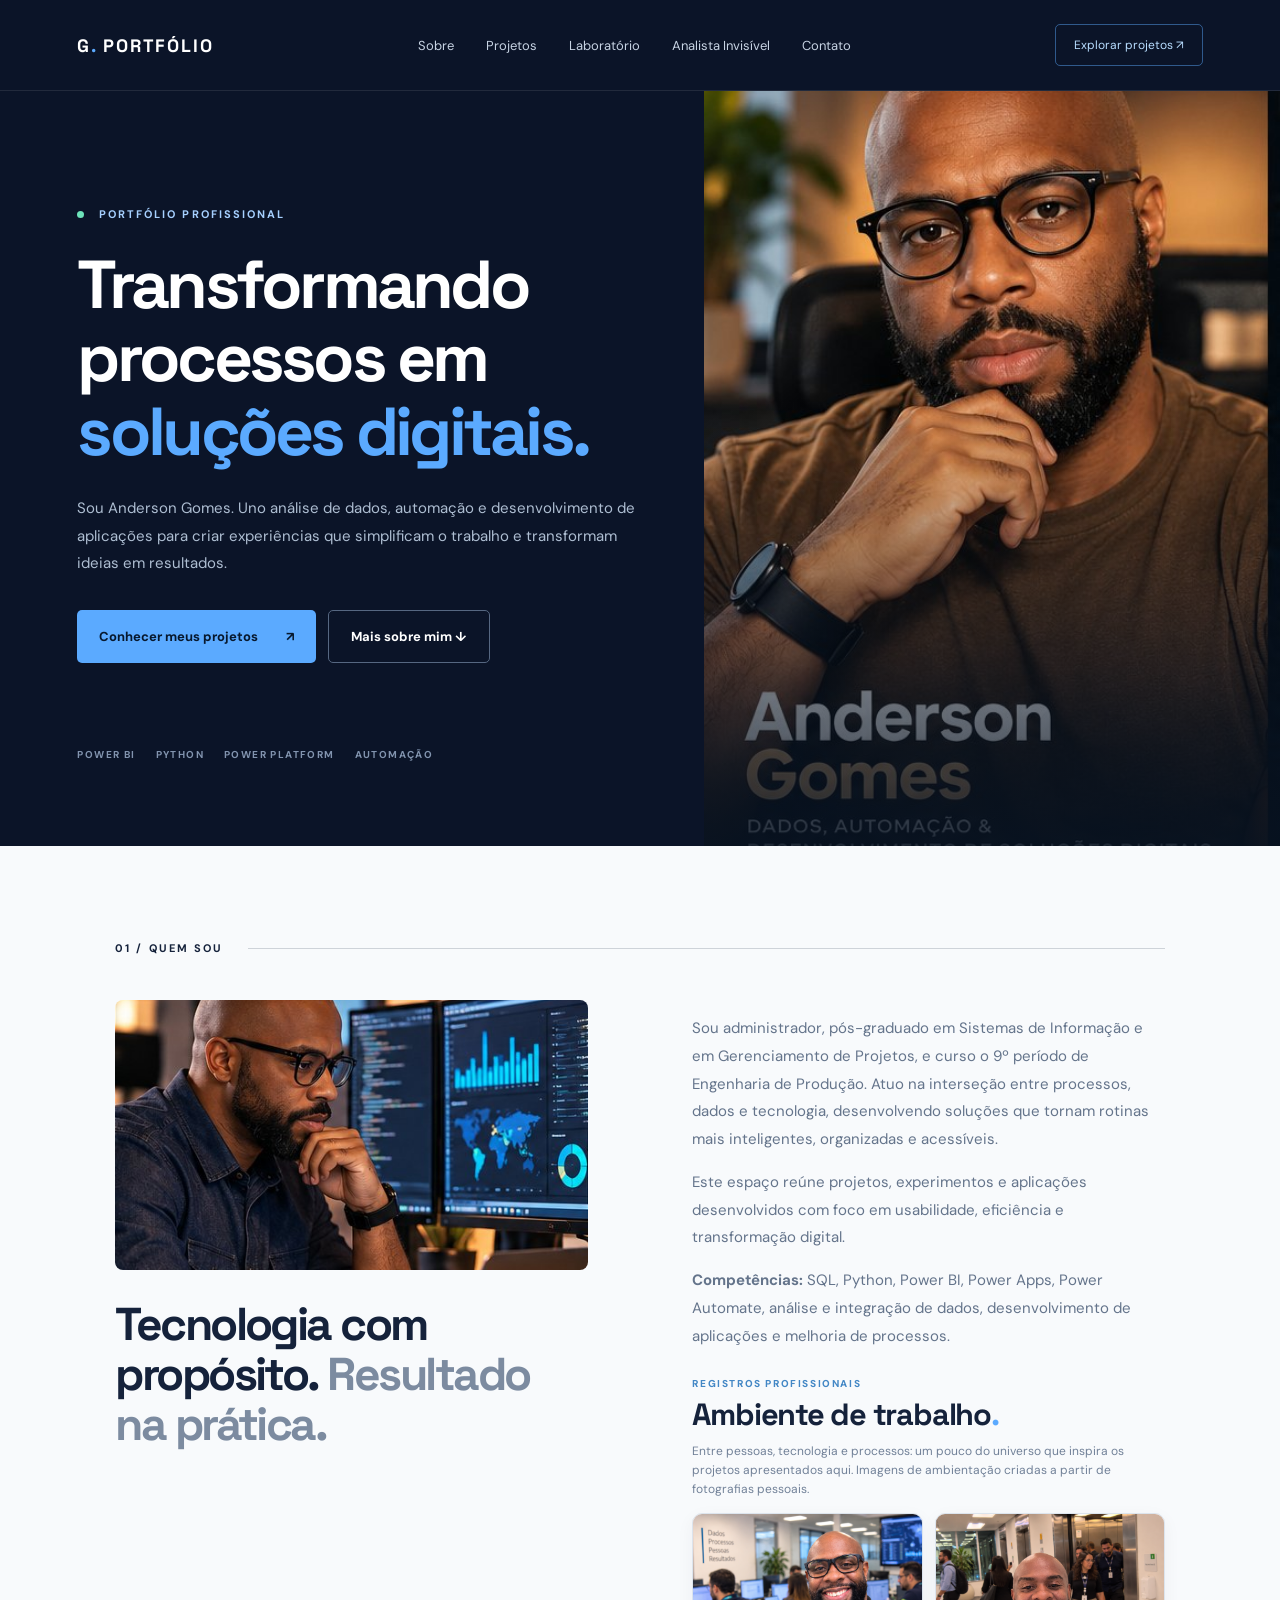
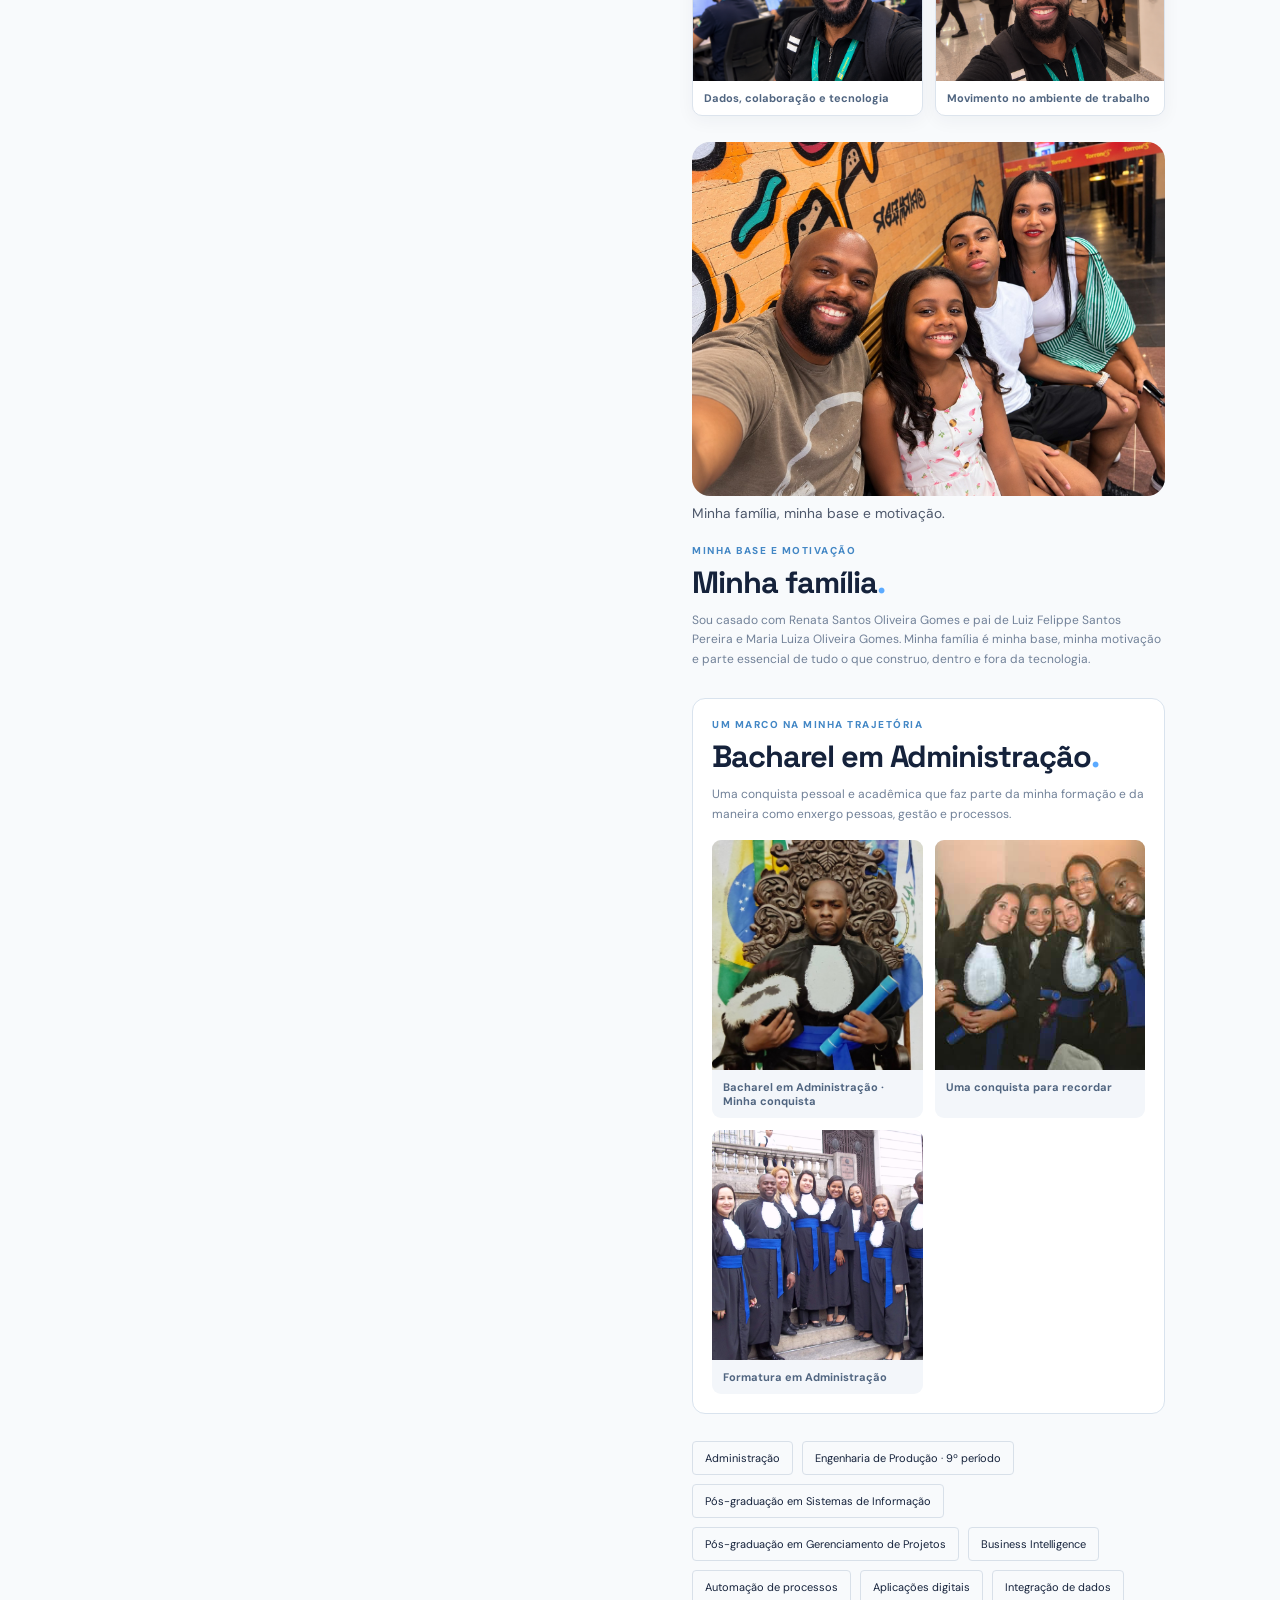
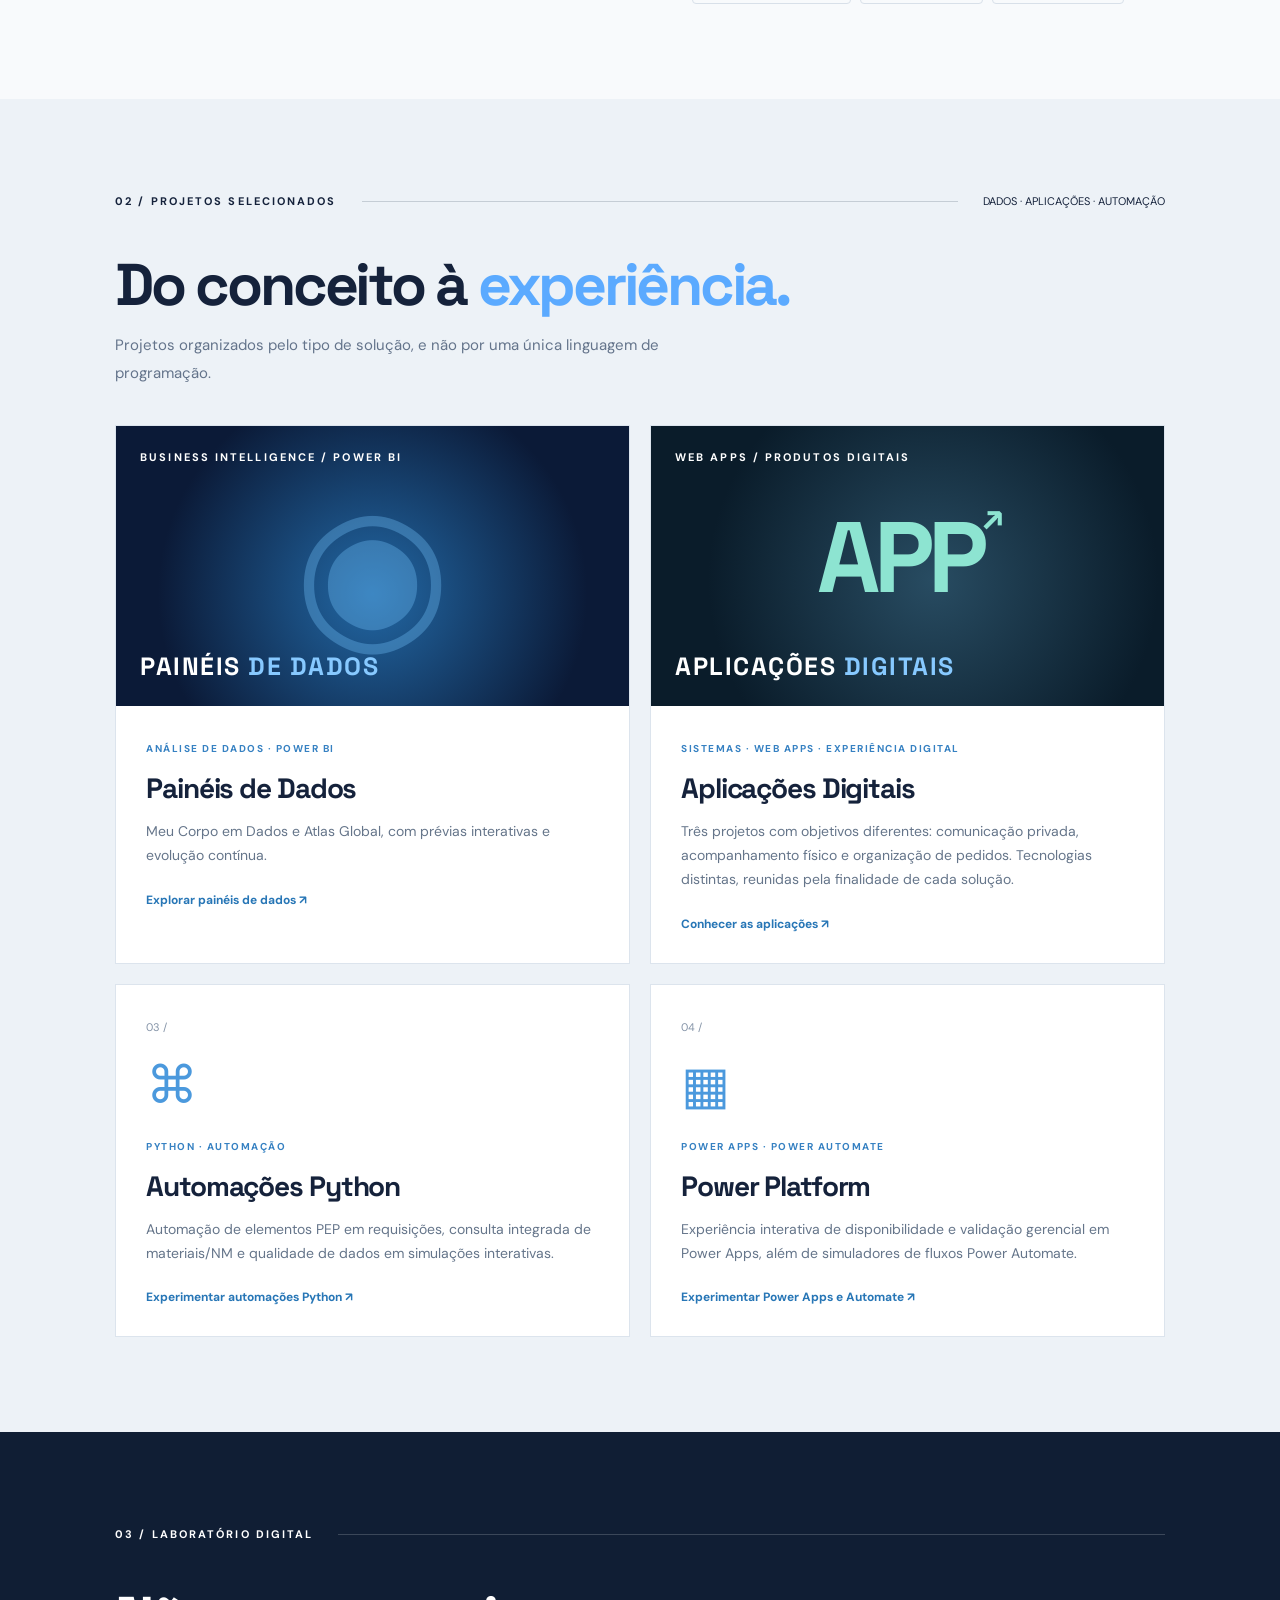
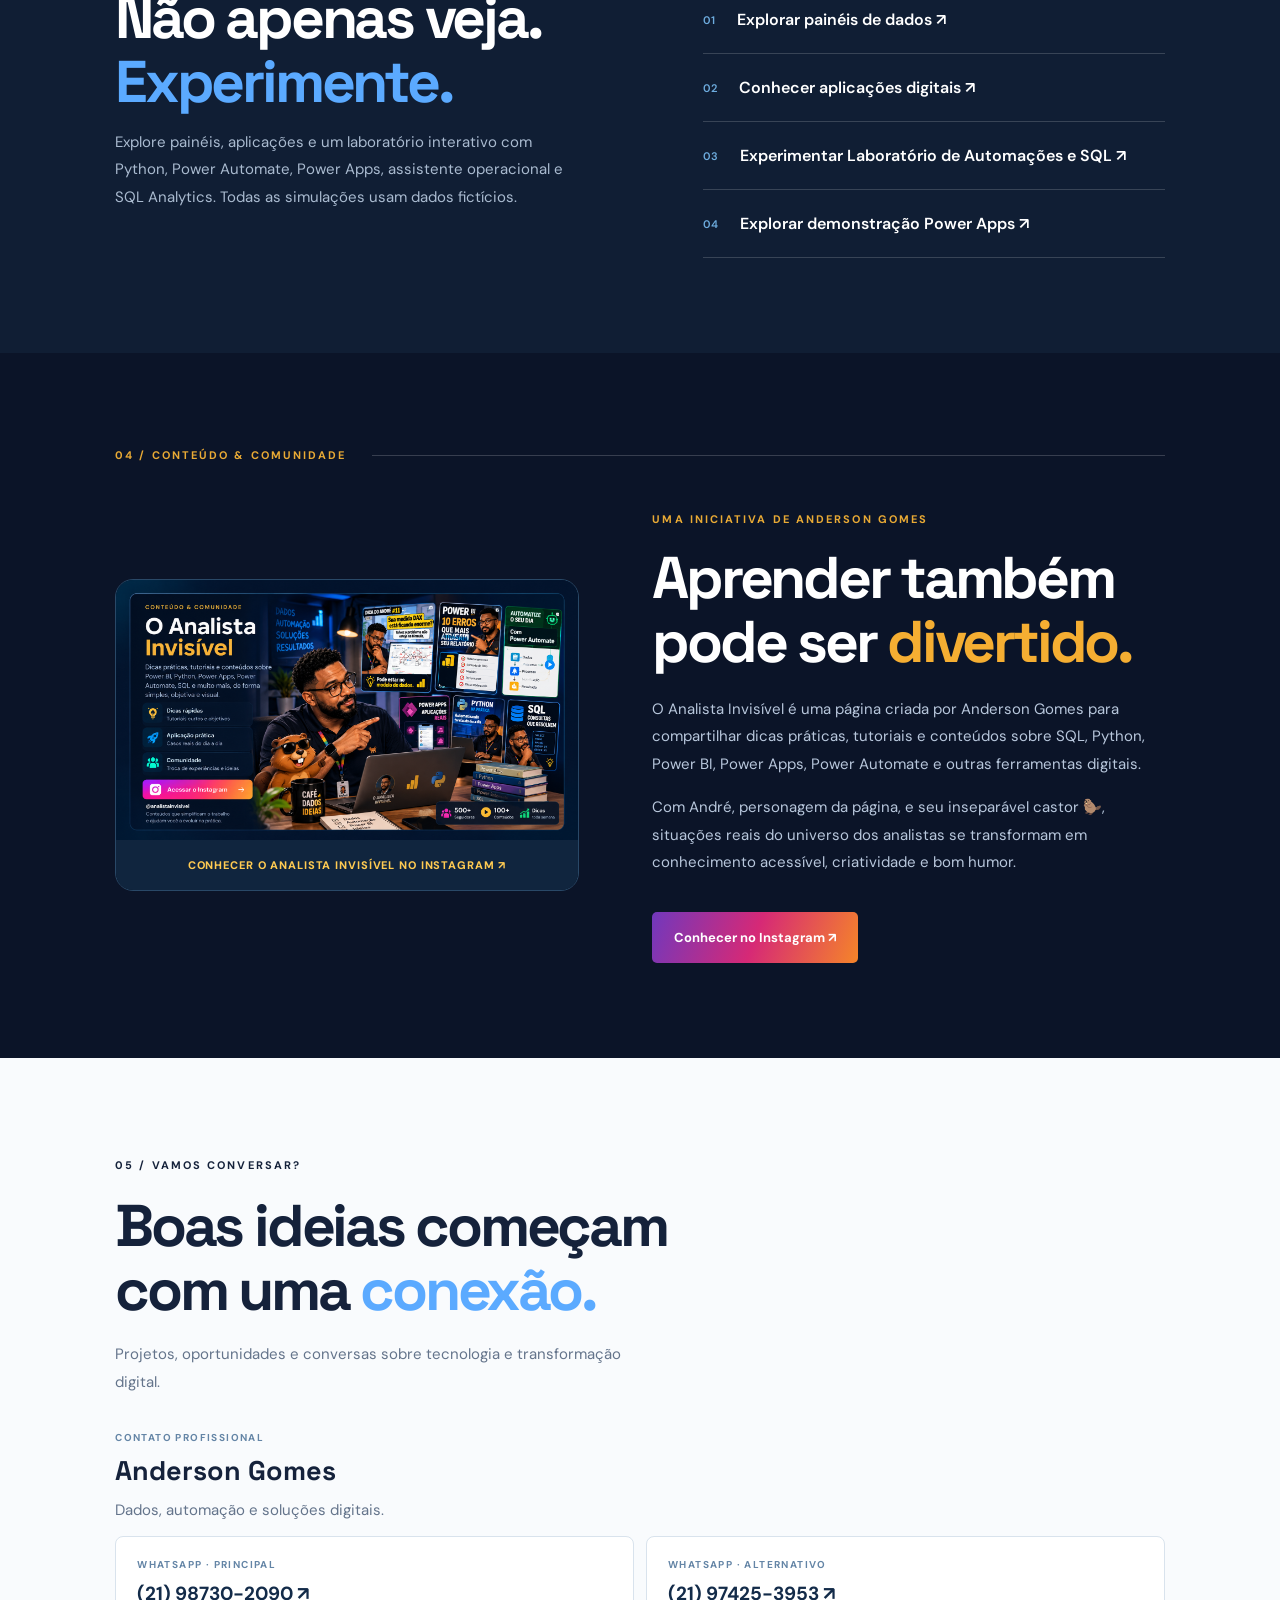
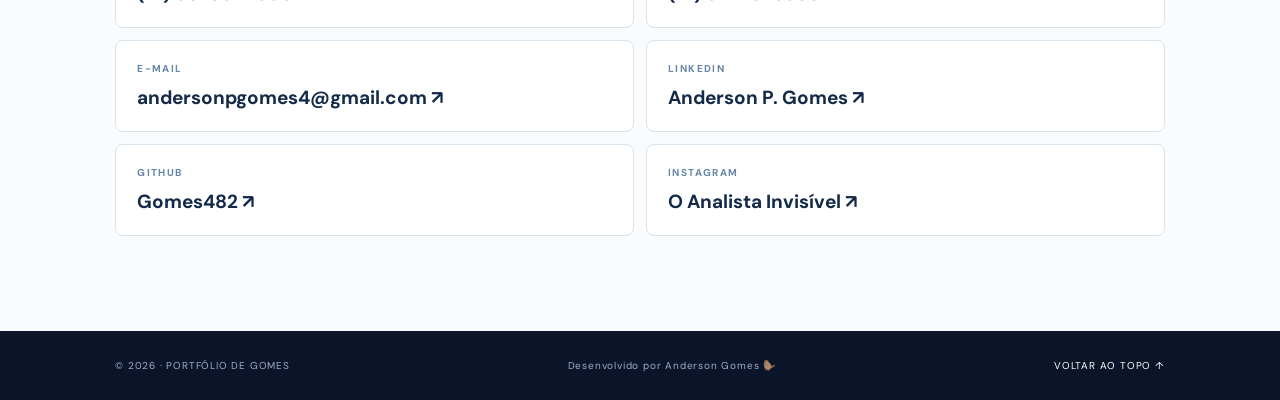
<file: index.html>
<!doctype html>
<html lang="pt-BR"><head><meta charset="utf-8"><meta name="viewport" content="width=device-width,initial-scale=1"><meta name="theme-color" content="#0b1428"><meta name="description" content="Portfólio de Anderson Gomes: dados, automação e soluções digitais."><title>Portfólio de Gomes | Soluções Digitais</title><link rel="stylesheet" href="style.css?v=analista-art-5"></head>
<body><header class="nav"><a class="brand" href="#inicio">G<span>.</span> PORTFÓLIO</a><nav aria-label="Menu principal"><a href="#sobre">Sobre</a><a href="#projetos">Projetos</a><a href="#laboratorio">Laboratório</a><a href="#analista">Analista Invisível</a><a href="#contato">Contato</a></nav><a class="navcta" href="#projetos">Explorar projetos ↗</a></header>
<main><section class="hero" id="inicio"><div class="hero-inner"><p class="eyebrow"><span class="dot"></span> PORTFÓLIO PROFISSIONAL</p><h1>Transformando processos em <em>soluções digitais.</em></h1><p class="lead">Sou Anderson Gomes. Uno análise de dados, automação e desenvolvimento de aplicações para criar experiências que simplificam o trabalho e transformam ideias em resultados.</p><div class="actions"><a class="button primary" href="#projetos">Conhecer meus projetos <span>↗</span></a><a class="button secondary" href="#sobre">Mais sobre mim ↓</a></div><div class="stack"><span>POWER BI</span><span>PYTHON</span><span>POWER PLATFORM</span><span>AUTOMAÇÃO</span></div></div><div class="hero-art"><img class="hero-photo" src="anderson-retrato.jpg" alt="Retrato profissional de Anderson Gomes, com óculos pretos e camiseta marrom"></div></section>
<section class="section light" id="sobre"><div class="section-top"><span class="kicker">01 / QUEM SOU</span><span class="section-line"></span></div><div class="about"><div class="about-visual"><img src="anderson-trabalho.jpg" alt="Anderson Gomes trabalhando com análise de dados em um escritório" loading="lazy"><h2>Tecnologia com propósito. <span>Resultado na prática.</span></h2></div><div><p>Sou administrador, pós-graduado em Sistemas de Informação e em Gerenciamento de Projetos, e curso o 9º período de Engenharia de Produção. Atuo na interseção entre processos, dados e tecnologia, desenvolvendo soluções que tornam rotinas mais inteligentes, organizadas e acessíveis.</p><p>Este espaço reúne projetos, experimentos e aplicações desenvolvidos com foco em usabilidade, eficiência e transformação digital.</p><p><strong>Competências:</strong> SQL, Python, Power BI, Power Apps, Power Automate, análise e integração de dados, desenvolvimento de aplicações e melhoria de processos.</p><div class="work-gallery" aria-label="Ambiente de trabalho"><div class="work-gallery-heading"><span class="work-gallery-kicker">REGISTROS PROFISSIONAIS</span><strong>Ambiente de trabalho<span>.</span></strong><p>Entre pessoas, tecnologia e processos: um pouco do universo que inspira os projetos apresentados aqui. Imagens de ambientação criadas a partir de fotografias pessoais.</p></div><div class="work-gallery-grid"><figure><img src="file_000000002b3c820eb1822e6bd95e36fd.png" alt="Anderson em composição visual de ambiente de trabalho com equipe e painéis de dados" loading="lazy"><figcaption>Dados, colaboração e tecnologia</figcaption></figure><figure><img src="file_00000000c5c0820eb9dc6a3c31440089.png" alt="Anderson em composição visual no corredor profissional com pessoas saindo do elevador" loading="lazy"><figcaption>Movimento no ambiente de trabalho</figcaption></figure></div></div><div class="family-gallery" aria-label="Minha família"><figure class="family-photo" style="margin:0 0 22px"><img src="familia-anderson.jpg" alt="Anderson Gomes com sua esposa Renata e seus filhos Luiz Felippe e Maria Luiza" loading="lazy" style="display:block;width:100%;height:auto;max-height:520px;object-fit:cover;object-position:center 42%;border-radius:18px" onerror="this.closest('figure').style.display='none'"><figcaption style="margin-top:8px;font-size:.86rem;opacity:.75">Minha família, minha base e motivação.</figcaption></figure><div class="graduation-heading"><span class="graduation-kicker">MINHA BASE E MOTIVAÇÃO</span><strong>Minha família<span>.</span></strong><p>Sou casado com Renata Santos Oliveira Gomes e pai de Luiz Felippe Santos Pereira e Maria Luiza Oliveira Gomes. Minha família é minha base, minha motivação e parte essencial de tudo o que construo, dentro e fora da tecnologia.</p></div></div><div class="graduation-gallery" aria-label="Formatura em Administração"><div class="graduation-heading"><span class="graduation-kicker">UM MARCO NA MINHA TRAJETÓRIA</span><strong>Bacharel em Administração<span>.</span></strong><p>Uma conquista pessoal e acadêmica que faz parte da minha formação e da maneira como enxergo pessoas, gestão e processos.</p></div><div class="graduation-grid"><figure><img src="Formatura%20ADM.jpg" alt="Anderson Gomes em sua formatura de Bacharelado em Administração" loading="lazy"><figcaption>Bacharel em Administração · Minha conquista</figcaption></figure><figure><img src="FB_IMG_1458077417396.jpg" alt="Registro pessoal da formatura em Bacharelado em Administração" loading="lazy"><figcaption>Uma conquista para recordar</figcaption></figure><figure><img src="Imagem%20027.jpg" alt="Fotografia da celebração da graduação em Administração" loading="lazy"><figcaption>Formatura em Administração</figcaption></figure></div></div><div class="chips"><span>Administração</span><span>Engenharia de Produção · 9º período</span><span>Pós-graduação em Sistemas de Informação</span><span>Pós-graduação em Gerenciamento de Projetos</span><span>Business Intelligence</span><span>Automação de processos</span><span>Aplicações digitais</span><span>Integração de dados</span></div></div></div></section>
<section class="section projects" id="projetos"><div class="section-top"><span class="kicker">02 / PROJETOS SELECIONADOS</span><span class="section-line"></span><span class="counter">DADOS · APLICAÇÕES · AUTOMAÇÃO</span></div><h2>Do conceito à <em>experiência.</em></h2><p class="intro">Projetos organizados pelo tipo de solução, e não por uma única linguagem de programação.</p><div class="project-grid"><article class="project feature"><div class="project-visual atlas"><span class="visual-overline">BUSINESS INTELLIGENCE / POWER BI</span><div class="globe" aria-hidden="true">◉</div><div class="visual-bottom">PAINÉIS <span>DE DADOS</span></div></div><div class="project-info"><span class="tag">ANÁLISE DE DADOS · POWER BI</span><h3>Painéis de Dados</h3><p>Meu Corpo em Dados e Atlas Global, com prévias interativas e evolução contínua.</p><a class="project-link" href="paineis.html">Explorar painéis de dados ↗</a></div></article><article class="project feature"><div class="project-visual trinca"><span class="visual-overline">WEB APPS / PRODUTOS DIGITAIS</span><div class="trinca-symbol" style="font-size:100px;letter-spacing:-.06em">APP<span style="font-size:36px">↗</span></div><div class="visual-bottom">APLICAÇÕES <span>DIGITAIS</span></div></div><div class="project-info"><span class="tag">SISTEMAS · WEB APPS · EXPERIÊNCIA DIGITAL</span><h3>Aplicações Digitais</h3><p>Três projetos com objetivos diferentes: comunicação privada, acompanhamento físico e organização de pedidos. Tecnologias distintas, reunidas pela finalidade de cada solução.</p><a class="project-link" href="aplicacoes.html">Conhecer as aplicações ↗</a></div></article><article class="project compact"><span class="project-number">03 /</span><div class="compact-icon">⌘</div><span class="tag">PYTHON · AUTOMAÇÃO</span><h3>Automações Python</h3><p>Automação de elementos PEP em requisições, consulta integrada de materiais/NM e qualidade de dados em simulações interativas.</p><a class="project-link" href="laboratorio.html">Experimentar automações Python ↗</a></article><article class="project compact"><span class="project-number">04 /</span><div class="compact-icon">▦</div><span class="tag">POWER APPS · POWER AUTOMATE</span><h3>Power Platform</h3><p>Experiência interativa de disponibilidade e validação gerencial em Power Apps, além de simuladores de fluxos Power Automate.</p><a class="project-link" href="power-apps-demo.html">Experimentar Power Apps e Automate ↗</a></article></div></section>
<section class="section lab" id="laboratorio"><div class="section-top"><span class="kicker">03 / LABORATÓRIO DIGITAL</span><span class="section-line"></span></div><div class="lab-inner"><div><h2>Não apenas veja.<br><em>Experimente.</em></h2><p>Explore painéis, aplicações e um laboratório interativo com Python, Power Automate, Power Apps, assistente operacional e SQL Analytics. Todas as simulações usam dados fictícios.</p></div><div class="lab-list"><div><span>01</span> <a href="paineis.html">Explorar painéis de dados ↗</a></div><div><span>02</span> <a href="aplicacoes.html">Conhecer aplicações digitais ↗</a></div><div><span>03</span> <a href="laboratorio.html">Experimentar Laboratório de Automações e SQL ↗</a></div><div><span>04</span> <a href="power-apps-demo.html">Explorar demonstração Power Apps ↗</a></div></div></div></section>
<section class="section analyst" id="analista"><div class="section-top"><span class="kicker">04 / CONTEÚDO & COMUNIDADE</span><span class="section-line"></span></div><div class="analyst-inner"><div class="analyst-artwork"><img src="analista-invisivel-vitrine.png" alt="Arte de apresentação de O Analista Invisível com André, o castor e conteúdos de ferramentas de dados" loading="lazy"><a class="artwork-link" href="https://www.instagram.com/analistainvisivel/" target="_blank" rel="noopener noreferrer">CONHECER O ANALISTA INVISÍVEL NO INSTAGRAM ↗</a></div><div><span class="kicker">UMA INICIATIVA DE ANDERSON GOMES</span><h2>Aprender também pode ser <em>divertido.</em></h2><p>O Analista Invisível é uma página criada por Anderson Gomes para compartilhar dicas práticas, tutoriais e conteúdos sobre SQL, Python, Power BI, Power Apps, Power Automate e outras ferramentas digitais.</p><p>Com André, personagem da página, e seu inseparável castor 🦫, situações reais do universo dos analistas se transformam em conhecimento acessível, criatividade e bom humor.</p><a class="button instagram-button" href="https://www.instagram.com/analistainvisivel/" target="_blank" rel="noopener noreferrer" aria-label="Visitar o Instagram O Analista Invisível">Conhecer no Instagram ↗</a></div></div></section><section class="section contact" id="contato"><span class="kicker">05 / VAMOS CONVERSAR?</span><h2>Boas ideias começam<br>com uma <em>conexão.</em></h2><p>Projetos, oportunidades e conversas sobre tecnologia e transformação digital.</p><div class="contact-grid"><div class="contact-person"><span class="contact-label">CONTATO PROFISSIONAL</span><h3>Anderson Gomes</h3><p>Dados, automação e soluções digitais.</p></div><a class="contact-item" href="https://wa.me/5521987302090" target="_blank" rel="noopener noreferrer"><span>WHATSAPP · PRINCIPAL</span><strong>(21) 98730-2090 ↗</strong></a><a class="contact-item" href="https://wa.me/5521974253953" target="_blank" rel="noopener noreferrer"><span>WHATSAPP · ALTERNATIVO</span><strong>(21) 97425-3953 ↗</strong></a><a class="contact-item" href="mailto:andersonpgomes4@gmail.com"><span>E-MAIL</span><strong>andersonpgomes4@gmail.com ↗</strong></a><a class="contact-item" href="https://www.linkedin.com/in/anderson-p-gomes/" target="_blank" rel="noopener noreferrer"><span>LINKEDIN</span><strong>Anderson P. Gomes ↗</strong></a><a class="contact-item" href="https://github.com/Gomes482" target="_blank" rel="noopener noreferrer"><span>GITHUB</span><strong>Gomes482 ↗</strong></a><a class="contact-item" href="https://www.instagram.com/analistainvisivel/" target="_blank" rel="noopener noreferrer"><span>INSTAGRAM</span><strong>O Analista Invisível ↗</strong></a></div></section></main><footer><span>© 2026 · PORTFÓLIO DE GOMES</span><span>Desenvolvido por Anderson Gomes 🦫</span><a href="#inicio">VOLTAR AO TOPO ↑</a></footer></body></html>
</file>
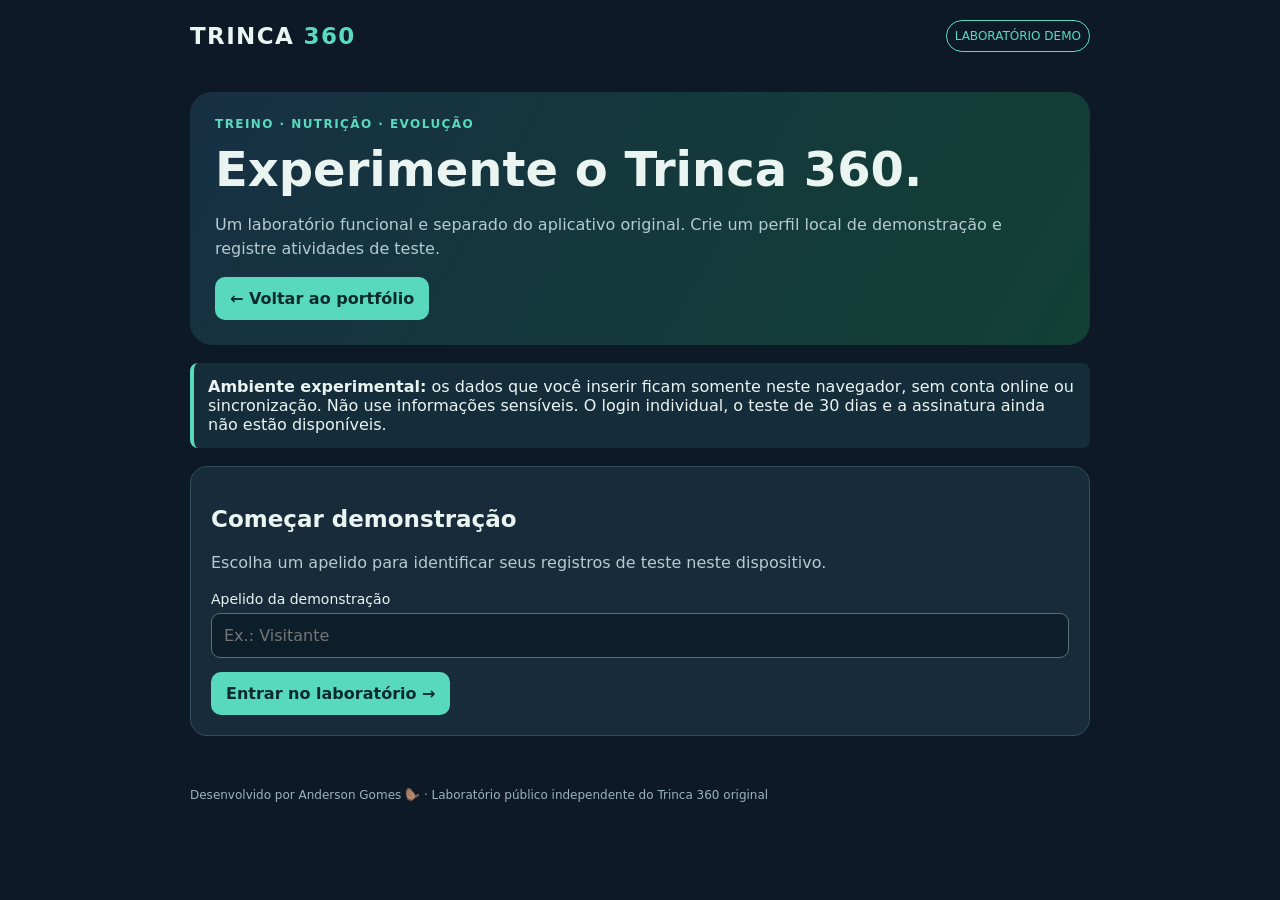
<file: demo-trinca/index.html>
<!doctype html><html lang="pt-BR"><head><meta charset="utf-8"><meta name="viewport" content="width=device-width,initial-scale=1"><meta name="theme-color" content="#101d2d"><title>Trinca 360 | Laboratório interativo</title><style>*{box-sizing:border-box}body{margin:0;background:#0d1927;color:#eaf5f2;font:16px system-ui,-apple-system,Segoe UI,sans-serif}main,header,footer{max-width:940px;margin:auto;padding:20px}header{display:flex;justify-content:space-between;align-items:center;gap:10px}.brand{font-weight:900;letter-spacing:.06em;font-size:23px}.brand b,.eyebrow{color:#59d9bd}.pill{border:1px solid #59d9bd;border-radius:30px;padding:8px;font-size:12px;color:#59d9bd}h1{font-size:clamp(30px,6vw,48px);margin:10px 0}h2{font-size:23px}p,.muted{color:#b6cbd2;line-height:1.5}.muted{font-size:13px}.hero{padding:25px;border-radius:22px;background:linear-gradient(120deg,#173044,#124034)}.eyebrow{font-size:12px;letter-spacing:.12em;font-weight:800}.notice{background:#152d3a;border-left:4px solid #59d9bd;padding:14px;margin:18px 0;border-radius:8px}.card{background:#172b3b;border:1px solid #304e5b;border-radius:17px;padding:20px;margin:12px 0}.grid{display:grid;grid-template-columns:repeat(3,1fr);gap:12px}.grid .card{margin:0}.metric{font-size:29px;font-weight:800;display:block;margin-top:8px}button,.button{cursor:pointer;background:#58d9bd;color:#092b2b;border:0;border-radius:10px;padding:12px 15px;font:inherit;font-weight:750;text-decoration:none;display:inline-block}button.secondary{background:#254658;color:#f1fbfa}button.danger{background:#56333b;color:#fff}button:focus-visible,input:focus-visible,select:focus-visible{outline:3px solid #fff}input,select{width:100%;background:#0d1e2b;color:#fff;border:1px solid #53707d;border-radius:9px;padding:12px;font:inherit;margin:6px 0 14px}label{display:block;font-size:14px}nav{display:flex;gap:8px;flex-wrap:wrap;margin:18px 0}nav button[aria-selected=true]{background:#58d9bd;color:#092b2b}nav button{background:#244254;color:#fff}section[hidden]{display:none}ul{line-height:1.9;padding-left:20px}.actions{display:flex;gap:8px;flex-wrap:wrap}.record{border-bottom:1px solid #38505a;padding:12px 0}.record:last-child{border:0}footer{font-size:12px;color:#9bb3bd}@media(max-width:650px){.grid{grid-template-columns:1fr}header{padding:16px}.hero{padding:20px}}</style></head><body><header><div class="brand">TRINCA <b>360</b></div><span class="pill">LABORATÓRIO DEMO</span></header><main><div class="hero"><div class="eyebrow">TREINO · NUTRIÇÃO · EVOLUÇÃO</div><h1>Experimente o Trinca 360.</h1><p>Um laboratório funcional e separado do aplicativo original. Crie um perfil local de demonstração e registre atividades de teste.</p><a class="button" href="../">← Voltar ao portfólio</a></div><div class="notice"><b>Ambiente experimental:</b> os dados que você inserir ficam somente neste navegador, sem conta online ou sincronização. Não use informações sensíveis. O login individual, o teste de 30 dias e a assinatura ainda não estão disponíveis.</div><section id="welcome" class="card"><h2>Começar demonstração</h2><p>Escolha um apelido para identificar seus registros de teste neste dispositivo.</p><form id="profile-form"><label for="nickname">Apelido da demonstração</label><input id="nickname" maxlength="35" required autocomplete="off" placeholder="Ex.: Visitante"><button type="submit">Entrar no laboratório →</button></form></section><div id="workspace" hidden><div class="card"><div class="actions" style="justify-content:space-between;align-items:center"><div><span class="muted">Perfil de teste</span><h2 id="greeting" style="margin:5px 0"></h2></div><button id="reset" class="danger" type="button">Apagar demonstração</button></div></div><div class="grid"><div class="card"><span class="muted">Treinos registrados</span><span id="count-workouts" class="metric">0</span></div><div class="card"><span class="muted">Minutos de atividade</span><span id="count-minutes" class="metric">0</span></div><div class="card"><span class="muted">Água registrada</span><span id="count-water" class="metric">0 ml</span></div></div><nav aria-label="Áreas do laboratório"><button class="secondary" data-tab="treinos" aria-selected="true">Treinos</button><button class="secondary" data-tab="nutricao" aria-selected="false">Nutrição</button><button class="secondary" data-tab="evolucao" aria-selected="false">Evolução</button><button class="secondary" data-tab="manual" aria-selected="false">Manual</button></nav><section data-panel="treinos" class="card"><h2>Registrar treino</h2><form id="workout-form"><label for="activity">Atividade</label><select id="activity"><option>Peito e bíceps</option><option>Pernas e core</option><option>Costas e ombros</option><option>Caminhada</option><option>Outro treino</option></select><label for="minutes">Duração (minutos)</label><input id="minutes" type="number" min="1" max="600" value="30" required><button type="submit">Salvar treino</button></form><h3>Histórico</h3><div id="workout-list" aria-live="polite"></div></section><section data-panel="nutricao" class="card" hidden><h2>Registrar hidratação</h2><form id="water-form"><label for="water">Quantidade de água (ml)</label><input id="water" type="number" min="1" max="3000" value="250" required><button type="submit">Adicionar água</button></form><h3>Alimentação</h3><form id="meal-form"><label for="meal">Descrição simples da refeição</label><input id="meal" maxlength="100" placeholder="Ex.: almoço" required><button type="submit">Registrar refeição</button></form><div id="meal-list" aria-live="polite"></div></section><section data-panel="evolucao" class="card" hidden><h2>Minha evolução no laboratório</h2><p>Os indicadores acima são calculados com os registros feitos neste navegador.</p><div id="progress-list"></div></section><section data-panel="manual" class="card" hidden><h2>Manual rápido</h2><ul><li>Cadastre um apelido fictício para iniciar.</li><li>Registre treinos e minutos na aba Treinos.</li><li>Adicione água e refeições na aba Nutrição.</li><li>Consulte o resumo na aba Evolução.</li><li>Use “Apagar demonstração” para excluir os dados locais de teste.</li></ul><p>Esta é uma versão experimental independente. Não é um serviço de autenticação, assinatura ou acompanhamento profissional de saúde.</p></section></div></main><footer>Desenvolvido por Anderson Gomes 🦫 · Laboratório público independente do Trinca 360 original</footer><script>(()=>{'use strict';const KEY='trinca360_demo_lab_v1';const $=id=>document.getElementById(id);let state;try{state=JSON.parse(localStorage.getItem(KEY))}catch(e){}if(!state||typeof state!=='object'||!Array.isArray(state.workouts)||!Array.isArray(state.meals)||!Array.isArray(state.water))state={nickname:'',workouts:[],meals:[],water:[]};const save=()=>{try{localStorage.setItem(KEY,JSON.stringify(state))}catch(e){alert('Não foi possível salvar neste navegador. Verifique o armazenamento local.')}};const escape=s=>String(s).replace(/[&<>"']/g,c=>({'&':'&amp;','<':'&lt;','>':'&gt;','"':'&quot;',"'":'&#39;'}[c]));const stamp=()=>new Date().toLocaleString('pt-BR');function render(){const active=!!state.nickname;$('welcome').hidden=active;$('workspace').hidden=!active;if(!active)return;$('greeting').textContent=state.nickname;$('count-workouts').textContent=state.workouts.length;$('count-minutes').textContent=state.workouts.reduce((n,x)=>n+x.minutes,0);$('count-water').textContent=state.water.reduce((n,x)=>n+x.ml,0)+' ml';$('workout-list').innerHTML=state.workouts.length?state.workouts.slice().reverse().map(x=>'<div class="record"><b>'+escape(x.name)+'</b> · '+x.minutes+' min<br><span class="muted">'+escape(x.date)+'</span></div>').join(''):'<p>Nenhum treino registrado ainda.</p>';$('meal-list').innerHTML=state.meals.length?state.meals.slice().reverse().map(x=>'<div class="record">'+escape(x.name)+'<br><span class="muted">'+escape(x.date)+'</span></div>').join(''):'<p>Nenhuma refeição registrada.</p>';$('progress-list').innerHTML='<p><b>'+state.workouts.length+'</b> treino(s), <b>'+state.meals.length+'</b> refeição(ões) e <b>'+state.water.length+'</b> registro(s) de hidratação.</p>';} $('profile-form').addEventListener('submit',e=>{e.preventDefault();const name=$('nickname').value.trim();if(!name)return;state.nickname=name;save();render()});$('workout-form').addEventListener('submit',e=>{e.preventDefault();const minutes=Number($('minutes').value);if(!Number.isInteger(minutes)||minutes<1||minutes>600)return;state.workouts.push({name:$('activity').value,minutes,date:stamp()});save();render()});$('water-form').addEventListener('submit',e=>{e.preventDefault();const ml=Number($('water').value);if(!Number.isInteger(ml)||ml<1||ml>3000)return;state.water.push({ml,date:stamp()});save();render()});$('meal-form').addEventListener('submit',e=>{e.preventDefault();const name=$('meal').value.trim();if(!name)return;state.meals.push({name,date:stamp()});$('meal').value='';save();render()});document.querySelectorAll('[data-tab]').forEach(b=>b.addEventListener('click',()=>{document.querySelectorAll('[data-tab]').forEach(x=>x.setAttribute('aria-selected',String(x===b)));document.querySelectorAll('[data-panel]').forEach(p=>p.hidden=p.dataset.panel!==b.dataset.tab)}));$('reset').addEventListener('click',()=>{if(!confirm('Apagar todos os registros de demonstração deste navegador? Isso não altera seu Trinca 360 original.'))return;localStorage.removeItem(KEY);state={nickname:'',workouts:[],meals:[],water:[]};$('nickname').value='';render()});render()})();</script></body></html>
</file>
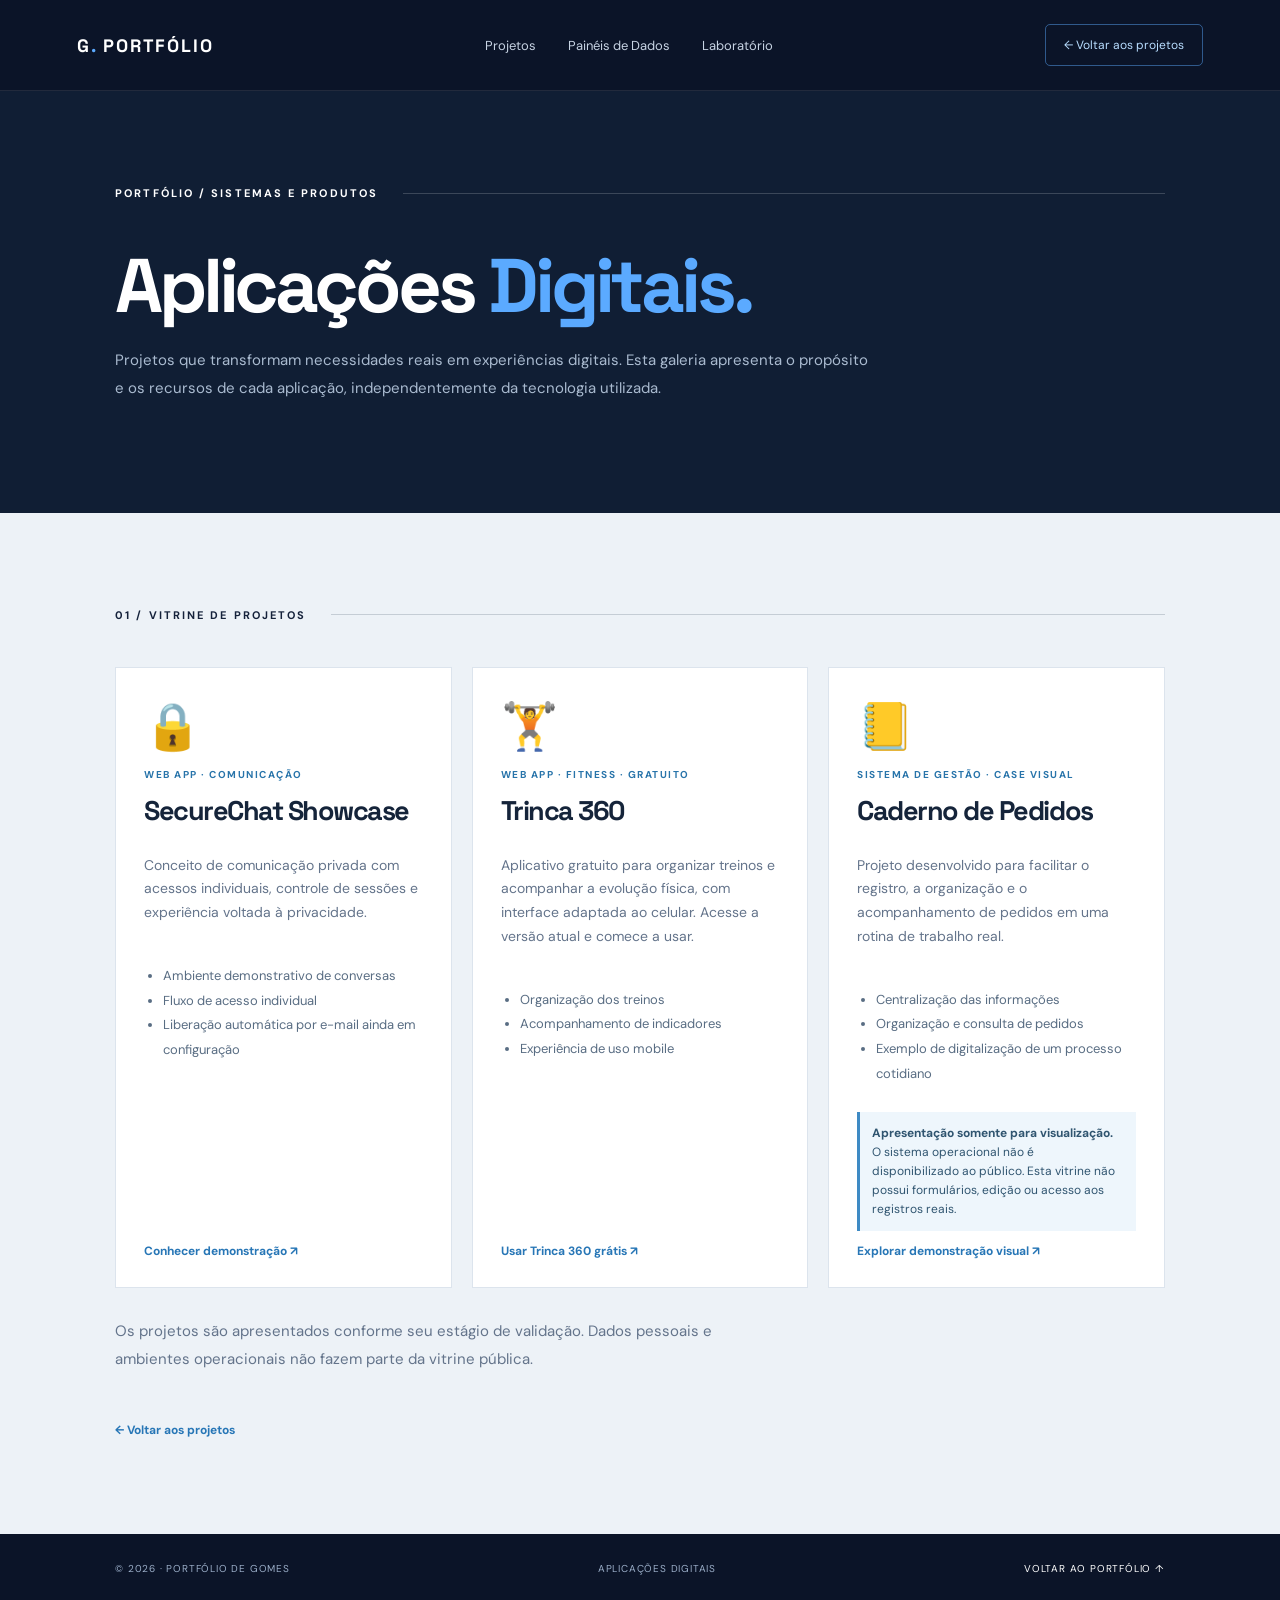
<file: aplicacoes.html>
<!doctype html><html lang="pt-BR"><head><meta charset="utf-8"><meta name="viewport" content="width=device-width,initial-scale=1"><meta name="theme-color" content="#0b1428"><title>Aplicações Digitais | Portfólio de Gomes</title><link rel="stylesheet" href="style.css?v=apps-1"><style>.app-intro{max-width:760px;color:#aebfd4;line-height:1.8}.apps{display:grid;grid-template-columns:repeat(3,minmax(0,1fr));gap:20px}.app{background:#fff;color:#15243a;border:1px solid #dce4ed;padding:28px;display:flex;flex-direction:column;gap:12px}.app .symbol{font-size:46px}.app h2{font:700 27px 'Space Grotesk',sans-serif;margin:0}.app p{color:#64748b;font-size:14px;line-height:1.7}.app .tag{color:#2874aa}.app .project-link{margin-top:auto}.demo-note{background:#eef6fc;color:#305570;border-left:3px solid #3e8ac4;padding:12px;font-size:12px;line-height:1.6}.app ul{padding-left:19px;color:#596d83;font-size:13px;line-height:1.9}@media(max-width:950px){.apps{grid-template-columns:1fr}} </style></head><body><header class="nav"><a class="brand" href="index.html#inicio">G<span>.</span> PORTFÓLIO</a><nav aria-label="Menu principal"><a href="index.html#projetos">Projetos</a><a href="paineis.html">Painéis de Dados</a><a href="index.html#laboratorio">Laboratório</a></nav><a class="navcta" href="index.html#projetos">← Voltar aos projetos</a></header><main><section class="section lab"><div class="section-top"><span class="kicker">PORTFÓLIO / SISTEMAS E PRODUTOS</span><span class="section-line"></span></div><h1 style="font:700 clamp(40px,6vw,76px)/1.08 'Space Grotesk',sans-serif;letter-spacing:-.055em;margin:0 0 20px">Aplicações <span style="color:#5baaff">Digitais.</span></h1><p class="app-intro">Projetos que transformam necessidades reais em experiências digitais. Esta galeria apresenta o propósito e os recursos de cada aplicação, independentemente da tecnologia utilizada.</p></section><section class="section projects"><div class="section-top"><span class="kicker">01 / VITRINE DE PROJETOS</span><span class="section-line"></span></div><div class="apps"><article class="app"><div class="symbol" aria-hidden="true">🔒</div><span class="tag">WEB APP · COMUNICAÇÃO</span><h2>SecureChat Showcase</h2><p>Conceito de comunicação privada com acessos individuais, controle de sessões e experiência voltada à privacidade.</p><ul><li>Ambiente demonstrativo de conversas</li><li>Fluxo de acesso individual</li><li>Liberação automática por e-mail ainda em configuração</li></ul><a class="project-link" href="https://securechat-showcase-gomes.floot.app" target="_blank" rel="noopener noreferrer">Conhecer demonstração ↗</a></article><article class="app"><div class="symbol" aria-hidden="true">🏋️</div><span class="tag">WEB APP · FITNESS · GRATUITO</span><h2>Trinca 360</h2><p>Aplicativo gratuito para organizar treinos e acompanhar a evolução física, com interface adaptada ao celular. Acesse a versão atual e comece a usar.</p><ul><li>Organização dos treinos</li><li>Acompanhamento de indicadores</li><li>Experiência de uso mobile</li></ul><a class="project-link" href="https://gomes482.github.io/TRINCA360/" target="_blank" rel="noopener noreferrer">Usar Trinca 360 grátis ↗</a></article><article class="app"><div class="symbol" aria-hidden="true">📒</div><span class="tag">SISTEMA DE GESTÃO · CASE VISUAL</span><h2>Caderno de Pedidos</h2><p>Projeto desenvolvido para facilitar o registro, a organização e o acompanhamento de pedidos em uma rotina de trabalho real.</p><ul><li>Centralização das informações</li><li>Organização e consulta de pedidos</li><li>Exemplo de digitalização de um processo cotidiano</li></ul><div class="demo-note"><strong>Apresentação somente para visualização.</strong> O sistema operacional não é disponibilizado ao público. Esta vitrine não possui formulários, edição ou acesso aos registros reais.</div><a class="project-link" href="caderno-demo.html">Explorar demonstração visual ↗</a></article></div><p class="intro" style="margin-top:30px">Os projetos são apresentados conforme seu estágio de validação. Dados pessoais e ambientes operacionais não fazem parte da vitrine pública.</p><a class="project-link" href="index.html#projetos">← Voltar aos projetos</a></section></main><footer><span>© 2026 · PORTFÓLIO DE GOMES</span><span>APLICAÇÕES DIGITAIS</span><a href="index.html#inicio">VOLTAR AO PORTFÓLIO ↑</a></footer></body></html>
</file>
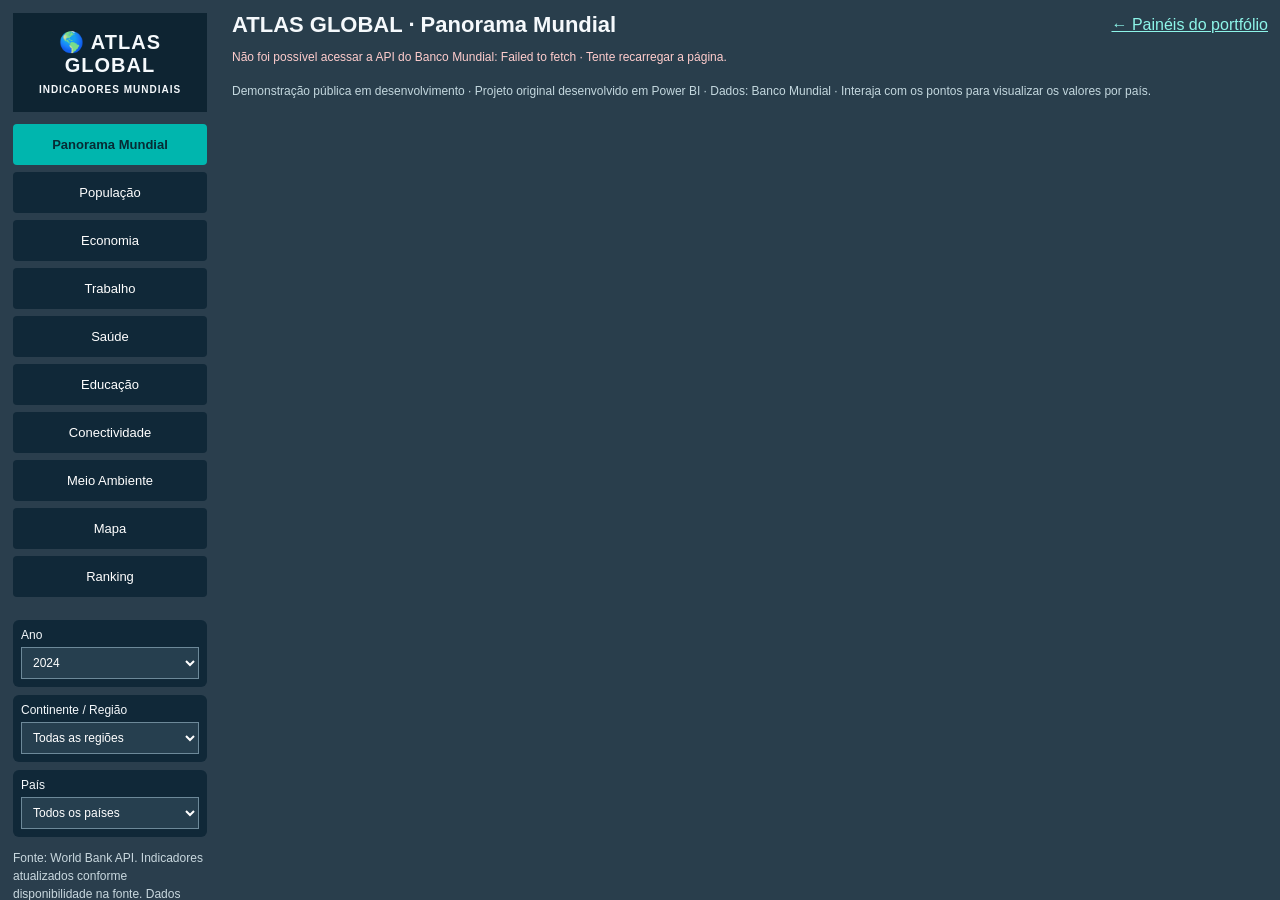
<file: atlas-global.html>
<!doctype html><html lang="pt-BR"><head><meta charset="utf-8"><meta name="viewport" content="width=device-width,initial-scale=1"><title>Atlas Global | Portfólio de Gomes</title><style>
:root{font-family:Arial,sans-serif;background:#293e4c;color:#f5f9fc}*{box-sizing:border-box}body{margin:0}button,select{font:inherit}button{cursor:pointer}.shell{display:grid;grid-template-columns:220px minmax(0,1fr);min-height:100vh}.side{background:#2a3e4d;padding:13px;position:sticky;top:0;height:100vh;overflow:auto}.logo{background:#0e2432;padding:17px 9px;text-align:center;font-weight:800;font-size:20px;letter-spacing:.05em}.logo small{display:block;font-size:10px;margin-top:7px}.side nav{display:grid;gap:7px;margin:12px 0 23px}.side button{background:#102838;border:0;border-radius:4px;color:#fff;padding:13px;text-align:center;font-size:13px}.side button.active{background:#00b6ae;color:#062b34;font-weight:bold}.side label{display:block;background:#102838;border-radius:6px;padding:8px;font-size:12px;margin:8px 0}.side select{display:block;width:100%;padding:7px;margin-top:5px;background:#263f4f;color:#fff;border:1px solid #6d8999}.source{font-size:12px;line-height:1.5;color:#c9d8df}.main{min-width:0;padding:12px}.heading{display:flex;align-items:center;justify-content:space-between;gap:12px;margin-bottom:12px}.heading h1{font-size:22px;margin:0}.heading a{color:#8df5e9}.status{font-size:12px;color:#b7d4dc}.kpis{display:grid;grid-template-columns:repeat(5,minmax(0,1fr));gap:8px;margin-bottom:10px}.kpi{background:#112735;padding:17px 8px;text-align:center;min-width:0;border-radius:4px}.kpi b{font-size:23px;display:block;margin:8px 0}.kpi small{font-size:11px}.grid{display:grid;grid-template-columns:repeat(3,minmax(0,1fr));gap:8px}.panel{background:#102838;border-radius:6px;padding:12px;min-width:0}.panel h2{font-size:13px;margin:0 0 10px}.panel p{font-size:11px;color:#b8d4db}.chart{height:245px;position:relative}.chart svg{width:100%;height:100%;overflow:visible}.chart .gridline{stroke:#79929c;stroke-width:.65}.chart .axis{fill:#bed4dc;font-size:10px}.chart circle{cursor:crosshair;opacity:.82;stroke:#fff3;stroke-width:.5}.chart circle:hover,.chart circle:focus{opacity:1;stroke:white;stroke-width:2;outline:none}.tooltip{position:fixed;z-index:200;background:#fff;color:#23313a;box-shadow:0 8px 25px #0006;padding:12px 14px;min-width:185px;border-radius:5px;pointer-events:none;font-size:12px;line-height:1.8}.tooltip b{display:block;font-size:14px}.barrow{display:grid;grid-template-columns:110px 1fr 58px;gap:8px;align-items:center;margin:8px 0;font-size:11px}.track{height:12px;background:#304c5c}.fill{height:100%;background:#00b7ac}.notice{background:#173746;border-left:3px solid #00b7ac;padding:13px;line-height:1.6;font-size:13px;margin:10px 0}.error{color:#ffcdcd}.loading{color:#9de7e1}.footer{margin:20px 0;font-size:12px;color:#c4d8df}.wide{grid-column:span 3}.placeholder{padding:50px 25px;text-align:center;border:1px dashed #79929c;border-radius:7px;color:#c5d8e1}.tag{font-size:11px;color:#8de7df}.sr{position:absolute;clip:rect(0,0,0,0);width:1px;height:1px;overflow:hidden}@media(max-width:1000px){.grid{grid-template-columns:repeat(2,minmax(0,1fr))}.wide{grid-column:span 2}.kpis{grid-template-columns:repeat(3,minmax(0,1fr))}}@media(max-width:650px){.shell{display:block}.side{position:static;height:auto}.side nav{grid-template-columns:repeat(3,minmax(0,1fr))}.side button{padding:10px 3px}.filters{display:grid;grid-template-columns:1fr 1fr;gap:5px}.main{padding:8px}.grid{grid-template-columns:1fr}.wide{grid-column:auto}.kpis{grid-template-columns:repeat(2,minmax(0,1fr))}.heading{align-items:flex-start;flex-direction:column}}
</style></head><body><div class="shell"><aside class="side"><div class="logo">🌎 ATLAS GLOBAL<small>INDICADORES MUNDIAIS</small></div><nav id="tabs" aria-label="Abas do Atlas"></nav><div class="filters"><label>Ano<select id="year"><option value="2024">2024</option><option value="2023">2023</option><option value="2022">2022</option><option value="2021">2021</option><option value="2020">2020</option></select></label><label>Continente / Região<select id="region"><option value="">Todas as regiões</option></select></label><label>País<select id="country"><option value="">Todos os países</option></select></label></div><p class="source">Fonte: World Bank API. Indicadores atualizados conforme disponibilidade na fonte. Dados ausentes não são estimados.</p></aside><main class="main"><header class="heading"><h1 id="title">ATLAS GLOBAL · Panorama Mundial</h1><a href="paineis.html">← Painéis do portfólio</a></header><div class="status" id="status" role="status">Carregando dados oficiais…</div><div id="body"></div><footer class="footer">Demonstração pública em desenvolvimento · Projeto original desenvolvido em Power BI · Dados: Banco Mundial · Interaja com os pontos para visualizar os valores por país.</footer></main></div><div class="tooltip" id="tip" hidden></div><script>
const tabs=['Panorama Mundial','População','Economia','Trabalho','Saúde','Educação','Conectividade','Meio Ambiente','Mapa','Ranking'];const indicators={pop:'SP.POP.TOTL',gdp:'NY.GDP.MKTP.CD',gdpPc:'NY.GDP.PCAP.CD',infl:'FP.CPI.TOTL.ZG',unemp:'SL.UEM.TOTL.ZS',urban:'SP.URB.TOTL.IN.ZS',life:'SP.DYN.LE00.IN',school:'SE.SCH.LIFE',internet:'IT.NET.USER.ZS'};let active='Panorama Mundial',countries=[],dataset={},loading=false;const $=id=>document.getElementById(id),fmt=(n,d=1)=>n==null?'—':n.toLocaleString('pt-BR',{maximumFractionDigits:d}),short=n=>n==null?'—':Math.abs(n)>=1e12?fmt(n/1e12,2)+' Tri':Math.abs(n)>=1e9?fmt(n/1e9,2)+' Bi':Math.abs(n)>=1e6?fmt(n/1e6,2)+' Mi':fmt(n,1);const esc=s=>String(s).replace(/[&<>"']/g,c=>({'&':'&amp;','<':'&lt;','>':'&gt;','"':'&quot;',"'":'&#39;'}[c]));const url=(ind,year)=>'https://api.worldbank.org/v2/country/all/indicator/'+ind+'?format=json&per_page=20000&date='+year;async function getJson(url){let res=await fetch(url);if(!res.ok)throw Error('HTTP '+res.status);let j=await res.json();if(!Array.isArray(j)||!Array.isArray(j[1]))throw Error('Resposta indisponível');return j[1]}async function init(){try{let j=await getJson('https://api.worldbank.org/v2/country?format=json&per_page=400');countries=j.filter(x=>x.region?.id!=='NA');let regs=[...new Set(countries.map(x=>x.region.value))].sort();$('region').innerHTML='<option value="">Todas as regiões</option>'+regs.map(v=>'<option>'+esc(v)+'</option>').join('');$('country').innerHTML='<option value="">Todos os países</option>'+countries.sort((a,b)=>a.name.localeCompare(b.name)).map(x=>'<option value="'+esc(x.id)+'">'+esc(x.name)+'</option>').join('');await load()}catch(e){$('status').className='status error';$('status').textContent='Não foi possível acessar a API do Banco Mundial: '+e.message+' · Tente recarregar a página.'}}async function load(){loading=true;$('status').className='status loading';$('status').textContent='Consultando dados oficiais do Banco Mundial…';let year=$('year').value;let results=await Promise.allSettled(Object.entries(indicators).map(async([k,v])=>[k,await getJson(url(v,year))]));dataset={};let failed=[];results.forEach((r,i)=>{let key=Object.keys(indicators)[i];if(r.status==='fulfilled'){dataset[key]=Object.fromEntries(r.value[1].filter(x=>x.value!=null).map(x=>[x.countryiso3code,x.value]))}else{dataset[key]={};failed.push(key)}});loading=false;$('status').className='status'+(failed.length?' error':'');$('status').textContent=failed.length?'Alguns indicadores não foram carregados ('+failed.join(', ')+'). Os gráficos disponíveis continuam acessíveis.':'Dados consultados para '+year+' · Passe o mouse ou toque nos pontos para ver detalhes.';render()}function filtered(){return countries.filter(c=>(!$('region').value||c.region.value===$('region').value)&&(!$('country').value||c.id===$('country').value))}function rows(){return filtered().map(c=>({name:c.name,code:c.id,region:c.region.value,...Object.fromEntries(Object.keys(indicators).map(k=>[k,dataset[k]?.[c.id]??null]))}))}function mean(a,k){let v=a.map(x=>x[k]).filter(Number.isFinite);return v.length?v.reduce((p,c)=>p+c,0)/v.length:null}function sum(a,k){let v=a.map(x=>x[k]).filter(Number.isFinite);return v.length?v.reduce((p,c)=>p+c,0):null}function kpis(items){return '<div class="kpis">'+items.map(([name,value])=>'<div class="kpi"><small>'+esc(name)+'</small><b>'+esc(value)+'</b></div>').join('')+'</div>'}function panel(name,content,wide=false){return '<section class="panel'+(wide?' wide':'')+'"><h2>'+esc(name)+'</h2>'+content+'</section>'}function bar(data,key,title,format=short){let v=data.filter(x=>Number.isFinite(x[key])).sort((a,b)=>b[key]-a[key]).slice(0,10);let max=Math.max(1,...v.map(x=>x[key]));return panel(title,v.length?v.map(x=>'<div class="barrow"><span title="'+esc(x.name)+'">'+esc(x.name.length>17?x.name.slice(0,16)+'…':x.name)+'</span><div class="track"><div class="fill" style="width:'+Math.max(1,100*x[key]/max)+'%"></div></div><b>'+esc(format(x[key]))+'</b></div>').join(''):'<p>Sem dados para os filtros selecionados.</p>')}function scatter(data,x,y,title,xlab,ylab,xf=short,yf=n=>fmt(n,2)){let v=data.filter(d=>Number.isFinite(d[x])&&Number.isFinite(d[y]));if(!v.length)return panel(title,'<p>Sem observações completas para este ano e filtro.</p>');let xs=v.map(d=>d[x]),ys=v.map(d=>d[y]);let minx=Math.min(0,...xs),maxx=Math.max(...xs),miny=Math.min(0,...ys),maxy=Math.max(...ys);if(maxx===minx)maxx=minx+1;if(maxy===miny)maxy=miny+1;const X=n=>42+(n-minx)/(maxx-minx)*400,Y=n=>208-(n-miny)/(maxy-miny)*175;let grid=[0,.25,.5,.75,1].map(t=>'<line class="gridline" x1="42" x2="442" y1="'+(208-175*t)+'" y2="'+(208-175*t)+'"/><text class="axis" x="38" y="'+(212-175*t)+'" text-anchor="end">'+esc(yf(miny+(maxy-miny)*t))+'</text><line class="gridline" x1="'+(42+400*t)+'" x2="'+(42+400*t)+'" y1="33" y2="208"/><text class="axis" x="'+(42+400*t)+'" y="224" text-anchor="middle">'+esc(xf(minx+(maxx-minx)*t))+'</text>').join('');let points=v.map(d=>'<circle tabindex="0" role="img" aria-label="'+esc(d.name+': '+xlab+' '+xf(d[x])+', '+ylab+' '+yf(d[y]))+'" cx="'+X(d[x]).toFixed(2)+'" cy="'+Y(d[y]).toFixed(2)+'" r="4.3" fill="'+['#00b6ad','#ffbd50','#c96dd8','#69a8f8','#ec718e','#92c974'][Math.abs([...d.code].reduce((a,c)=>a+c.charCodeAt(0),0))%6]+'" data-name="'+esc(d.name)+'" data-x="'+esc(xf(d[x]))+'" data-y="'+esc(yf(d[y]))+'" data-xlab="'+esc(xlab)+'" data-ylab="'+esc(ylab)+'"/>').join('');return panel(title,'<div class="chart"><svg viewBox="0 0 480 245" role="group" aria-label="'+esc(title)+'">'+grid+points+'</svg></div><p>'+esc(xlab)+' (horizontal) × '+esc(ylab)+' (vertical) · '+v.length+' países com ambos os dados</p>')}function render(){let a=rows();$('title').textContent='ATLAS GLOBAL · '+active;document.querySelectorAll('#tabs button').forEach(b=>b.classList.toggle('active',b.dataset.tab===active));let out='';if(active==='Panorama Mundial'){out=kpis([['População dos países filtrados',short(sum(a,'pop'))],['Países com dados',fmt(a.filter(x=>x.pop!=null).length,0)],['PIB total',short(sum(a,'gdp'))],['Expectativa de vida média',fmt(mean(a,'life'),1)],['Desemprego médio',fmt(mean(a,'unemp'),2)+'%']])+'<div class="grid">'+bar(a,'pop','Países por população')+bar(a,'gdp','Ranking mundial do PIB')+scatter(a,'gdpPc','life','PIB per capita × expectativa de vida','PIB per capita','Expectativa de vida')+scatter(a,'infl','unemp','Inflação × desemprego por país (%)','Inflação (%)','Desemprego (%)',n=>fmt(n,1))+scatter(a,'urban','unemp','Urbanização × desemprego por país (%)','Urbanização (%)','Desemprego (%)',n=>fmt(n,1))+scatter(a,'gdpPc','unemp','PIB per capita × desemprego por país','PIB per capita','Desemprego (%)')+'</div>'}else if(active==='População'){out=kpis([['População total',short(sum(a,'pop'))],['País mais populoso',a.filter(x=>x.pop!=null).sort((x,y)=>y.pop-x.pop)[0]?.name||'—'],['Países com dados',fmt(a.filter(x=>x.pop!=null).length,0)],['Urbanização média',fmt(mean(a,'urban'),1)+'%'],['Expectativa de vida média',fmt(mean(a,'life'),1)]])+'<div class="grid">'+bar(a,'pop','Países mais populosos')+bar(a,'urban','Maiores taxas de urbanização',n=>fmt(n,1)+'%')+scatter(a,'pop','urban','População × urbanização por país','População','Urbanização (%)')+scatter(a,'gdpPc','urban','PIB per capita × urbanização','PIB per capita','Urbanização (%)')+scatter(a,'pop','life','População × expectativa de vida','População','Expectativa de vida')+'</div>'}else if(active==='Economia'){out=kpis([['PIB total',short(sum(a,'gdp'))],['PIB per capita médio',short(mean(a,'gdpPc'))],['Inflação média',fmt(mean(a,'infl'),2)+'%'],['Países com PIB',fmt(a.filter(x=>x.gdp!=null).length,0)],['Ano selecionado',$('year').value]])+'<div class="grid">'+bar(a,'gdp','Maiores economias')+bar(a,'gdpPc','Maior PIB per capita')+scatter(a,'gdpPc','infl','PIB per capita × inflação','PIB per capita','Inflação (%)')+scatter(a,'infl','unemp','Inflação × desemprego','Inflação (%)','Desemprego (%)',n=>fmt(n,1))+'</div>'}else if(active==='Trabalho'){out=kpis([['Desemprego médio',fmt(mean(a,'unemp'),2)+'%'],['Países com dados',fmt(a.filter(x=>x.unemp!=null).length,0)],['Menor desemprego',a.filter(x=>x.unemp!=null).sort((x,y)=>x.unemp-y.unemp)[0]?.name||'—'],['Maior desemprego',a.filter(x=>x.unemp!=null).sort((x,y)=>y.unemp-x.unemp)[0]?.name||'—'],['Ano',$('year').value]])+'<div class="grid">'+bar(a,'unemp','Maiores taxas de desemprego',n=>fmt(n,2)+'%')+scatter(a,'gdpPc','unemp','PIB per capita × desemprego por país','PIB per capita','Desemprego (%)')+scatter(a,'infl','unemp','Inflação × desemprego por país (%)','Inflação (%)','Desemprego (%)',n=>fmt(n,1))+scatter(a,'urban','unemp','Urbanização × desemprego por país (%)','Urbanização (%)','Desemprego (%)',n=>fmt(n,1))+'</div>'}else if(active==='Saúde'){out=kpis([['Expectativa de vida média',fmt(mean(a,'life'),2)],['Países com dados',fmt(a.filter(x=>x.life!=null).length,0)],['Maior expectativa',a.filter(x=>x.life!=null).sort((x,y)=>y.life-x.life)[0]?.name||'—'],['Menor expectativa',a.filter(x=>x.life!=null).sort((x,y)=>x.life-y.life)[0]?.name||'—'],['Ano',$('year').value]])+'<div class="grid">'+bar(a,'life','Maiores expectativas de vida',n=>fmt(n,1))+scatter(a,'gdpPc','life','PIB per capita × expectativa de vida','PIB per capita','Expectativa de vida')+scatter(a,'urban','life','Urbanização × expectativa de vida','Urbanização (%)','Expectativa de vida',n=>fmt(n,1))+'</div>'}else if(active==='Educação'){out=kpis([['Expectativa escolar média',fmt(mean(a,'school'),2)+' anos'],['Países com dados',fmt(a.filter(x=>x.school!=null).length,0)],['Maior expectativa',a.filter(x=>x.school!=null).sort((x,y)=>y.school-x.school)[0]?.name||'—'],['Ano',$('year').value],['Fonte','World Bank']])+'<div class="grid">'+bar(a,'school','Maior expectativa escolar',n=>fmt(n,1))+scatter(a,'school','life','Expectativa escolar × expectativa de vida','Escolaridade (anos)','Expectativa de vida',n=>fmt(n,1))+scatter(a,'gdpPc','school','PIB per capita × expectativa escolar','PIB per capita','Escolaridade (anos)')+'</div>'}else if(active==='Conectividade'){out=kpis([['Acesso médio à internet',fmt(mean(a,'internet'),2)+'%'],['Países com dados',fmt(a.filter(x=>x.internet!=null).length,0)],['Maior acesso',a.filter(x=>x.internet!=null).sort((x,y)=>y.internet-x.internet)[0]?.name||'—'],['Ano',$('year').value],['Indicador','IT.NET.USER.ZS']])+'<div class="grid">'+bar(a,'internet','Maior acesso à internet',n=>fmt(n,1)+'%')+scatter(a,'gdpPc','internet','PIB per capita × acesso à internet','PIB per capita','Internet (%)')+scatter(a,'urban','internet','Urbanização × acesso à internet','Urbanização (%)','Internet (%)',n=>fmt(n,1))+'</div>'}else{out='<div class="notice">Esta aba faz parte do planejamento do Atlas Global e será incorporada conforme o desenvolvimento e validação do relatório original no Power BI. Não há gráficos ou números fictícios aqui.</div><div class="placeholder">🚧 '+esc(active)+' · Em desenvolvimento</div>'}$('body').innerHTML=out}function tooltip(e){let p=e.target.closest('circle[data-name]');if(!p){$('tip').hidden=true;return}let t=$('tip');t.innerHTML='<b>'+esc(p.dataset.name)+'</b>'+esc(p.dataset.xlab)+': '+esc(p.dataset.x)+'<br>'+esc(p.dataset.ylab)+': '+esc(p.dataset.y);t.hidden=false;let x=e.clientX??window.innerWidth/2,y=e.clientY??100;t.style.left=Math.max(8,Math.min(x+15,window.innerWidth-210))+'px';t.style.top=Math.max(8,Math.min(y+12,window.innerHeight-105))+'px'}$('tabs').innerHTML=tabs.map(t=>'<button data-tab="'+esc(t)+'"'+(t===active?' class="active"':'')+'>'+esc(t)+'</button>').join('');$('tabs').onclick=e=>{let b=e.target.closest('button[data-tab]');if(b){active=b.dataset.tab;render();window.scrollTo(0,0)}};$('year').onchange=load;$('region').onchange=render;$('country').onchange=render;document.addEventListener('pointerover',tooltip);document.addEventListener('pointermove',e=>{if(e.target.closest('circle[data-name]'))tooltip(e)});document.addEventListener('pointerout',e=>{if(e.target.closest('circle[data-name]'))$('tip').hidden=true});document.addEventListener('focusin',e=>{if(e.target.matches('circle[data-name]'))tooltip({target:e.target,clientX:window.innerWidth/2,clientY:90})});document.addEventListener('focusout',()=>{$('tip').hidden=true});document.addEventListener('click',e=>{if(e.target.closest('circle[data-name]'))tooltip(e);else if(!e.target.closest('#tip'))$('tip').hidden=true});init();
</script></body></html>
</file>
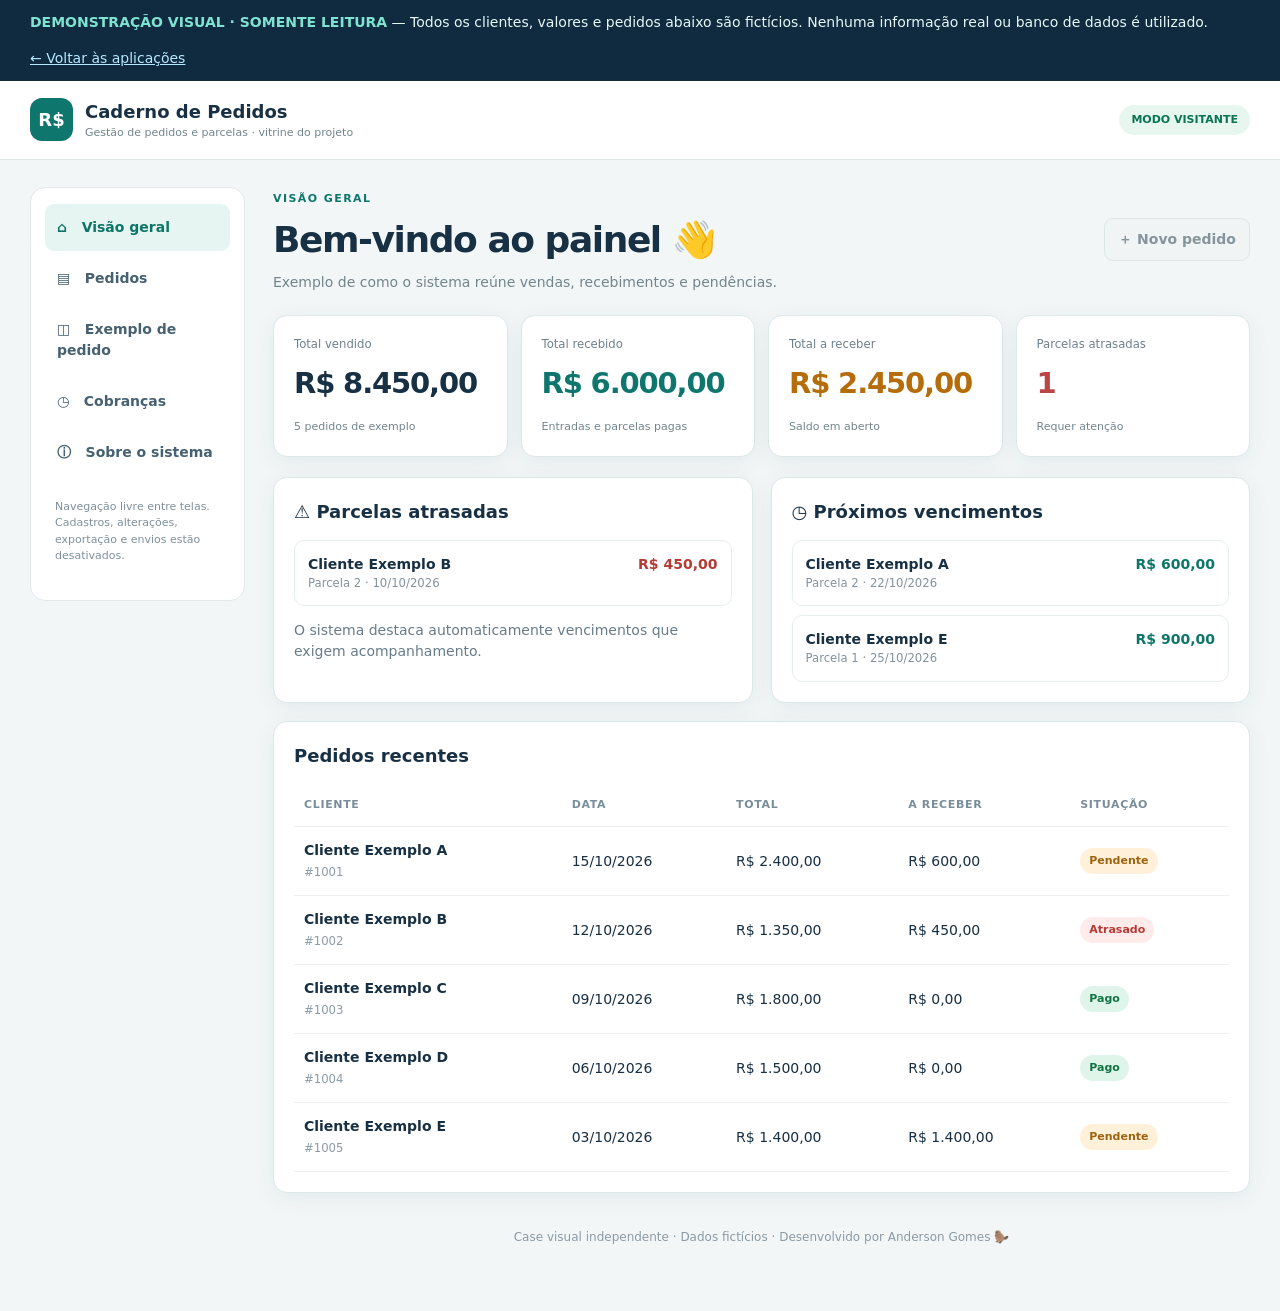
<file: caderno-demo.html>
<!doctype html>
<html lang="pt-BR"><head><meta charset="utf-8"><meta name="viewport" content="width=device-width,initial-scale=1"><meta name="theme-color" content="#0f766e"><meta name="robots" content="index,follow"><title>Caderno de Pedidos | Demonstração Visual</title>
<style>
*{box-sizing:border-box}body{margin:0;background:#f2f6f7;color:#183044;font:14px/1.5 system-ui,-apple-system,Segoe UI,sans-serif}a{color:inherit}button{font:inherit}.notice{background:#102a40;color:#e6f8f5;padding:12px max(18px,calc((100vw - 1220px)/2));display:flex;align-items:center;justify-content:space-between;gap:15px;flex-wrap:wrap}.notice strong{color:#7ee3d0}.notice a{color:#b4e9ff}.top{background:white;border-bottom:1px solid #dce7e8;padding:17px max(18px,calc((100vw - 1220px)/2));display:flex;align-items:center;justify-content:space-between;gap:15px}.brand{display:flex;align-items:center;gap:12px;font-size:18px;font-weight:800}.brand b{display:grid;place-items:center;background:#0f766e;color:white;border-radius:12px;width:43px;height:43px}.brand small{display:block;font-size:11px;color:#72858d;font-weight:500}.pill{border-radius:30px;background:#e7f7f0;color:#087453;font-size:11px;padding:7px 12px;font-weight:800}.shell{max-width:1260px;margin:auto;display:grid;grid-template-columns:215px minmax(0,1fr);gap:28px;padding:27px 20px 65px}.sidebar{background:white;border:1px solid #e0e8ea;border-radius:15px;padding:14px;align-self:start;position:sticky;top:15px}.sidebar button{border:0;background:transparent;width:100%;padding:13px 12px;text-align:left;border-radius:9px;cursor:pointer;color:#466171;font-weight:650;margin:2px 0}.sidebar button.active,.sidebar button:hover{background:#e6f5f1;color:#0d7567}.sidebar p{color:#7d909c;font-size:11px;padding:10px}.view{display:none}.view.active{display:block}.eyebrow{color:#0f766e;letter-spacing:.13em;font-weight:800;font-size:11px}.heading{display:flex;justify-content:space-between;gap:15px;align-items:center;margin-bottom:22px}.heading h1{font-size:clamp(26px,4vw,36px);letter-spacing:-.04em;margin:5px 0}.heading p{color:#72858d;margin:0}.disabled{border:1px solid #dce6e9;background:#f1f4f5;color:#84959e;padding:10px 13px;border-radius:9px;cursor:not-allowed;font-weight:700}.metrics{display:grid;grid-template-columns:repeat(4,minmax(0,1fr));gap:13px;margin-bottom:20px}.metric,.panel{background:white;border:1px solid #dce7e8;border-radius:14px;padding:20px;box-shadow:0 5px 22px #103b4810}.metric small{display:block;color:#6d818e}.metric strong{display:block;font-size:clamp(20px,2.5vw,29px);margin:9px 0;letter-spacing:-.04em}.metric em{font-style:normal;font-size:11px;color:#72858d}.metric .green{color:#0f766e}.metric .orange{color:#b56c0b}.metric .red{color:#bb4444}.two{display:grid;grid-template-columns:1fr 1fr;gap:18px;margin:18px 0}.panel h2{font-size:18px;margin:0 0 15px}.panel p{color:#667c8b}.table-wrap{overflow:auto}table{width:100%;border-collapse:collapse;text-align:left;min-width:550px}th{font-size:11px;color:#7a8d9b;text-transform:uppercase;letter-spacing:.06em}td,th{padding:13px 10px;border-bottom:1px solid #edf1f2}td strong{display:block}td small{color:#8b9ca7}.status{display:inline-block;padding:5px 9px;border-radius:20px;font-size:11px;font-weight:750;background:#fff1d9;color:#9d620d}.status.pago{background:#e0f5e9;color:#117443}.status.atrasado{background:#ffebea;color:#b43c37}.status.cancelado{background:#edf0f3;color:#68798b}.rows{display:grid;gap:9px}.item{padding:13px;border:1px solid #e7eeef;border-radius:10px;display:flex;justify-content:space-between;gap:12px}.item small{display:block;color:#82939d}.item b{color:#0e7668}.item .late{color:#b43c37}.filters{display:flex;gap:9px;flex-wrap:wrap;margin-bottom:15px}.filters button{border:1px solid #d6e4e7;border-radius:20px;padding:8px 12px;background:white;color:#42616e;cursor:pointer}.filters button.active{background:#0f766e;color:white}.empty{padding:30px;text-align:center;color:#70828f}.explain{border-left:4px solid #0f766e;background:#eaf7f4;padding:14px 18px;border-radius:4px;margin:18px 0;color:#345a60}.detail{display:grid;grid-template-columns:repeat(3,1fr);gap:12px}.detail div{background:#f5f8f9;padding:14px;border-radius:9px}.detail small{display:block;color:#72858d}.detail strong{font-size:18px}.foot{text-align:center;color:#8b9aa5;font-size:12px;margin-top:35px}@media(max-width:950px){.metrics{grid-template-columns:repeat(2,1fr)}.two{grid-template-columns:1fr}}@media(max-width:650px){.shell{display:block;padding:16px 12px}.sidebar{position:static;display:flex;overflow-x:auto;gap:5px;margin-bottom:18px;padding:7px}.sidebar button{width:auto;white-space:nowrap;font-size:12px}.sidebar p{display:none}.heading{align-items:flex-start}.heading h1{font-size:27px}.metrics{gap:9px}.metric,.panel{padding:14px}.metric strong{font-size:20px}.detail{grid-template-columns:1fr}.notice{font-size:12px}}
</style></head><body>
<div class="notice"><span><strong>DEMONSTRAÇÃO VISUAL · SOMENTE LEITURA</strong> — Todos os clientes, valores e pedidos abaixo são fictícios. Nenhuma informação real ou banco de dados é utilizado.</span><a href="aplicacoes.html">← Voltar às aplicações</a></div>
<header class="top"><div class="brand"><b>R$</b><span>Caderno de Pedidos<small>Gestão de pedidos e parcelas · vitrine do projeto</small></span></div><span class="pill">MODO VISITANTE</span></header>
<div class="shell"><aside class="sidebar" aria-label="Navegação da demonstração"><button class="active" data-view="inicio">⌂ &nbsp; Visão geral</button><button data-view="pedidos">▤ &nbsp; Pedidos</button><button data-view="detalhe">◫ &nbsp; Exemplo de pedido</button><button data-view="cobrancas">◷ &nbsp; Cobranças</button><button data-view="sobre">ⓘ &nbsp; Sobre o sistema</button><p>Navegação livre entre telas. Cadastros, alterações, exportação e envios estão desativados.</p></aside>
<main>
<section class="view active" id="inicio"><div class="heading"><div><span class="eyebrow">VISÃO GERAL</span><h1>Bem-vindo ao painel 👋</h1><p>Exemplo de como o sistema reúne vendas, recebimentos e pendências.</p></div><button class="disabled" disabled title="Indisponível nesta demonstração">＋ Novo pedido</button></div>
<div class="metrics"><article class="metric"><small>Total vendido</small><strong>R$ 8.450,00</strong><em>5 pedidos de exemplo</em></article><article class="metric"><small>Total recebido</small><strong class="green">R$ 6.000,00</strong><em>Entradas e parcelas pagas</em></article><article class="metric"><small>Total a receber</small><strong class="orange">R$ 2.450,00</strong><em>Saldo em aberto</em></article><article class="metric"><small>Parcelas atrasadas</small><strong class="red">1</strong><em>Requer atenção</em></article></div>
<div class="two"><article class="panel"><h2>⚠ Parcelas atrasadas</h2><div class="item"><span><strong>Cliente Exemplo B</strong><small>Parcela 2 · 10/10/2026</small></span><b class="late">R$ 450,00</b></div><p>O sistema destaca automaticamente vencimentos que exigem acompanhamento.</p></article><article class="panel"><h2>◷ Próximos vencimentos</h2><div class="rows"><div class="item"><span><strong>Cliente Exemplo A</strong><small>Parcela 2 · 22/10/2026</small></span><b>R$ 600,00</b></div><div class="item"><span><strong>Cliente Exemplo E</strong><small>Parcela 1 · 25/10/2026</small></span><b>R$ 900,00</b></div></div></article></div>
<article class="panel"><h2>Pedidos recentes</h2><div class="table-wrap"><table><thead><tr><th>Cliente</th><th>Data</th><th>Total</th><th>A receber</th><th>Situação</th></tr></thead><tbody id="recent"></tbody></table></div></article></section>
<section class="view" id="pedidos"><div class="heading"><div><span class="eyebrow">ORGANIZAÇÃO</span><h1>Pedidos</h1><p>Exemplo de consulta e acompanhamento de vendas.</p></div><button class="disabled" disabled>＋ Novo pedido</button></div><div class="panel"><div class="filters" aria-label="Filtros demonstrativos"><button class="active" data-filter="Todos">Todos</button><button data-filter="Pendente">Pendentes</button><button data-filter="Pago">Pagos</button><button data-filter="Atrasado">Atrasados</button><button data-filter="Cancelado">Cancelados</button></div><div class="table-wrap"><table><thead><tr><th>Pedido / cliente</th><th>Data</th><th>Total</th><th>A receber</th><th>Status</th></tr></thead><tbody id="orderRows"></tbody></table></div><p style="font-size:12px">Os filtros alteram apenas a visualização local desta página; não existe edição nem gravação de dados.</p></div></section>
<section class="view" id="detalhe"><div class="heading"><div><span class="eyebrow">EXEMPLO DE FLUXO</span><h1>Detalhe do pedido #1001</h1><p>Veja como um pedido pode reunir itens, entrada e parcelamento.</p></div><button class="disabled" disabled>Editar pedido</button></div><article class="panel"><h2>Cliente Exemplo A <span class="status">Pendente</span></h2><div class="detail"><div><small>Data do pedido</small><strong>15/10/2026</strong></div><div><small>Forma de pagamento</small><strong>Pix + parcelas</strong></div><div><small>Total do pedido</small><strong>R$ 2.400,00</strong></div><div><small>Entrada recebida</small><strong>R$ 1.200,00</strong></div><div><small>Saldo pendente</small><strong>R$ 600,00</strong></div><div><small>Situação</small><strong>Pendente</strong></div></div></article><div class="two"><article class="panel"><h2>Itens do pedido</h2><div class="item"><span>Produto demonstrativo A <small>2 unidades × R$ 900,00</small></span><b>R$ 1.800,00</b></div><div class="item"><span>Produto demonstrativo B <small>1 unidade × R$ 600,00</small></span><b>R$ 600,00</b></div></article><article class="panel"><h2>Parcelamento</h2><div class="item"><span>Parcela 1 · 15/10/2026</span><span class="status pago">R$ 600,00 · Pago</span></div><div class="item"><span>Parcela 2 · 22/10/2026</span><span class="status">R$ 600,00 · Pendente</span></div><p>Os valores são meramente ilustrativos do fluxo do aplicativo.</p></article></div></section>
<section class="view" id="cobrancas"><div class="heading"><div><span class="eyebrow">ACOMPANHAMENTO</span><h1>Central de cobranças</h1><p>Visualização de parcelas por vencimento e situação.</p></div><button class="disabled" disabled>Enviar lembrete</button></div><div class="two"><article class="panel"><h2>Em atraso</h2><div class="item"><span><strong>Cliente Exemplo B</strong><small>Parcela 2 · 10/10/2026</small></span><b class="late">R$ 450,00</b></div></article><article class="panel"><h2>A vencer</h2><div class="rows"><div class="item"><span><strong>Cliente Exemplo A</strong><small>22/10/2026</small></span><b>R$ 600,00</b></div><div class="item"><span><strong>Cliente Exemplo E</strong><small>25/10/2026</small></span><b>R$ 900,00</b></div></div></article></div><div class="explain">Na aplicação original existem recursos de acompanhamento de vencimentos e comunicação. Nesta vitrine, notificações, WhatsApp e qualquer envio estão completamente desabilitados.</div></section>
<section class="view" id="sobre"><div class="heading"><div><span class="eyebrow">CASE DE DESENVOLVIMENTO</span><h1>Sobre o Caderno de Pedidos</h1><p>Um projeto de digitalização de uma rotina real de organização de vendas.</p></div></div><article class="panel"><h2>O que foi desenvolvido?</h2><p>Aplicação web em Python e Flask para cadastro e acompanhamento de pedidos, itens, valores, entradas, parcelas, recebimentos e vencimentos, com interface responsiva para computador e celular.</p><div class="detail"><div><small>Backend original</small><strong>Python · Flask</strong></div><div><small>Dados da aplicação original</small><strong>Banco SQL</strong></div><div><small>Interface</small><strong>Web responsiva</strong></div></div><div class="explain"><strong>Proteção da demonstração:</strong> esta página é um arquivo estático separado da aplicação operacional. Não faz login, não se conecta ao banco original, não expõe clientes reais e não permite cadastrar, editar, excluir, exportar ou enviar mensagens.</div><a href="aplicacoes.html">← Retornar à galeria de aplicações</a></article></section>
<div class="foot">Case visual independente · Dados fictícios · Desenvolvido por Anderson Gomes 🦫</div></main></div>
<script>
const data=[{id:1001,n:"Cliente Exemplo A",d:"15/10/2026",t:"R$ 2.400,00",r:"R$ 600,00",s:"Pendente"},{id:1002,n:"Cliente Exemplo B",d:"12/10/2026",t:"R$ 1.350,00",r:"R$ 450,00",s:"Atrasado"},{id:1003,n:"Cliente Exemplo C",d:"09/10/2026",t:"R$ 1.800,00",r:"R$ 0,00",s:"Pago"},{id:1004,n:"Cliente Exemplo D",d:"06/10/2026",t:"R$ 1.500,00",r:"R$ 0,00",s:"Pago"},{id:1005,n:"Cliente Exemplo E",d:"03/10/2026",t:"R$ 1.400,00",r:"R$ 1.400,00",s:"Pendente"}];
const status=s=>'<span class="status '+(s==="Pago"?"pago":s==="Atrasado"?"atrasado":s==="Cancelado"?"cancelado":"")+'">'+s+'</span>';
function render(f="Todos"){document.getElementById("orderRows").innerHTML=data.filter(x=>f==="Todos"||x.s===f).map(x=>'<tr><td><strong>#'+x.id+' · '+x.n+'</strong></td><td>'+x.d+'</td><td>'+x.t+'</td><td>'+x.r+'</td><td>'+status(x.s)+'</td></tr>').join("")||'<tr><td colspan="5" class="empty">Nenhum pedido fictício nesta categoria.</td></tr>'}
document.getElementById("recent").innerHTML=data.map(x=>'<tr><td><strong>'+x.n+'</strong><small>#'+x.id+'</small></td><td>'+x.d+'</td><td>'+x.t+'</td><td>'+x.r+'</td><td>'+status(x.s)+'</td></tr>').join("");render();
document.querySelectorAll("[data-view]").forEach(b=>b.addEventListener("click",()=>{document.querySelectorAll(".view").forEach(v=>v.classList.toggle("active",v.id===b.dataset.view));document.querySelectorAll("[data-view]").forEach(x=>x.classList.toggle("active",x===b));window.scrollTo({top:0,behavior:"smooth"})}));
document.querySelectorAll("[data-filter]").forEach(b=>b.addEventListener("click",()=>{document.querySelectorAll("[data-filter]").forEach(x=>x.classList.toggle("active",x===b));render(b.dataset.filter)}));
</script></body></html>
</file>
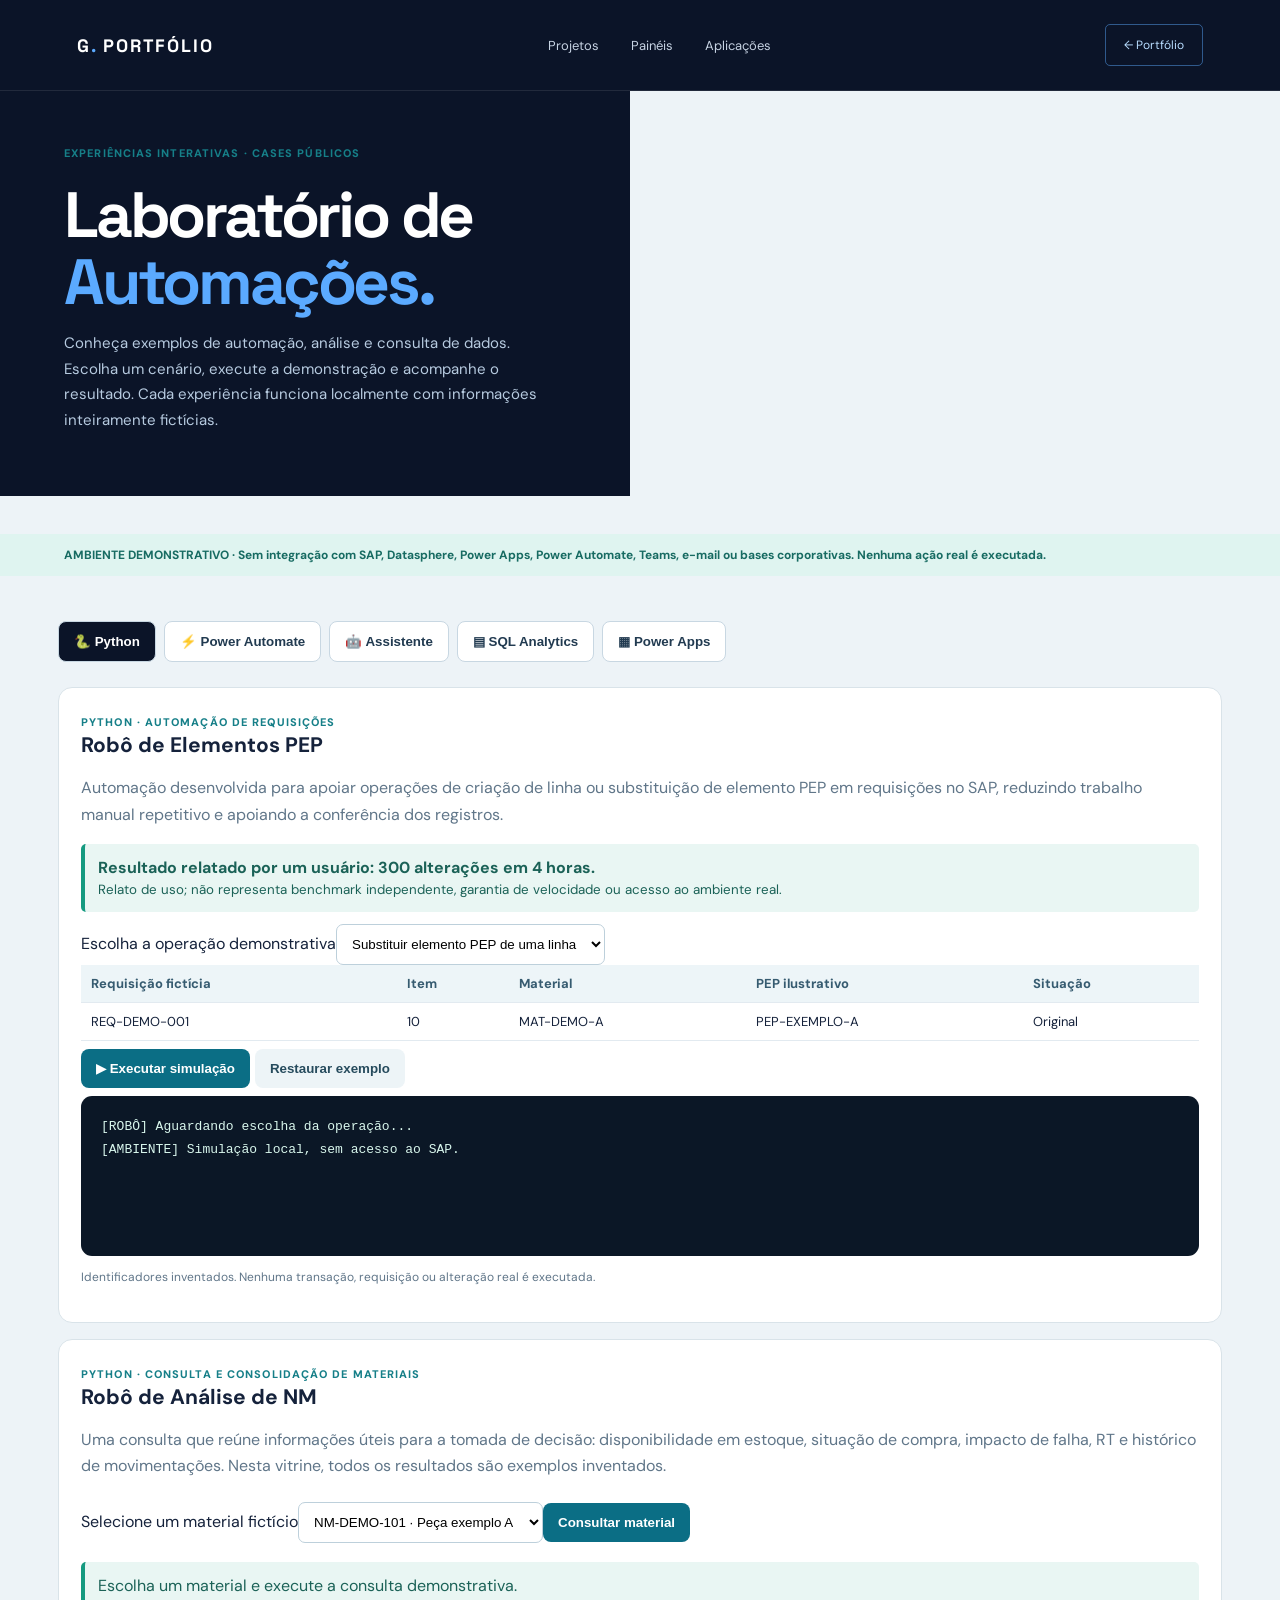
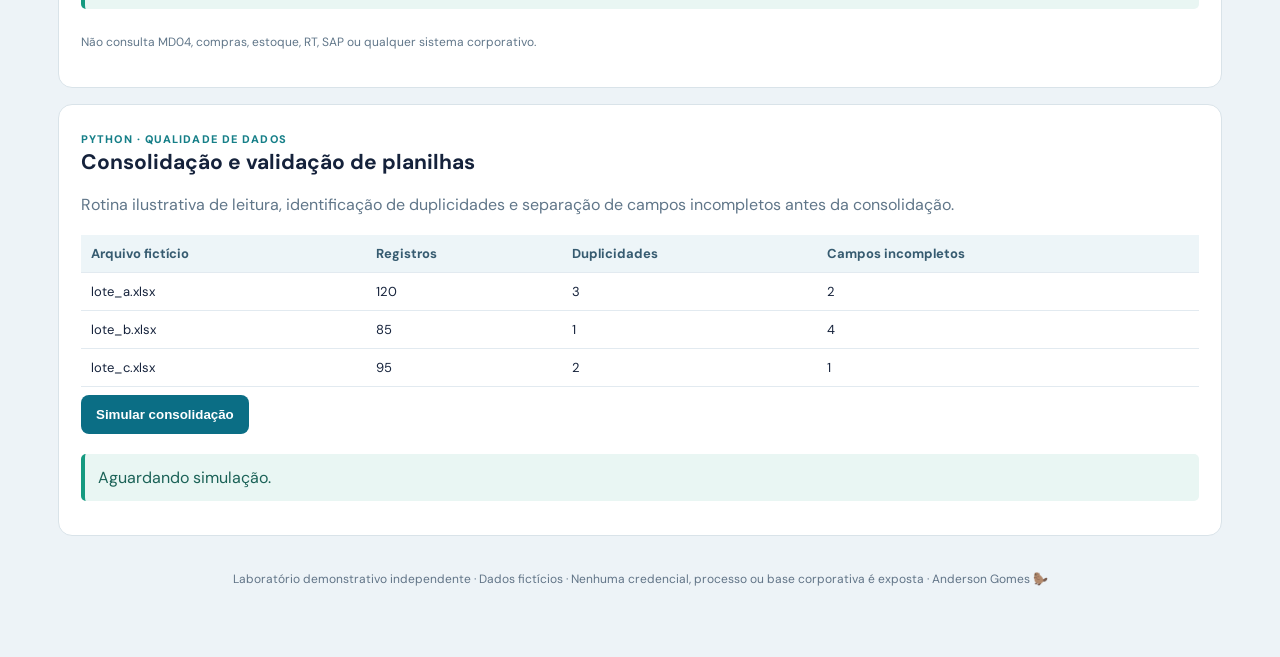
<file: laboratorio.html>
<!doctype html><html lang="pt-BR"><head><meta charset="utf-8"><meta name="viewport" content="width=device-width,initial-scale=1"><meta name="theme-color" content="#0b1428"><title>Laboratório de Automações | Portfólio de Gomes</title><link rel="stylesheet" href="style.css"><style>
body{background:#edf3f7}.intro{background:#0b1428;color:#fff;padding:48px max(5%,calc((100vw - 1160px)/2))}.intro h1{font:700 clamp(35px,5vw,64px)/1.05 'Space Grotesk',sans-serif;letter-spacing:-.05em;margin:15px 0}.intro p{max-width:770px;color:#b7cbe0;line-height:1.7}.intro em{font-style:normal;color:#5baaff}.notice{padding:13px 5%;background:#dff4f0;color:#176b62;font-size:12px;font-weight:700}.tabs{display:flex;gap:8px;flex-wrap:wrap;margin:25px 0}.tabs button,.go{border:1px solid #c8d7e2;border-radius:8px;background:white;color:#213a50;padding:12px 15px;cursor:pointer;font-weight:700}.tabs button.active{background:#0b1428;color:#fff}.wrap{max-width:1200px;margin:auto;padding:20px 18px 70px}.view{display:none}.view.active{display:block}.grid{display:grid;grid-template-columns:repeat(2,minmax(0,1fr));gap:16px}.panel{background:#fff;border:1px solid #d9e3e9;border-radius:14px;padding:22px;min-width:0}.panel h2{font-size:21px;margin:0 0 8px}.panel p{color:#607689;line-height:1.65}.eyebrow{font-size:11px;color:#167f88;font-weight:800;letter-spacing:.1em}.screen{background:#0b1726;color:#d9f7ed;border-radius:11px;padding:20px;font:13px/1.75 ui-monospace,Consolas,monospace;min-height:160px;white-space:pre-wrap;overflow:auto}.go{background:#0b6e85;color:#fff;border:0;margin:8px 5px 8px 0}.go.secondary{background:#edf4f7;color:#264b5d}.go:disabled{opacity:.55;cursor:not-allowed}.output{background:#e9f6f3;color:#1b6257;border-left:4px solid #159a80;border-radius:5px;padding:13px;margin:12px 0}.mini{color:#789;font-size:12px}.chips{display:flex;gap:7px;flex-wrap:wrap}.chips button{border:1px solid #b9d5df;background:#f4f9fb;border-radius:7px;padding:9px;cursor:pointer}.chips button.active{background:#0b6e85;color:#fff}.tablewrap{overflow:auto}table{width:100%;border-collapse:collapse;min-width:400px;font-size:13px}th,td{border-bottom:1px solid #e2eaf0;padding:10px;text-align:left}th{background:#edf5f8;color:#365b70}select{padding:11px;border:1px solid #bdd0db;border-radius:7px;max-width:100%;background:white}pre{white-space:pre-wrap;word-break:break-word}.flow{display:flex;align-items:center;gap:9px;flex-wrap:wrap;margin:20px 0}.step{background:#eaf5f8;padding:11px;border-radius:8px;font-size:12px;font-weight:700}.arrow{color:#0b6e85;font-size:20px}.msg{border:1px solid #d7e3e9;border-radius:9px;padding:14px;margin-top:10px}.msg b{display:block;margin-bottom:6px}.muted{color:#708394}.wide{grid-column:1/-1}.foot{text-align:center;color:#617487;font-size:12px;margin-top:35px}@media(max-width:720px){.grid{grid-template-columns:1fr}.wide{grid-column:auto}.panel{padding:15px}.intro{padding:34px 18px}.tabs button{flex:1;font-size:12px;padding:10px 7px}}
</style></head><body><header class="nav"><a class="brand" href="index.html">G<span>.</span> PORTFÓLIO</a><nav aria-label="Menu"><a href="index.html#projetos">Projetos</a><a href="paineis.html">Painéis</a><a href="aplicacoes.html">Aplicações</a></nav><a class="navcta" href="index.html#laboratorio">← Portfólio</a></header><section class="intro"><span class="eyebrow">EXPERIÊNCIAS INTERATIVAS · CASES PÚBLICOS</span><h1>Laboratório de <em>Automações.</em></h1><p>Conheça exemplos de automação, análise e consulta de dados. Escolha um cenário, execute a demonstração e acompanhe o resultado. Cada experiência funciona localmente com informações inteiramente fictícias.</p></section><div class="notice">AMBIENTE DEMONSTRATIVO · Sem integração com SAP, Datasphere, Power Apps, Power Automate, Teams, e-mail ou bases corporativas. Nenhuma ação real é executada.</div><main class="wrap"><div class="tabs" role="tablist" aria-label="Áreas do laboratório"><button class="active" data-tab="python" role="tab" aria-selected="true">🐍 Python</button><button data-tab="automate" role="tab" aria-selected="false">⚡ Power Automate</button><button data-tab="assistant" role="tab" aria-selected="false">🤖 Assistente</button><button data-tab="sql" role="tab" aria-selected="false">▤ SQL Analytics</button><button data-tab="powerapps" role="tab" aria-selected="false">▦ Power Apps</button></div>
<section class="view active" id="python"><div class="grid"><article class="panel wide"><span class="eyebrow">PYTHON · AUTOMAÇÃO DE REQUISIÇÕES</span><h2>Robô de Elementos PEP</h2><p>Automação desenvolvida para apoiar operações de criação de linha ou substituição de elemento PEP em requisições no SAP, reduzindo trabalho manual repetitivo e apoiando a conferência dos registros.</p><div class="output"><strong>Resultado relatado por um usuário: 300 alterações em 4 horas.</strong><br><small>Relato de uso; não representa benchmark independente, garantia de velocidade ou acesso ao ambiente real.</small></div><label for="pepAction">Escolha a operação demonstrativa</label><select id="pepAction"><option value="replace">Substituir elemento PEP de uma linha</option><option value="create">Criar nova linha de requisição</option></select><div class="tablewrap"><table><thead><tr><th>Requisição fictícia</th><th>Item</th><th>Material</th><th>PEP ilustrativo</th><th>Situação</th></tr></thead><tbody id="pepRows"><tr><td>REQ-DEMO-001</td><td>10</td><td>MAT-DEMO-A</td><td>PEP-EXEMPLO-A</td><td>Original</td></tr></tbody></table></div><button class="go" id="runPep">▶ Executar simulação</button><button class="go secondary" id="resetPep">Restaurar exemplo</button><div class="screen" id="pepLog" aria-live="polite">[ROBÔ] Aguardando escolha da operação...<br>[AMBIENTE] Simulação local, sem acesso ao SAP.</div><p class="mini">Identificadores inventados. Nenhuma transação, requisição ou alteração real é executada.</p></article><article class="panel wide"><span class="eyebrow">PYTHON · CONSULTA E CONSOLIDAÇÃO DE MATERIAIS</span><h2>Robô de Análise de NM</h2><p>Uma consulta que reúne informações úteis para a tomada de decisão: disponibilidade em estoque, situação de compra, impacto de falha, RT e histórico de movimentações. Nesta vitrine, todos os resultados são exemplos inventados.</p><label for="nmSelect">Selecione um material fictício</label><select id="nmSelect"><option value="a">NM-DEMO-101 · Peça exemplo A</option><option value="b">NM-DEMO-202 · Peça exemplo B</option><option value="c">NM-DEMO-303 · Peça exemplo C</option></select><button class="go" id="runNm">Consultar material</button><div id="nmResult" class="output" aria-live="polite">Escolha um material e execute a consulta demonstrativa.</div><div class="tablewrap" id="nmMoves"></div><p class="mini">Não consulta MD04, compras, estoque, RT, SAP ou qualquer sistema corporativo.</p></article><article class="panel wide"><span class="eyebrow">PYTHON · QUALIDADE DE DADOS</span><h2>Consolidação e validação de planilhas</h2><p>Rotina ilustrativa de leitura, identificação de duplicidades e separação de campos incompletos antes da consolidação.</p><div class="tablewrap"><table><thead><tr><th>Arquivo fictício</th><th>Registros</th><th>Duplicidades</th><th>Campos incompletos</th></tr></thead><tbody><tr><td>lote_a.xlsx</td><td>120</td><td>3</td><td>2</td></tr><tr><td>lote_b.xlsx</td><td>85</td><td>1</td><td>4</td></tr><tr><td>lote_c.xlsx</td><td>95</td><td>2</td><td>1</td></tr></tbody></table></div><button class="go" id="consolidate">Simular consolidação</button><div class="output" id="consolidated" aria-live="polite">Aguardando simulação.</div></article></div></section>
<section class="view" id="automate"><div class="grid"><article class="panel"><span class="eyebrow">POWER AUTOMATE · PRAZOS</span><h2>Alertas inteligentes</h2><p>Selecione um cenário e veja a classificação do marco, como se um fluxo estivesse avaliando datas de vencimento.</p><select id="deadline" aria-label="Cenário de vencimento"><option value="90">Faltam 90 dias</option><option value="60">Faltam 60 dias</option><option value="30">Faltam 30 dias</option><option value="-1">Prazo vencido</option><option value="15">Faltam 15 dias (fora dos marcos)</option></select><div class="flow"><span class="step">Gatilho</span><span class="arrow">→</span><span class="step">Verificar prazo</span><span class="arrow">→</span><span class="step">Aplicar regra</span><span class="arrow">→</span><span class="step">Gerar alerta</span></div><button class="go" id="runDeadline">Executar simulação</button><div class="output" id="deadlineResult" aria-live="polite">Selecione e execute um cenário.</div></article><article class="panel"><span class="eyebrow">POWER AUTOMATE · RELATÓRIOS</span><h2>Resumo automático de pendências</h2><p>Uma consulta demonstrativa identifica itens pendentes e monta a prévia de uma comunicação gerencial.</p><button class="go" id="runMail">Montar prévia de e-mail</button><div id="mail" class="msg"><span class="muted">Aguardando a simulação. Nenhum e-mail será enviado.</span></div></article></div></section>
<section class="view" id="assistant"><div class="grid"><article class="panel"><span class="eyebrow">ASSISTENTE OPERACIONAL · CASE FICTÍCIO</span><h2>Perguntas prontas</h2><p>Selecione uma pergunta. O exemplo demonstra respostas estruturadas a partir de um pequeno conjunto de registros fictícios, sem consultar sistemas reais.</p><div class="chips" id="questions"><button data-q="local">Onde está instalado o equipamento EQ-001?</button><button data-q="stock">Qual é o estoque do material MAT-101?</button><button data-q="order">Qual é a situação da ordem OS-203?</button></div></article><article class="panel"><span class="eyebrow">RESPOSTA SIMULADA</span><h2>Retorno em tabela</h2><div id="assistantAnswer" class="output" aria-live="polite">Escolha uma das perguntas para visualizar a resposta.</div><p class="mini">Exemplos didáticos sem dados, links ou identificadores corporativos.</p></article></div></section>
<section class="view" id="sql"><div class="grid"><article class="panel"><span class="eyebrow">SQL ANALYTICS · MODELAGEM FICTÍCIA</span><h2>Da consulta à decisão</h2><p>Exemplo inspirado em atividades de análise de dados, mas inteiramente independente de SAP Datasphere. Selecione uma consulta e execute sua visualização demonstrativa.</p><label for="query">Consulta demonstrativa</label><select id="query"><option value="join">JOIN · Pedidos e clientes</option><option value="group">GROUP BY · Receita por categoria</option><option value="case">CASE · Classificação de atendimento</option><option value="window">WINDOW · Ranking por categoria</option></select><div class="screen" id="sqlCode" aria-label="Código SQL demonstrativo"></div><button class="go" id="runSql">▶ Executar consulta simulada</button><p class="mini">Consultas pré-definidas: não há conexão com banco de dados, editor livre ou execução remota de SQL.</p></article><article class="panel"><span class="eyebrow">RESULTADO TABULAR</span><h2>Dados da consulta</h2><div class="tablewrap" id="sqlResult">Clique em executar para visualizar o resultado fictício.</div><div class="output" id="sqlInsight">A interpretação gerencial aparecerá aqui.</div></article><article class="panel wide"><span class="eyebrow">ESTRUTURA CONCEITUAL</span><h2>Modelo relacional de demonstração</h2><div class="flow"><span class="step">CLIENTES<br><small>id_cliente · nome</small></span><span class="arrow">1 → N</span><span class="step">PEDIDOS<br><small>id_pedido · id_cliente · categoria · valor · status</small></span></div><p>Este case demonstra cruzamentos, agregações, classificação por regra e funções analíticas. Todos os nomes de tabelas e dados são genéricos, criados para a vitrine pública.</p></article></div></section>
<section class="view" id="powerapps"><div class="grid"><article class="panel"><span class="eyebrow">POWER APPS · EXPERIÊNCIA INTERATIVA</span><h2>Gestão Inteligente de Disponibilidade</h2><p>Experimente um aplicativo fictício de planejamento de equipe: solicitação de períodos, alternância de perfis Colaborador e Gestor, decisões de aprovação, cronograma e prévias de notificações.</p><a class="go" href="power-apps-demo.html" style="display:inline-block;text-decoration:none">Abrir demonstração Power Apps ↗</a><p class="mini">Protótipo independente, sem acesso a SharePoint, RH ou dados corporativos.</p></article><article class="panel"><span class="eyebrow">FLUXO DE GOVERNANÇA</span><h2>Da intenção ao alinhamento</h2><div class="flow"><span class="step">Colaborador registra</span><span class="arrow">→</span><span class="step">Gestor avalia</span><span class="arrow">→</span><span class="step">Cronograma</span></div><p>A validação gerencial de férias não substitui o pedido formal no sistema de RH da empresa.</p></article></div></section><div class="foot">Laboratório demonstrativo independente · Dados fictícios · Nenhuma credencial, processo ou base corporativa é exposta · Anderson Gomes 🦫</div></main>
<script>
const $=id=>document.getElementById(id);document.querySelectorAll('[data-tab]').forEach(b=>b.onclick=()=>{document.querySelectorAll('[data-tab]').forEach(x=>{x.classList.toggle('active',x===b);x.setAttribute('aria-selected',String(x===b))});document.querySelectorAll('.view').forEach(x=>x.classList.toggle('active',x.id===b.dataset.tab))});
let pepDone=false;const pepInitial='<tr><td>REQ-DEMO-001</td><td>10</td><td>MAT-DEMO-A</td><td>PEP-EXEMPLO-A</td><td>Original</td></tr>';$('runPep').onclick=()=>{const mode=$('pepAction').value;if(pepDone){$('pepLog').textContent='[VALIDAÇÃO] Exemplo já processado. Use Restaurar exemplo para reiniciar.';return}pepDone=true;if(mode==='replace'){$('pepRows').innerHTML='<tr><td>REQ-DEMO-001</td><td>10</td><td>MAT-DEMO-A</td><td>PEP-EXEMPLO-B</td><td>Substituído ✓</td></tr>';$('pepLog').textContent='[01] Requisição fictícia localizada\\n[02] Item 10 conferido\\n[03] Elemento anterior: PEP-EXEMPLO-A\\n[04] Novo elemento: PEP-EXEMPLO-B\\n[05] Substituição demonstrativa concluída ✓'}else{$('pepRows').innerHTML=pepInitial+'<tr><td>REQ-DEMO-001</td><td>20</td><td>MAT-DEMO-B</td><td>PEP-EXEMPLO-C</td><td>Linha criada ✓</td></tr>';$('pepLog').textContent='[01] Requisição fictícia localizada\\n[02] Campos de exemplo validados\\n[03] Item 20 preparado\\n[04] Nova linha demonstrativa criada ✓'} };$('resetPep').onclick=()=>{pepDone=false;$('pepRows').innerHTML=pepInitial;$('pepLog').textContent='[ROBÔ] Exemplo restaurado. Aguardando operação.'};const nms={a:{stock:'18 unidades disponíveis',buy:'Sem compra pendente no exemplo',impact:'Baixo · cobertura disponível',rt:'RT fictícia: sem apontamento',moves:[['Entrada','+20'],['Saída','-2']]},b:{stock:'0 unidades disponíveis',buy:'Pedido fictício em acompanhamento',impact:'Alto · sem cobertura imediata',rt:'RT fictícia: análise pendente',moves:[['Saída','-3'],['Saída','-1']]},c:{stock:'4 unidades disponíveis',buy:'Requisição fictícia em análise',impact:'Médio · verificar necessidade',rt:'RT fictícia: avaliação concluída',moves:[['Entrada','+6'],['Saída','-2']]}};$('runNm').onclick=()=>{let d=nms[$('nmSelect').value];$('nmResult').innerHTML='<strong>Resultado da consulta simulada</strong><br>Estoque: '+d.stock+'<br>Compra: '+d.buy+'<br>Impacto de falha: '+d.impact+'<br>RT: '+d.rt;$('nmMoves').innerHTML='<table><thead><tr><th>Últimas movimentações fictícias</th><th>Quantidade</th></tr></thead><tbody>'+d.moves.map(m=>'<tr><td>'+m[0]+'</td><td>'+m[1]+'</td></tr>').join('')+'</tbody></table>'};
$('consolidate').onclick=()=>{$('consolidated').innerHTML='<strong>300 linhas de entrada → 287 linhas completas e únicas</strong><br>6 duplicidades identificadas · 7 linhas com campos incompletos separadas para revisão.<br><small>Nenhum arquivo foi lido, alterado ou exportado.</small>'};
$('runDeadline').onclick=()=>{let d=$('deadline').value;$('deadlineResult').textContent=d==='-1'?'VENCIDO · Classificação para alerta diário. Nenhuma mensagem foi enviada.':['90','60','30'].includes(d)?'MARCO DE '+d+' DIAS · Classificação para aviso único neste marco. Nenhuma mensagem foi enviada.':'SEM DISPARO · Fora dos marcos configurados na demonstração.'};
$('runMail').onclick=()=>{$('mail').innerHTML='<b>Assunto: Resumo demonstrativo de pendências</b><p>Olá, equipe de exemplo!</p><p>Foram identificados 3 itens com status Pendente, sendo 1 próximo do prazo e 2 dentro do período planejado.</p><p>Esta é somente uma prévia fictícia. Nenhum destinatário foi consultado e nenhum e-mail foi enviado.</p>'};
const answers={local:['Campo','Resultado'],stock:['Campo','Resultado'],order:['Campo','Resultado']};const data={local:[['Equipamento','EQ-001'],['Local','Unidade Exemplo / Área A'],['Situação','Instalado']],stock:[['Material','MAT-101'],['Armazém','Depósito fictício'],['Saldo','24 unidades']],order:[['Ordem','OS-203'],['Situação','Em planejamento'],['Prioridade','Média']]};document.querySelectorAll('[data-q]').forEach(b=>b.onclick=()=>{$('assistantAnswer').innerHTML='<div class="tablewrap"><table><thead><tr><th>Campo</th><th>Resultado</th></tr></thead><tbody>'+data[b.dataset.q].map(r=>'<tr><td>'+r[0]+'</td><td>'+r[1]+'</td></tr>').join('')+'</tbody></table></div>'});
const queries={join:{sql:'SELECT p.id_pedido, c.nome, p.valor\nFROM PEDIDOS p\nINNER JOIN CLIENTES c ON c.id_cliente = p.id_cliente\nORDER BY p.id_pedido;',cols:['Pedido','Cliente','Valor (R$)'],rows:[['101','Cliente Alfa','1.200,00'],['102','Cliente Beta','850,00'],['103','Cliente Gama','2.100,00']],insight:'JOIN relaciona pedidos aos respectivos clientes, evitando informações desconectadas.'},group:{sql:'SELECT categoria, COUNT(*) AS qtd,\n       SUM(valor) AS receita\nFROM PEDIDOS\nGROUP BY categoria\nORDER BY receita DESC;',cols:['Categoria','Pedidos','Receita (R$)'],rows:[['Equipamentos','3','4.500,00'],['Serviços','2','2.050,00'],['Insumos','4','1.800,00']],insight:'GROUP BY consolida resultados por categoria e ajuda a identificar onde se concentra a receita.'},case:{sql:"SELECT id_pedido, valor,\n CASE WHEN status = 'PAGO' THEN 'Concluído'\n      WHEN status = 'ATRASADO' THEN 'Atenção'\n      ELSE 'Acompanhar' END AS situacao\nFROM PEDIDOS;",cols:['Pedido','Valor (R$)','Classificação'],rows:[['101','1.200,00','Concluído'],['102','850,00','Atenção'],['103','2.100,00','Acompanhar']],insight:'CASE transforma regras de negócio em categorias legíveis para a gestão.'},window:{sql:'SELECT categoria, id_pedido, valor,\n ROW_NUMBER() OVER (\n  PARTITION BY categoria ORDER BY valor DESC\n ) AS posicao\nFROM PEDIDOS;',cols:['Categoria','Pedido','Valor (R$)','Posição'],rows:[['Equipamentos','103','2.100,00','1'],['Equipamentos','101','1.200,00','2'],['Serviços','102','850,00','1']],insight:'A função de janela calcula a posição de cada pedido dentro da sua categoria sem eliminar as linhas detalhadas.'}};
function sqlSelect(){let q=queries[$('query').value];$('sqlCode').textContent=q.sql;$('sqlResult').textContent='Clique em executar para visualizar o resultado fictício.';$('sqlInsight').textContent='A interpretação gerencial aparecerá aqui.'}$('query').onchange=sqlSelect;$('runSql').onclick=()=>{let q=queries[$('query').value];$('sqlResult').innerHTML='<table><thead><tr>'+q.cols.map(x=>'<th>'+x+'</th>').join('')+'</tr></thead><tbody>'+q.rows.map(r=>'<tr>'+r.map(x=>'<td>'+x+'</td>').join('')+'</tr>').join('')+'</tbody></table>';$('sqlInsight').textContent=q.insight};sqlSelect();
</script></body></html>
</file>
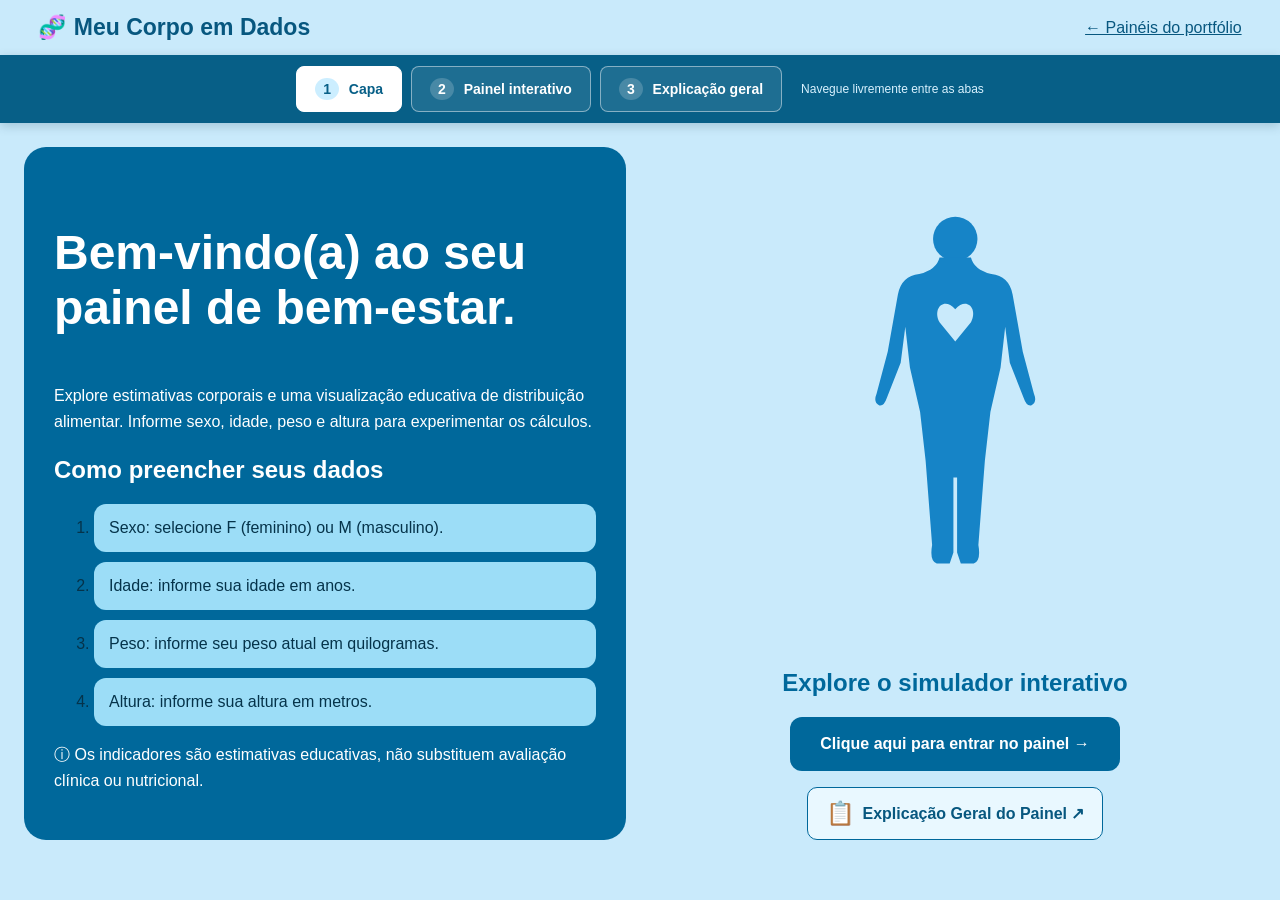
<file: meu-corpo-em-dados.html>
<!doctype html><html lang="pt-BR"><head><meta charset="utf-8"><meta name="viewport" content="width=device-width,initial-scale=1"><title>Meu Corpo em Dados | Demonstração interativa</title><style>
:root{font-family:Arial,sans-serif;color:#fff;background:#c9eafb}*{box-sizing:border-box}body{margin:0}button,input,select{font:inherit}button{cursor:pointer}.top{display:flex;align-items:center;justify-content:space-between;background:#c9eafb;color:#07577f;padding:14px 3%;gap:12px}.top strong{font-size:23px}.top a{color:#07577f}.page{max-width:1450px;margin:auto}.cover{padding:24px;min-height:80vh;display:grid;grid-template-columns:1fr 1fr;gap:28px;color:#fff}.cover article{background:#00689b;border-radius:22px;padding:30px}.cover h1{font-size:clamp(28px,4vw,48px)}.cover p{line-height:1.65}.cover li{background:#9cddf7;color:#05334a;padding:15px;margin:10px 0;border-radius:12px}.cover aside{display:flex;align-items:center;justify-content:center;flex-direction:column;color:#00689b;text-align:center}.start{background:#00689b;color:#fff;border:0;border-radius:12px;padding:18px 30px;font-weight:bold}.hidden{display:none!important}.dashboard{display:grid;grid-template-columns:205px 1fr;min-height:85vh;background:#fff;color:#fff}.sidebar{background:#3b93b8;padding:15px;display:flex;flex-direction:column;gap:14px}.sidebar label{font-size:13px;font-weight:bold}.sidebar input,.sidebar select{display:block;width:100%;margin-top:7px;padding:11px;border:1px solid #c6e9fa;border-radius:5px;color:#123e53;background:#fff}.sidebar small{line-height:1.5}.sidebar-table{border:1px solid #d3f0ff;border-radius:9px;padding:8px;font-size:11px}.sidebar-table h4{text-align:center;margin:0 0 7px;font-size:12px}.sidebar-table table{width:100%;border-collapse:collapse;color:#124862;background:#e8f7ff}.sidebar-table td,.sidebar-table th{padding:4px 3px;border-bottom:1px solid #8ec9e1;text-align:left}.sidebar-table tr:nth-child(even){background:#b6e3f5}.sidebar-table strong{display:block;text-align:center;font-size:18px;margin-bottom:4px}.cover .body-figure{height:370px;max-width:100%;display:block;margin:auto}.body-figure{fill:#1684c7}.body-figure .heart{fill:#c9eafb}.donut-label{z-index:2;text-shadow:0 1px 3px #124b69}.chart-points{font-weight:bold;fill:#fff;font-size:14px}.chart-points text{paint-order:stroke;stroke:#3b93b8;stroke-width:4px;stroke-linejoin:round}.content{padding:7px;background:#fff}.dash-title{background:#3b93b8;text-align:center;padding:9px;font-size:18px;margin-bottom:6px}.metrics{display:grid;grid-template-columns:repeat(5,minmax(0,1fr));gap:6px}.metric,.panel{background:#3b93b8;border-radius:8px;padding:16px;text-align:center;min-width:0}.metric b{font-size:22px;display:block;margin-bottom:13px}.metric strong{font-size:18px;overflow-wrap:anywhere}.metric small{display:block;margin-top:9px}.charts{display:grid;grid-template-columns:1fr 1fr;gap:6px;margin-top:8px}.panel{text-align:left}.panel h3{margin:0 0 14px;font-size:15px}.wide{grid-column:1/-1}.donut{width:220px;height:220px;border-radius:50%;background:conic-gradient(#023f3a 0 16.666%,#0962b8 16.666% 33.333%,#52c0ef 33.333% 50%,#0089d0 50% 66.666%,#7ac47e 66.666% 83.333%,#388f41 83.333%);display:grid;place-items:center;margin:20px auto}.donut div{width:120px;height:120px;background:#3b93b8;border-radius:50%;display:grid;place-items:center;text-align:center;font-weight:bold}.donut-wrap{position:relative;width:min(100%,390px);height:265px;margin:8px auto}.donut-wrap .donut{position:absolute;left:50%;top:50%;transform:translate(-50%,-50%);margin:0}.donut-label{position:absolute;font-size:11px;font-weight:700;white-space:nowrap;color:#fff}.donut-label.l1{top:5%;left:54%}.donut-label.l2{top:28%;right:0}.donut-label.l3{bottom:16%;right:0}.donut-label.l4{bottom:5%;left:35%}.donut-label.l5{bottom:28%;left:0}.donut-label.l6{top:16%;left:0}.line svg text.point-label{font-size:14px;font-weight:bold;paint-order:stroke;stroke:#3b93b8;stroke-width:3px}.legend{display:flex;flex-wrap:wrap;justify-content:center;gap:12px;font-size:12px}.legend span:before{content:'● ';color:#c7f5ff}.bars{height:210px;display:flex;align-items:end;gap:12px;border-bottom:1px solid #ffffff66;padding:15px 8px 0}.bar{flex:1;min-width:0;text-align:center;display:flex;flex-direction:column;justify-content:end;height:100%;font-size:12px}.bar i{display:block;width:100%;margin-top:8px;background:#99dcf5;min-height:2px}.bar:nth-child(2) i{background:#b6dfb6}.bar:nth-child(3) i{background:#286e32}.bar:nth-child(4) i{background:#ffb84d}.bar:nth-child(5) i{background:#f5c6c6}.bar:nth-child(6) i{background:#80587b}.bar em{font-style:normal;margin-top:7px}.line svg{width:100%;height:220px;overflow:visible}.note{font-size:12px;line-height:1.55;background:#eaf7fd;color:#23536b;border-radius:8px;padding:13px;margin:9px 0}.foot{background:#3b93b8;padding:15px;text-align:center;font-size:12px}.error{color:#5d1630;background:#fff0f2;border-radius:5px;padding:10px;font-size:12px}.back{background:transparent;border:1px solid white;color:white;padding:8px;border-radius:6px}.source{color:#d7f4ff;font-size:11px;line-height:1.5}@media(max-width:850px){.cover{grid-template-columns:1fr}.dashboard{grid-template-columns:1fr}.sidebar{display:grid;grid-template-columns:repeat(2,minmax(0,1fr))}.metrics{grid-template-columns:repeat(2,minmax(0,1fr))}.charts{grid-template-columns:1fr}.wide{grid-column:auto}}@media(max-width:460px){.sidebar{grid-template-columns:1fr}.metrics{grid-template-columns:1fr 1fr}.metric{padding:12px}.metric b{font-size:17px}.metric strong{font-size:15px}.cover{padding:12px}.cover article{padding:20px}}
.dash-title{display:flex;align-items:center;justify-content:center;position:relative;gap:12px;padding-right:175px;padding-left:175px}.explain-link{border:1px solid #fff8;background:#075e89;color:white;border-radius:7px;padding:8px 12px;font-weight:700;cursor:pointer}.dash-title .explain-link{position:absolute;right:8px;top:50%;transform:translateY(-50%)}.explain-page{padding:clamp(16px,3vw,38px);background:#e7f6fd;color:#153f56;min-height:80vh}.explain-shell{max-width:1100px;margin:auto}.explain-hero{background:#075f87;color:white;padding:25px;border-radius:15px;display:flex;justify-content:space-between;align-items:center;gap:15px}.explain-hero h1{margin:5px 0;font-size:clamp(25px,3vw,35px)}.explain-hero p{line-height:1.5;margin:8px 0 0}.explain-hero .explain-link{background:#fff;color:#075f87;white-space:nowrap}.explain-grid{display:grid;grid-template-columns:repeat(2,minmax(0,1fr));gap:14px;margin-top:16px}.explain-card{background:white;border:1px solid #c7e5f3;border-radius:12px;padding:22px;line-height:1.65}.explain-card h2{font-size:19px;color:#075f87;margin:0 0 10px}.explain-card p{margin:0 0 10px}.explain-card p:last-child{margin-bottom:0}.explain-card.wide{grid-column:1/-1}.explain-footer{display:flex;justify-content:space-between;gap:12px;align-items:center;margin-top:16px;padding:16px;background:#d4ecf8;border-radius:10px}.explain-footer .explain-link{background:#075f87}@media(max-width:850px){.dash-title{padding:10px;flex-wrap:wrap}.dash-title .explain-link{position:static;transform:none}.explain-grid{grid-template-columns:1fr}.explain-card.wide{grid-column:auto}.explain-hero,.explain-footer{flex-direction:column;align-items:flex-start}}.tab-nav{display:flex;align-items:stretch;justify-content:center;gap:9px;padding:11px 16px;background:#075f87;position:sticky;top:0;z-index:100;box-shadow:0 3px 10px #05354c33}.tab-nav button{background:#ffffff18;border:1px solid #ffffff75;color:#fff;border-radius:8px;padding:11px 18px;font-weight:700;font-size:14px;cursor:pointer;min-height:44px}.tab-nav button:hover,.tab-nav button:focus-visible{background:#ffffff35;outline:2px solid #b9ebff;outline-offset:2px}.tab-nav button[aria-current="page"]{background:#fff;color:#075f87;border-color:#fff}.tab-nav button span{display:inline-block;background:#ffffff30;border-radius:50%;padding:3px 8px;margin-right:6px}.tab-nav button[aria-current="page"] span{background:#cceeff}.tab-nav-note{color:#d9f2ff;font-size:12px;align-self:center;margin-left:10px}@media(max-width:650px){.tab-nav{gap:5px;padding:8px 5px}.tab-nav button{font-size:11px;padding:8px 5px;flex:1}.tab-nav button span{margin-right:2px;padding:2px 5px}.tab-nav-note{display:none}}.cover-explain{margin-top:16px;border:1px solid #00689b;background:#e9f8ff;color:#07577f;border-radius:10px;padding:12px 18px;font-weight:700;display:inline-flex;align-items:center;gap:8px;justify-content:center;cursor:pointer}.cover-explain:hover,.cover-explain:focus-visible{background:#fff;outline:2px solid #00689b;outline-offset:2px}.cover-explain span{font-size:23px}</style></head><body><header class="top"><strong>🧬 Meu Corpo em Dados</strong><a href="paineis.html">← Painéis do portfólio</a></header><nav class="tab-nav" aria-label="Navegação entre as três abas do Meu Corpo em Dados"><button type="button" data-view="cover" aria-current="page"><span>1</span> Capa</button><button type="button" data-view="dashboard"><span>2</span> Painel interativo</button><button type="button" data-view="explanation"><span>3</span> Explicação geral</button><small class="tab-nav-note">Navegue livremente entre as abas</small></nav><main class="page"><section id="cover" class="cover"><article><h1>Bem-vindo(a) ao seu painel de bem-estar.</h1><p>Explore estimativas corporais e uma visualização educativa de distribuição alimentar. Informe sexo, idade, peso e altura para experimentar os cálculos.</p><h2>Como preencher seus dados</h2><ol><li>Sexo: selecione F (feminino) ou M (masculino).</li><li>Idade: informe sua idade em anos.</li><li>Peso: informe seu peso atual em quilogramas.</li><li>Altura: informe sua altura em metros.</li></ol><p>ⓘ Os indicadores são estimativas educativas, não substituem avaliação clínica ou nutricional.</p></article><aside><svg class="body-figure" viewBox="0 0 180 400" role="img" aria-label="Silhueta ilustrativa de um corpo humano"><circle cx="90" cy="28" r="24"/><path d="M73 48 Q70 61 51 66 Q32 68 28 88 L17 150 5 195 Q1 205 8 208 Q13 209 16 200 L31 162 36 123 41 167 52 215 58 268 65 359 Q62 376 70 379 L84 379 88 367 88 286 92 286 92 367 96 379 110 379 Q118 376 115 359 L122 268 128 215 139 167 144 123 149 162 164 200 Q167 209 172 208 Q179 205 175 195 L163 150 152 88 Q148 68 129 66 Q110 61 107 48 Z"/><path class="heart" d="M90 104 C78 90 65 103 73 118 L90 139 107 118 C115 103 102 90 90 104Z"/></svg><h2>Explore o simulador interativo</h2><button class="start" id="start">Clique aqui para entrar no painel →</button><button type="button" class="cover-explain" data-view="explanation" aria-label="Abrir explicação geral do painel"><span aria-hidden="true">📋</span> Explicação Geral do Painel ↗</button></aside></section><section id="dashboard" class="dashboard hidden"><aside class="sidebar"><strong>Digite seus dados aqui ↓</strong><label>Sexo<select id="sex"><option value="">Selecione</option><option value="F">Feminino (F)</option><option value="M">Masculino (M)</option></select></label><label>Idade (anos)<input id="age" type="number" min="18" max="100" step="1" placeholder="Ex.: 40"></label><label>Peso (kg)<input id="weight" type="number" min="20" max="350" step="0.1" placeholder="Ex.: 65"></label><label>Altura (m)<input id="height" type="number" min="1" max="2.5" step="0.01" placeholder="Ex.: 1,58"></label><div id="error" class="error" role="status">Preencha os quatro campos para visualizar seus indicadores.</div><div class="sidebar-table"><strong id="visceralRisk">—</strong><div style="text-align:center;margin-bottom:9px">Faixa de risco ilustrativa por IMC</div><h4>Referência de classificação</h4><table><thead><tr><th>Faixa IMC</th><th>Categoria</th></tr></thead><tbody><tr><td>Abaixo de 18,5</td><td>Baixo peso</td></tr><tr><td>18,5–24,9</td><td>Faixa usual</td></tr><tr><td>25–29,9</td><td>Sobrepeso</td></tr><tr><td>30 ou mais</td><td>Obesidade</td></tr></tbody></table></div><div class="sidebar-table"><h4>Distribuição demonstrativa por horário (g)</h4><table><thead><tr><th>Horário</th><th>Dose</th></tr></thead><tbody><tr><td>08h</td><td>5,64</td></tr><tr><td>10h</td><td>2,82</td></tr><tr><td>12h</td><td>5,64</td></tr><tr><td>15h</td><td>2,82</td></tr><tr><td>18h</td><td>7,05</td></tr><tr><td>21h</td><td>4,23</td></tr><tr><th>Total ilustrativo</th><th>28,20</th></tr></tbody></table></div><div class="note">Gordura visceral não pode ser medida a partir de IMC; esta tabela apresenta apenas categorias de IMC.</div><button class="back" id="reset">Limpar dados</button></aside><div class="content"><div class="dash-title"><span>Meu Corpo em Dados · demonstração interativa</span><button type="button" class="explain-link" data-view="explanation">ⓘ Explicação geral do painel</button></div><div class="metrics"><div class="metric"><b>BMR</b><strong id="bmr">—</strong><small>kcal/dia · Mifflin–St Jeor</small></div><div class="metric"><b>IMC</b><strong id="bmi">—</strong><small>kg/m²</small></div><div class="metric"><b>Status</b><strong id="status">Aguardando dados</strong></div><div class="metric"><b>Classificação</b><strong id="class">—</strong></div><div class="metric"><b>Orientação</b><strong id="tip">Preencha seus dados</strong></div></div><div class="charts"><div class="panel"><h3>Divisão ilustrativa de horários</h3><div class="donut-wrap" aria-label="Seis faixas horárias ilustrativas, cada uma com 16,67 por cento"><div class="donut"><div>6 horários<br>exemplo</div></div><span class="donut-label l1">08h · 16,67%</span><span class="donut-label l2">10h · 16,67%</span><span class="donut-label l3">12h · 16,67%</span><span class="donut-label l4">15h · 16,67%</span><span class="donut-label l5">18h · 16,67%</span><span class="donut-label l6">21h · 16,67%</span></div><div class="legend"><span>08h</span><span>10h</span><span>12h</span><span>15h</span><span>18h</span><span>21h</span></div></div><div class="panel line"><h3>Perfil visual ilustrativo ao longo do dia</h3><svg viewBox="0 0 500 220" role="img" aria-label="Linha demonstrativa com seis horários"><polyline points="20,65 110,165 200,65 290,165 380,25 470,105" fill="none" stroke="white" stroke-width="3"/><g fill="white" text-anchor="middle"><text class="point-label" x="20" y="52" text-anchor="start">18,8</text><text class="point-label" x="110" y="153">9,4</text><text class="point-label" x="200" y="52">18,8</text><text class="point-label" x="290" y="153">9,4</text><text class="point-label" x="380" y="15">23,5</text><text class="point-label" x="470" y="92" text-anchor="end">14,1</text></g><g fill="white" font-size="13"><text x="10" y="207">08h</text><text x="100" y="207">10h</text><text x="190" y="207">12h</text><text x="280" y="207">15h</text><text x="370" y="207">18h</text><text x="460" y="207">21h</text></g></svg><small>Curva demonstrativa; não representa uma prescrição alimentar.</small></div><div class="panel wide"><h3>Distribuição visual por horário · valores ilustrativos do projeto</h3><div class="bars" id="bars"></div><p style="font-size:12px">08h Café da manhã · 10h Lanche · 12h Almoço · 15h Lanche · 18h Jantar · 21h Ceia</p></div></div><div class="note">O IMC é uma ferramenta de triagem e não diagnostica isoladamente o estado de saúde. A BMR é estimada pela equação de Mifflin–St Jeor para adultos; não equivale à necessidade calórica diária. Os gráficos alimentares são exemplos visuais do PBIX e não são calculados a partir dos dados inseridos.</div><footer class="foot">Demonstração web independente inspirada no projeto Power BI original · Dados preenchidos permanecem nesta página e não são enviados a um servidor.</footer></div></section><section id="explanation" class="explain-page hidden"><div class="explain-shell"><header class="explain-hero"><div><small>METODOLOGIA E CONTEXTO DO PROJETO</small><h1>ⓘ Explicação Geral do Painel</h1><p>Entenda o objetivo, os indicadores e as limitações da demonstração interativa Meu Corpo em Dados.</p></div><button type="button" class="explain-link" data-view="dashboard">← Voltar ao painel</button></header><div class="explain-grid"><article class="explain-card wide"><h2>01 · Objetivo do projeto</h2><p>O painel foi desenvolvido com foco em visualizações interativas para acompanhamento educativo e análise personalizada da ingestão alimentar e da condição física do usuário, com base em sexo, idade, peso e altura. A experiência demonstra como indicadores e gráficos podem ser apresentados de forma acessível.</p></article><article class="explain-card"><h2>02 · IMC — Índice de Massa Corporal</h2><p>O IMC é calculado dividindo-se o peso (kg) pela altura (m) ao quadrado. A classificação exibida inclui baixo peso, faixa usual, sobrepeso e obesidade. O índice é associado historicamente aos estudos de Adolphe Quetelet e funciona como indicador de triagem, não como diagnóstico isolado.</p></article><article class="explain-card"><h2>03 · BMR — Taxa Metabólica Basal</h2><p>A BMR é estimada automaticamente a partir de peso, altura, idade e sexo, pela equação de <strong>Mifflin–St Jeor</strong>. Ela estima o gasto energético diário em repouso e não representa, sozinha, a necessidade calórica total de uma pessoa.</p></article><article class="explain-card"><h2>04 · Gordura visceral e classificação</h2><p>O projeto original apresenta uma aproximação educativa baseada em faixas de IMC. Na versão web, mostramos apenas a categoria de IMC: não é possível medir gordura visceral de forma confiável com os quatro campos informados. Para uma avaliação individual, procure um profissional de saúde.</p></article><article class="explain-card"><h2>05 · Gráficos e distribuição alimentar</h2><p>O gráfico de rosca apresenta a divisão visual entre seis horários. O gráfico de linha representa a evolução ilustrativa ao longo do dia, e as barras apresentam os valores por horário. Eles facilitam a leitura de proporções e comparações.</p><p><strong>Na demonstração web atual, esses gráficos usam valores ilustrativos fixos:</strong> ainda não reproduzem a lógica proporcional do modelo original.</p></article><article class="explain-card"><h2>06 · Como interagir</h2><p>Escolha sexo, idade, peso e altura na lateral do painel. O IMC, sua classificação e a estimativa de BMR são atualizados automaticamente. É possível alterar os campos quantas vezes quiser ou usar o botão Limpar dados.</p></article><article class="explain-card"><h2>07 · Mensagens e interpretação</h2><p>O painel fornece mensagens educativas conforme a faixa de IMC e uma orientação geral. Os números são estimativas matemáticas e não substituem uma avaliação clínica ou nutricional individualizada.</p></article><article class="explain-card wide"><h2>08 · Finalidade educacional</h2><p>A distribuição da ingestão do projeto original foi concebida como simulação matemática inspirada em princípios gerais de fracionamento alimentar. Não constitui recomendação nutricional, prescrição de dieta nem avaliação de saúde. O objetivo é unir matemática, visualização de dados e interatividade para demonstrar conceitos de forma acessível.</p><p>Esta versão é uma reprodução web independente do projeto criado no Power BI; os dados digitados são processados localmente no navegador.</p></article></div><footer class="explain-footer"><span>Terminou a leitura? Seus campos preenchidos continuam no painel.</span><button type="button" class="explain-link" data-view="dashboard">← Voltar ao painel interativo</button></footer></div></section></main><script>
const showView=id=>{['cover','dashboard','explanation'].forEach(v=>document.getElementById(v).classList.toggle('hidden',v!==id));document.querySelectorAll('.tab-nav [data-view]').forEach(b=>{if(b.dataset.view===id)b.setAttribute('aria-current','page');else b.removeAttribute('aria-current')});window.scrollTo(0,0)};document.querySelectorAll('[data-view]').forEach(b=>b.addEventListener('click',()=>showView(b.dataset.view)));const $=id=>document.getElementById(id), fmt=(n,d=1)=>n.toLocaleString('pt-BR',{minimumFractionDigits:d,maximumFractionDigits:d});$('start').onclick=()=>showView('dashboard');$('reset').onclick=()=>{['sex','age','weight','height'].forEach(id=>$(id).value='');update();};const values=[5.64,2.82,5.64,2.82,7.05,4.23],hours=['08h','10h','12h','15h','18h','21h'];$('bars').innerHTML=values.map((v,i)=>'<div class="bar"><span>'+fmt(v,2)+'</span><i style="height:'+(v/8*100)+'%"></i><em>'+hours[i]+'</em></div>').join('');function update(){const sex=$('sex').value,age=Number($('age').value),weight=Number($('weight').value.replace(',','.')),height=Number($('height').value.replace(',','.'));const ok=['F','M'].includes(sex)&&Number.isInteger(age)&&age>=18&&age<=100&&weight>=20&&weight<=350&&height>=1&&height<=2.5;$('visceralRisk').textContent=ok?(weight/(height*height)>=30?'IMC elevado':weight/(height*height)>=25?'Sobrepeso':weight/(height*height)>=18.5?'Faixa usual':'Baixo peso'):'—';$('error').textContent=ok?'Estimativas atualizadas com os dados informados.':'Preencha os quatro campos com valores válidos (adultos de 18 a 100 anos).';if(!ok){['bmr','bmi','class'].forEach(id=>$(id).textContent='—');$('status').textContent='Aguardando dados';$('tip').textContent='Preencha seus dados';return;}const bmi=weight/(height*height),bmr=10*weight+6.25*(height*100)-5*age+(sex==='M'?5:-161);const cls=bmi<18.5?'Baixo peso':bmi<25?'Faixa usual':bmi<30?'Sobrepeso':'Obesidade';$('bmi').textContent=fmt(bmi,2);$('bmr').textContent=fmt(bmr,0);$('class').textContent=cls;$('status').textContent='Estimativa calculada';$('tip').textContent='Consulte um profissional para interpretação individual.';}['sex','age','weight','height'].forEach(id=>$(id).addEventListener('input',update));update();
</script></body></html>
</file>
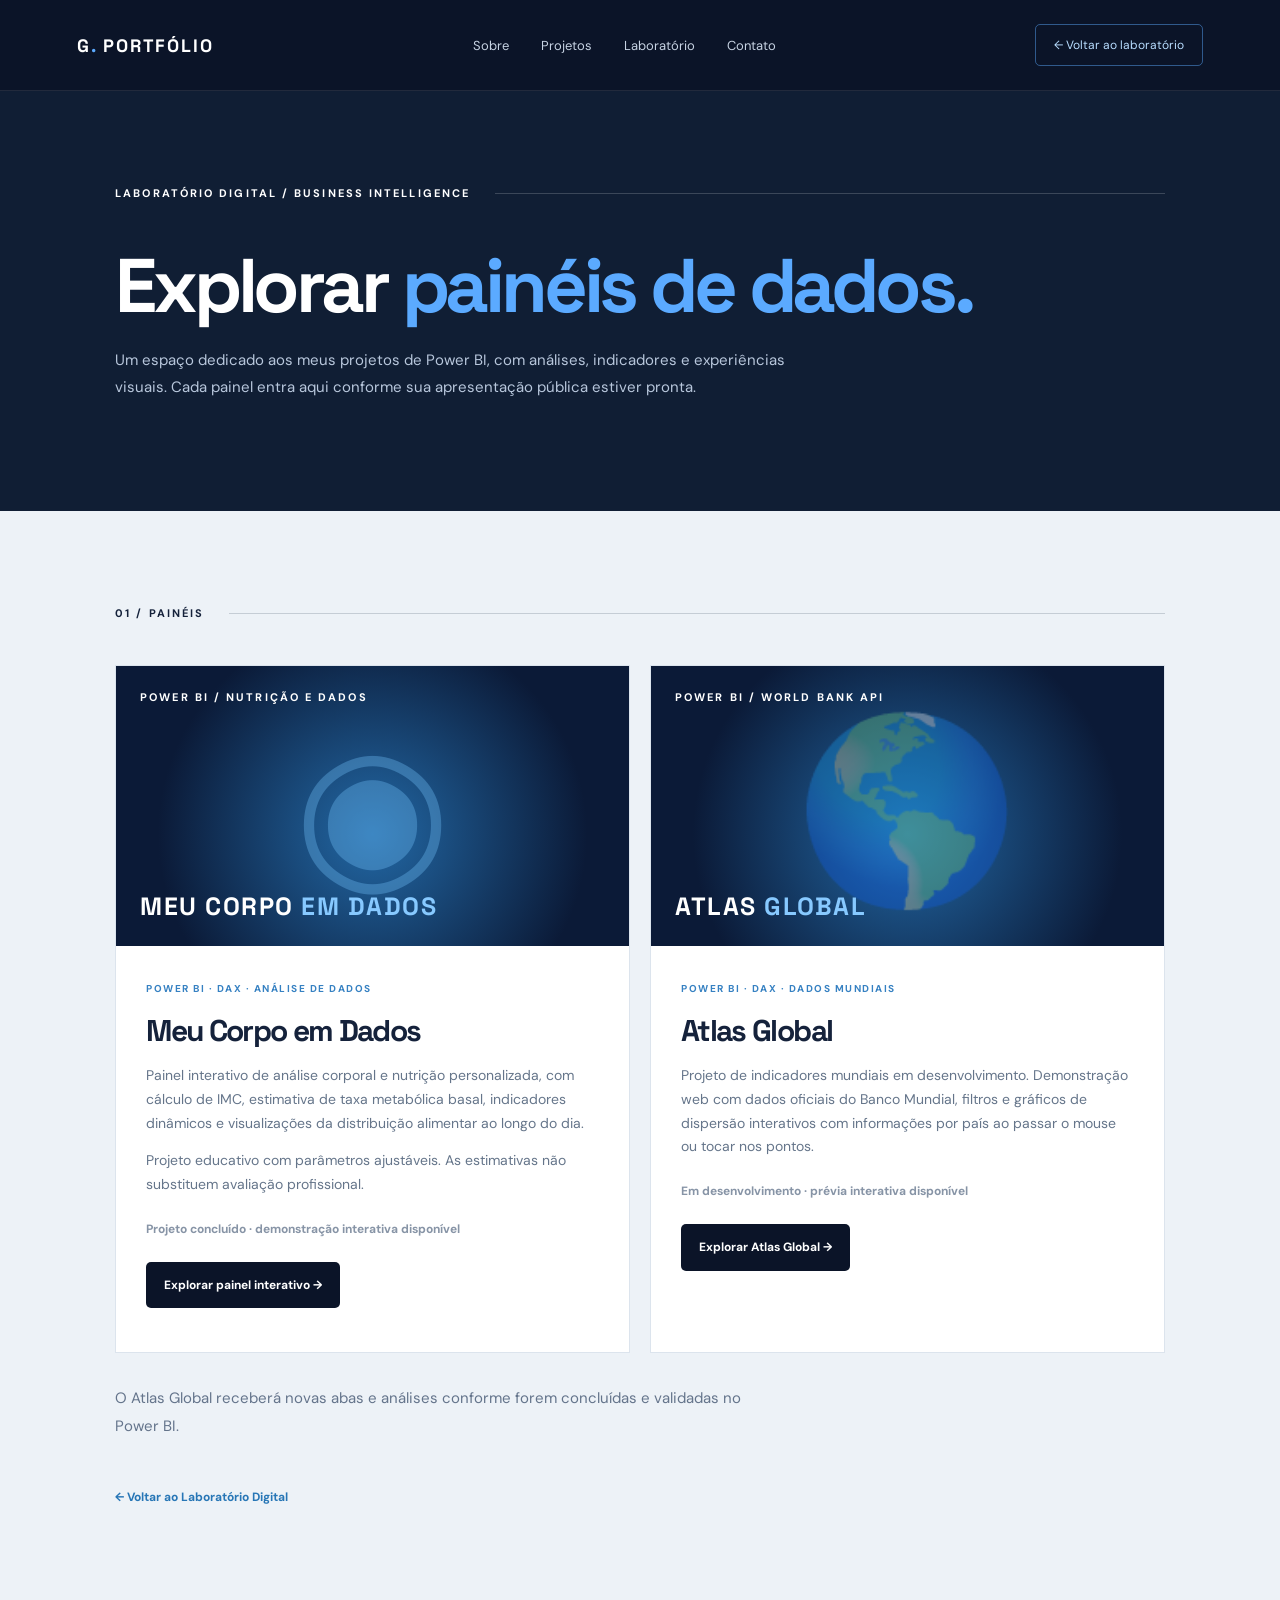
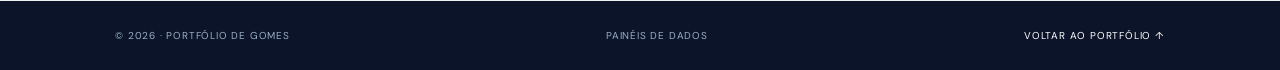
<file: paineis.html>
<!doctype html>
<html lang="pt-BR"><head><meta charset="utf-8"><meta name="viewport" content="width=device-width,initial-scale=1"><meta name="theme-color" content="#0b1428"><meta name="description" content="Painéis de dados e projetos Power BI de Anderson Gomes."><title>Painéis de Dados | Portfólio de Gomes</title><link rel="stylesheet" href="style.css?v=paineis-1"></head>
<body><header class="nav"><a class="brand" href="index.html#inicio">G<span>.</span> PORTFÓLIO</a><nav aria-label="Menu principal"><a href="index.html#sobre">Sobre</a><a href="index.html#projetos">Projetos</a><a href="index.html#laboratorio">Laboratório</a><a href="index.html#contato">Contato</a></nav><a class="navcta" href="index.html#laboratorio">← Voltar ao laboratório</a></header>
<main><section class="section lab"><div class="section-top"><span class="kicker">LABORATÓRIO DIGITAL / BUSINESS INTELLIGENCE</span><span class="section-line"></span></div><h1 style="font:700 clamp(40px,6vw,76px)/1.08 'Space Grotesk',sans-serif;letter-spacing:-.055em;margin:0 0 20px">Explorar <span style="color:#5baaff">painéis de dados.</span></h1><p style="max-width:700px;color:#b8c7dc;line-height:1.8">Um espaço dedicado aos meus projetos de Power BI, com análises, indicadores e experiências visuais. Cada painel entra aqui conforme sua apresentação pública estiver pronta.</p></section>
<section class="section projects"><div class="section-top"><span class="kicker">01 / PAINÉIS</span><span class="section-line"></span></div><div class="project-grid"><article class="project feature"><div class="project-visual atlas"><span class="visual-overline">POWER BI / NUTRIÇÃO E DADOS</span><div class="globe" aria-hidden="true">◉</div><div class="visual-bottom">MEU CORPO <span>EM DADOS</span></div></div><div class="project-info"><span class="tag">POWER BI · DAX · ANÁLISE DE DADOS</span><h2 style="font:700 30px 'Space Grotesk',sans-serif;margin:14px 0">Meu Corpo em Dados</h2><p>Painel interativo de análise corporal e nutrição personalizada, com cálculo de IMC, estimativa de taxa metabólica basal, indicadores dinâmicos e visualizações da distribuição alimentar ao longo do dia.</p><p>Projeto educativo com parâmetros ajustáveis. As estimativas não substituem avaliação profissional.</p><span class="project-status">Projeto concluído · demonstração interativa disponível</span><p><a class="project-link" href="meu-corpo-em-dados.html" style="display:inline-block;background:#0b1428;color:white;padding:13px 18px;border-radius:5px">Explorar painel interativo →</a></p></div></article><article class="project feature"><div class="project-visual atlas"><span class="visual-overline">POWER BI / WORLD BANK API</span><div class="globe" aria-hidden="true">🌎</div><div class="visual-bottom">ATLAS <span>GLOBAL</span></div></div><div class="project-info"><span class="tag">POWER BI · DAX · DADOS MUNDIAIS</span><h2 style="font:700 30px 'Space Grotesk',sans-serif;margin:14px 0">Atlas Global</h2><p>Projeto de indicadores mundiais em desenvolvimento. Demonstração web com dados oficiais do Banco Mundial, filtros e gráficos de dispersão interativos com informações por país ao passar o mouse ou tocar nos pontos.</p><span class="project-status">Em desenvolvimento · prévia interativa disponível</span><p><a class="project-link" href="atlas-global.html" style="display:inline-block;background:#0b1428;color:white;padding:13px 18px;border-radius:5px">Explorar Atlas Global →</a></p></div></article></div><p class="intro" style="margin-top:32px">O Atlas Global receberá novas abas e análises conforme forem concluídas e validadas no Power BI.</p><a class="project-link" href="index.html#laboratorio">← Voltar ao Laboratório Digital</a></section></main><footer><span>© 2026 · PORTFÓLIO DE GOMES</span><span>PAINÉIS DE DADOS</span><a href="index.html#inicio">VOLTAR AO PORTFÓLIO ↑</a></footer></body></html>
</file>
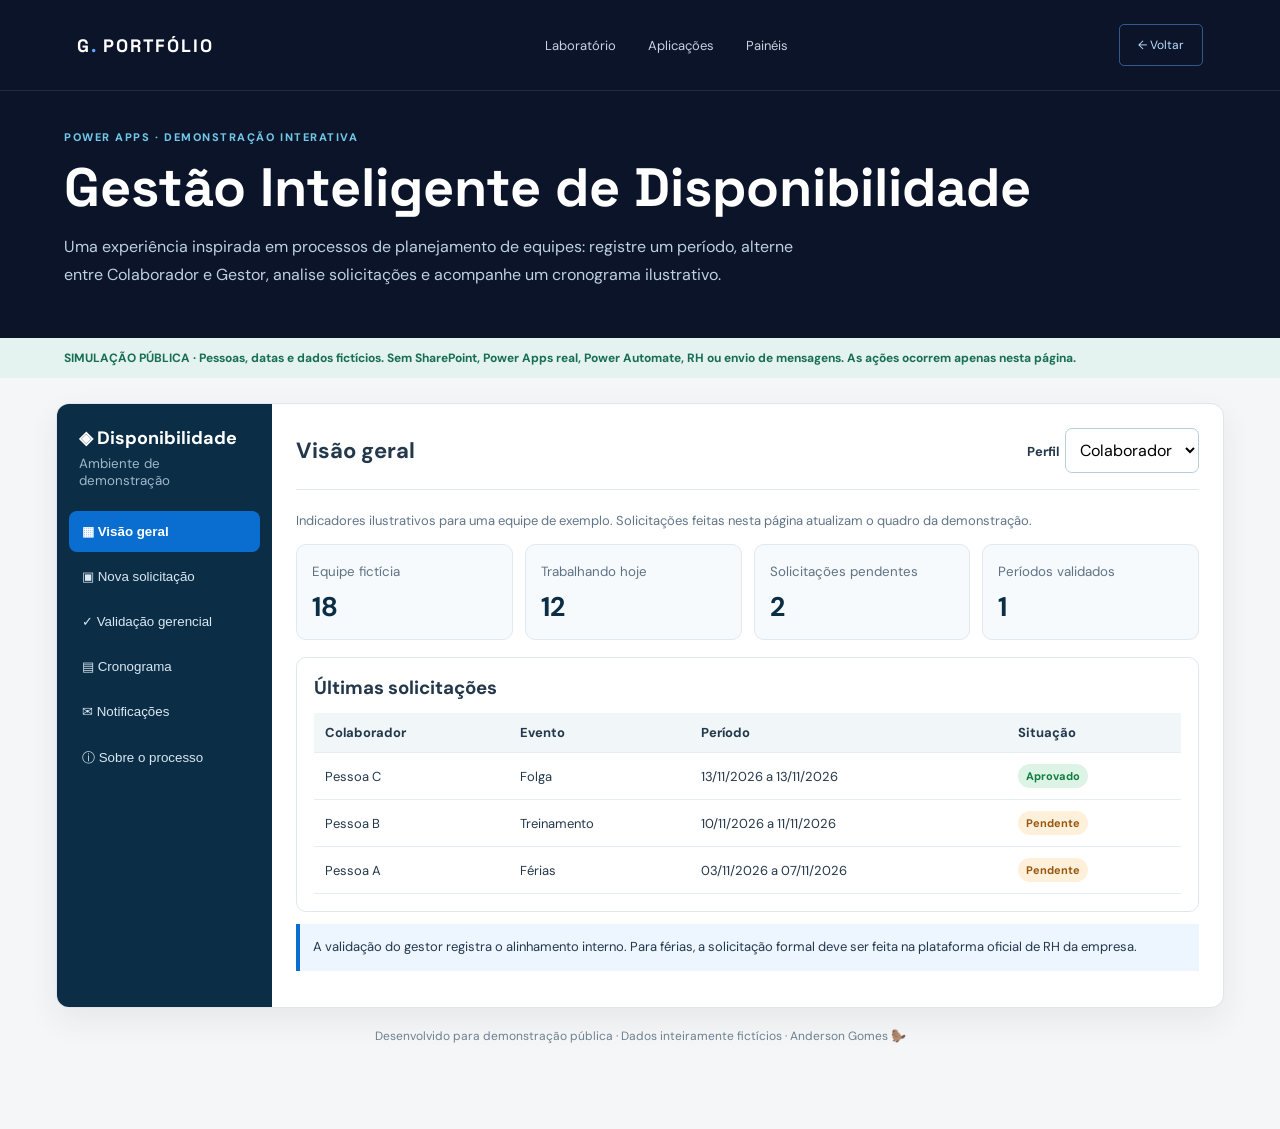
<file: power-apps-demo.html>
<!doctype html><html lang="pt-BR"><head><meta charset="utf-8"><meta name="viewport" content="width=device-width,initial-scale=1"><meta name="theme-color" content="#0b1428"><title>Power Apps · Gestão de Disponibilidade | Portfólio de Gomes</title><link rel="stylesheet" href="style.css"><style>
body{background:#f5f6f7;color:#23384b}.hero-demo{background:#0b1428;color:#fff;padding:34px max(5%,calc((100vw - 1160px)/2))}.hero-demo h1{font:700 clamp(30px,5vw,54px)/1.1 'Space Grotesk',sans-serif;margin:12px 0}.hero-demo p{max-width:770px;color:#bed0e1;line-height:1.7}.safety{background:#e4f3ef;padding:12px 5%;color:#176d55;font-size:12px;font-weight:700}.shell{max-width:1200px;margin:25px auto 65px;padding:0 16px}.app{display:grid;grid-template-columns:215px 1fr;background:#fff;border:1px solid #dfe5e9;border-radius:13px;overflow:hidden;min-height:600px;box-shadow:0 12px 32px #17304b12}.side{background:#0b2d45;color:#fff;padding:22px 12px}.side h2{font-size:18px;margin:0 10px 5px}.side small{display:block;color:#9eb8cc;margin:0 10px 22px}.side button{width:100%;text-align:left;padding:13px;border:0;background:transparent;color:#d9e8f3;border-radius:8px;cursor:pointer;margin-bottom:4px}.side button.active{background:#0a6ed1;color:white;font-weight:700}.main{min-width:0;padding:24px}.top{display:flex;justify-content:space-between;align-items:center;gap:10px;flex-wrap:wrap;border-bottom:1px solid #e2e8ed;padding-bottom:16px;margin-bottom:20px}.top h2{font-size:22px;margin:0}.role{border:1px solid #b8cedd;padding:10px;border-radius:7px;background:white}.view{display:none}.view.active{display:block}.cards{display:grid;grid-template-columns:repeat(4,minmax(0,1fr));gap:12px}.card{background:#f7fafc;border:1px solid #e0e9f0;border-radius:10px;padding:15px}.card small{color:#5d7285}.card strong{display:block;font-size:27px;color:#0b2d45;margin-top:8px}.panel{border:1px solid #dfe7ed;border-radius:10px;padding:17px;margin-top:17px}.panel h3{margin:0 0 13px}.muted{color:#607589;font-size:13px;line-height:1.65}.btn{border:0;background:#0a6ed1;color:#fff;border-radius:7px;padding:11px 14px;font-weight:700;cursor:pointer;margin:5px 5px 5px 0}.btn.alt{background:#e9f1f9;color:#174e80}.btn.warn{background:#fff0df;color:#89500c}.btn.danger{background:#fbe7e7;color:#a32626}.btn:disabled{opacity:.5;cursor:not-allowed}label{display:block;font-size:13px;font-weight:700;margin:12px 0 5px}input,select{padding:10px;border:1px solid #bfcdd8;border-radius:7px;background:white;max-width:100%;width:100%;font:inherit}.fields{display:grid;grid-template-columns:repeat(2,minmax(0,1fr));gap:12px}.tablewrap{overflow:auto}table{width:100%;border-collapse:collapse;min-width:570px;font-size:13px}th,td{text-align:left;padding:11px;border-bottom:1px solid #e6edf1}th{background:#f1f6f9}.pill{display:inline-block;padding:5px 8px;border-radius:20px;font-size:11px;font-weight:700;background:#e8eef6;color:#33536e}.pill.aprovado{background:#dcf3e5;color:#107e3e}.pill.pendente{background:#fff0dc;color:#96560c}.pill.ajuste{background:#e8f1ff;color:#0a6ed1}.pill.rejeitado{background:#fde4e4;color:#a32a2a}.pill.cancelado{background:#eceff2;color:#53616d}.message{border-left:4px solid #0a6ed1;background:#edf5ff;padding:13px;margin:12px 0;font-size:13px;line-height:1.6}.timeline{overflow:auto}.timeline table{min-width:660px}.timeline td{text-align:center}.timeline td:first-child{text-align:left;font-weight:700}.cell{border-radius:5px;padding:6px;font-size:11px;font-weight:700}.working{background:#ddf3e6;color:#107e3e}.vacation{background:#dceafb;color:#155aa0}.boarding{background:#fff0d9;color:#925100}.training{background:#efe6ff;color:#7041a0}.off{background:#e9edf0;color:#53616d}.footnote{text-align:center;color:#6c8091;font-size:12px;padding:20px}.hidden{display:none!important}@media(max-width:800px){.app{grid-template-columns:1fr}.side{display:flex;flex-wrap:wrap;gap:5px;padding:13px}.side h2,.side small{width:100%;margin:0}.side small{margin-bottom:7px}.side button{width:auto;flex:1;min-width:115px;text-align:center;padding:10px;font-size:12px}.main{padding:15px}.cards{grid-template-columns:repeat(2,1fr)}.fields{grid-template-columns:1fr}}
</style></head><body><header class="nav"><a class="brand" href="index.html">G<span>.</span> PORTFÓLIO</a><nav><a href="laboratorio.html">Laboratório</a><a href="aplicacoes.html">Aplicações</a><a href="paineis.html">Painéis</a></nav><a class="navcta" href="index.html#projetos">← Voltar</a></header><section class="hero-demo"><span style="color:#70c7e7;font-size:11px;font-weight:800;letter-spacing:.14em">POWER APPS · DEMONSTRAÇÃO INTERATIVA</span><h1>Gestão Inteligente de Disponibilidade</h1><p>Uma experiência inspirada em processos de planejamento de equipes: registre um período, alterne entre Colaborador e Gestor, analise solicitações e acompanhe um cronograma ilustrativo.</p></section><div class="safety">SIMULAÇÃO PÚBLICA · Pessoas, datas e dados fictícios. Sem SharePoint, Power Apps real, Power Automate, RH ou envio de mensagens. As ações ocorrem apenas nesta página.</div><main class="shell"><div class="app"><aside class="side"><h2>◈ Disponibilidade</h2><small>Ambiente de demonstração</small><button class="active" data-view="home">▦ Visão geral</button><button data-view="request">▣ Nova solicitação</button><button data-view="inbox">✓ Validação gerencial</button><button data-view="timeline">▤ Cronograma</button><button data-view="notifications">✉ Notificações</button><button data-view="about">ⓘ Sobre o processo</button></aside><div class="main"><div class="top"><h2 id="heading">Visão geral</h2><div><label for="role" style="display:inline;margin-right:6px">Perfil</label><select class="role" id="role" style="width:auto"><option value="colab">Colaborador</option><option value="manager">Gestor</option></select></div></div><section class="view active" id="home"><p class="muted">Indicadores ilustrativos para uma equipe de exemplo. Solicitações feitas nesta página atualizam o quadro da demonstração.</p><div class="cards"><div class="card"><small>Equipe fictícia</small><strong>18</strong></div><div class="card"><small>Trabalhando hoje</small><strong>12</strong></div><div class="card"><small>Solicitações pendentes</small><strong id="pendingCount">2</strong></div><div class="card"><small>Períodos validados</small><strong id="approvedCount">1</strong></div></div><div class="panel"><h3>Últimas solicitações</h3><div class="tablewrap"><table><thead><tr><th>Colaborador</th><th>Evento</th><th>Período</th><th>Situação</th></tr></thead><tbody id="recent"></tbody></table></div></div><div class="message">A validação do gestor registra o alinhamento interno. Para férias, a solicitação formal deve ser feita na plataforma oficial de RH da empresa.</div></section><section class="view" id="request"><h3>Registrar intenção de disponibilidade</h3><p class="muted">Simule o envio de uma solicitação. O registro aparecerá na fila gerencial e poderá ser analisado ao alternar o perfil.</p><form id="form"><div class="fields"><div><label for="person">Colaborador fictício</label><select id="person"><option>Pessoa A</option><option>Pessoa B</option><option>Pessoa C</option><option>Pessoa D</option></select></div><div><label for="type">Tipo de evento</label><select id="type"><option>Férias</option><option>Folga</option><option>Embarque</option><option>Treinamento</option><option>Missão</option><option>Ausência</option></select></div><div><label for="start">Data inicial</label><input type="date" id="start" required></div><div><label for="end">Data final</label><input type="date" id="end" required></div></div><button class="btn" type="submit">Encaminhar para análise</button></form><div class="message" id="requestMessage" role="status">O envio é somente local e não cria eventos ou solicitações reais.</div></section><section class="view" id="inbox"><h3>Carteira de solicitações</h3><p class="muted" id="managerNote">Alterne o perfil para Gestor para habilitar as decisões de aprovação.</p><div class="tablewrap"><table><thead><tr><th>Colaborador</th><th>Evento</th><th>Período</th><th>Status</th><th>Ação</th></tr></thead><tbody id="inboxRows"></tbody></table></div><div class="message" id="decisionMessage" role="status">Cada decisão produz uma prévia de notificação, sem envio real.</div></section><section class="view" id="timeline"><h3>Cronograma da equipe</h3><p class="muted">Exemplo de leitura visual por tipo de disponibilidade. A tabela abaixo é ilustrativa; novas solicitações aparecem na carteira, sem alterar retroativamente esta semana fictícia.</p><div class="timeline"><table><thead><tr><th>Equipe</th><th>Seg</th><th>Ter</th><th>Qua</th><th>Qui</th><th>Sex</th></tr></thead><tbody><tr><td>Pessoa A</td><td><span class="cell working">Trabalho</span></td><td><span class="cell working">Trabalho</span></td><td><span class="cell vacation">Férias</span></td><td><span class="cell vacation">Férias</span></td><td><span class="cell vacation">Férias</span></td></tr><tr><td>Pessoa B</td><td><span class="cell boarding">Embarque</span></td><td><span class="cell boarding">Embarque</span></td><td><span class="cell boarding">Embarque</span></td><td><span class="cell working">Trabalho</span></td><td><span class="cell working">Trabalho</span></td></tr><tr><td>Pessoa C</td><td><span class="cell working">Trabalho</span></td><td><span class="cell training">Treinamento</span></td><td><span class="cell training">Treinamento</span></td><td><span class="cell working">Trabalho</span></td><td><span class="cell working">Trabalho</span></td></tr><tr><td>Pessoa D</td><td><span class="cell working">Trabalho</span></td><td><span class="cell working">Trabalho</span></td><td><span class="cell off">Folga</span></td><td><span class="cell off">Folga</span></td><td><span class="cell working">Trabalho</span></td></tr></tbody></table></div></section><section class="view" id="notifications"><h3>Prévia de comunicação automática</h3><p class="muted">Uma representação do que uma integração com Power Automate poderia comunicar após a análise gerencial.</p><div class="panel" id="notificationPreview"><strong>Assunto: Solicitação em análise</strong><p>Olá, Pessoa Exemplo. Seu período foi registrado e está aguardando validação da gestão.</p><p class="muted">Prévia fictícia. Nenhum e-mail ou mensagem é enviado.</p></div></section><section class="view" id="about"><h3>Do planejamento à ciência gerencial</h3><p>O objetivo desta demonstração é ilustrar a intenção de disponibilidade, o alinhamento com a equipe, a análise gerencial e a visualização de compromissos em um cronograma.</p><div class="message"><strong>Regra de governança:</strong> validar internamente um período de férias não significa conceder férias formalmente. Após o alinhamento, o colaborador utiliza o sistema oficial de RH da sua empresa.</div><p class="muted">Protótipo web independente, inspirado em conceitos de UX e processos construídos com Power Apps e Power Automate. Não é uma cópia ou instância de aplicativo corporativo.</p></section></div></div><div class="footnote">Desenvolvido para demonstração pública · Dados inteiramente fictícios · Anderson Gomes 🦫</div></main><script>
const $=x=>document.getElementById(x), records=[{id:1,p:'Pessoa A',t:'Férias',s:'2026-11-03',e:'2026-11-07',status:'Pendente'},{id:2,p:'Pessoa B',t:'Treinamento',s:'2026-11-10',e:'2026-11-11',status:'Pendente'},{id:3,p:'Pessoa C',t:'Folga',s:'2026-11-13',e:'2026-11-13',status:'Aprovado'}];let next=4;const esc=x=>String(x).replace(/[&<>"']/g,c=>({'&':'&amp;','<':'&lt;','>':'&gt;','"':'&quot;',"'":'&#39;'}[c]));const fmt=d=>d.split('-').reverse().join('/');const badge=s=>'<span class="pill '+({Pendente:'pendente',Aprovado:'aprovado',Ajuste:'ajuste',Rejeitado:'rejeitado',Cancelado:'cancelado'}[s]||'')+'">'+esc(s)+'</span>';const period=r=>fmt(r.s)+' a '+fmt(r.e);const views={home:'Visão geral',request:'Nova solicitação',inbox:'Validação gerencial',timeline:'Cronograma',notifications:'Notificações',about:'Sobre o processo'};function show(id){document.querySelectorAll('[data-view]').forEach(b=>b.classList.toggle('active',b.dataset.view===id));document.querySelectorAll('.view').forEach(v=>v.classList.toggle('active',v.id===id));$('heading').textContent=views[id];render()}document.querySelectorAll('[data-view]').forEach(b=>b.onclick=()=>show(b.dataset.view));function render(){$('pendingCount').textContent=records.filter(r=>r.status==='Pendente').length;$('approvedCount').textContent=records.filter(r=>r.status==='Aprovado').length;$('recent').innerHTML=records.slice().reverse().map(r=>'<tr><td>'+esc(r.p)+'</td><td>'+esc(r.t)+'</td><td>'+period(r)+'</td><td>'+badge(r.status)+'</td></tr>').join('');let manager=$('role').value==='manager';$('managerNote').textContent=manager?'Perfil Gestor: avalie os pedidos fictícios.':'Perfil Colaborador: decisões disponíveis somente no perfil Gestor.';$('inboxRows').innerHTML=records.slice().reverse().map(r=>'<tr><td>'+esc(r.p)+'</td><td>'+esc(r.t)+'</td><td>'+period(r)+'</td><td>'+badge(r.status)+'</td><td>'+(r.status==='Pendente'&&manager?'<button class="btn" data-id="'+r.id+'" data-action="Aprovado">Aprovar</button><button class="btn warn" data-id="'+r.id+'" data-action="Ajuste">Pedir ajuste</button><button class="btn danger" data-id="'+r.id+'" data-action="Rejeitado">Rejeitar</button>':'<span class="muted">'+(r.status==='Pendente'?'Aguardando gestor':'Decisão registrada')+'</span>')+'</td></tr>').join('')} $('role').onchange=render;$('form').onsubmit=e=>{e.preventDefault();let s=$('start').value,end=$('end').value;if(!s||!end||end<s){$('requestMessage').textContent='Confira as datas: o término não pode ser anterior ao início.';return}let r={id:next++,p:$('person').value,t:$('type').value,s,e:end,status:'Pendente'};records.push(r);$('requestMessage').textContent='Solicitação fictícia #'+r.id+' registrada como Pendente. Alterne para Gestor e abra Validação gerencial.';$('decisionMessage').textContent='Nova solicitação fictícia #'+r.id+' aguardando análise.';$('notificationPreview').innerHTML='<strong>Assunto: Solicitação em análise</strong><p>'+esc(r.p)+', seu período de '+esc(r.t.toLowerCase())+' ('+period(r)+') foi registrado para análise gerencial.</p><p class="muted">Prévia local: nenhuma mensagem foi enviada.</p>';render()};$('inboxRows').onclick=e=>{let b=e.target.closest('button[data-action]');if(!b||$('role').value!=='manager')return;let r=records.find(x=>x.id===Number(b.dataset.id));if(!r||r.status!=='Pendente')return;r.status=b.dataset.action;let note=r.status==='Aprovado'?(r.t==='Férias'?'Período alinhado com a gestão. Realize a solicitação formal na plataforma oficial de RH.':'Período validado na demonstração.'):r.status==='Ajuste'?'A gestão solicitou revisão do período demonstrativo.':'A solicitação demonstrativa foi rejeitada.';$('decisionMessage').textContent='Solicitação #'+r.id+': '+r.status+'. '+note;$('notificationPreview').innerHTML='<strong>Assunto: Atualização da solicitação #'+r.id+'</strong><p>Olá, '+esc(r.p)+'. Situação: <strong>'+esc(r.status)+'</strong>.</p><p>'+esc(note)+'</p><p class="muted">Prévia fictícia; nenhuma mensagem foi enviada.</p>';render()};render();
</script></body></html>
</file>
<file: style.css>
@import url('https://fonts.googleapis.com/css2?family=DM+Sans:wght@400;500;600;700&family=Space+Grotesk:wght@400;500;600;700&display=swap');:root{--navy:#0b1428;--navy2:#101f38;--blue:#5baaff;--white:#f8fafc;--ink:#15223b}*{box-sizing:border-box}html{scroll-behavior:smooth}body{margin:0;font-family:'DM Sans',sans-serif;color:var(--ink);background:var(--white)}a{color:inherit;text-decoration:none}.nav{background:var(--navy);color:white;display:flex;align-items:center;justify-content:space-between;padding:24px 6%;border-bottom:1px solid #ffffff18}.brand{font:700 18px 'Space Grotesk',sans-serif;letter-spacing:.1em}.brand span{color:var(--blue)}nav{display:flex;gap:32px}nav a{font-size:13px;color:#c7d3e3}.navcta{border:1px solid #5baaff77;border-radius:5px;padding:12px 18px;font-size:12px;color:#b8ddff}.hero{background:var(--navy);color:white;min-height:650px;display:grid;grid-template-columns:1.1fr .9fr;overflow:hidden}.hero-inner{padding:105px 5% 85px 11%;position:relative;z-index:1}.eyebrow,.kicker,.visual-overline{font-size:11px;font-weight:700;letter-spacing:.19em}.eyebrow{color:#a6d0ff}.dot{display:inline-block;width:7px;height:7px;border-radius:50%;background:#6de3ba;margin-right:9px}.hero h1,.section h2{font-family:'Space Grotesk',sans-serif;letter-spacing:-.055em;line-height:1.08}.hero h1{font-size:clamp(46px,5.3vw,86px);max-width:740px;margin:27px 0}.hero h1 em,.projects h2 em,.lab h2 em,.contact h2 em{font-style:normal;color:var(--blue)}.lead{color:#aebed2;max-width:570px;line-height:1.85;font-size:15px}.actions{display:flex;gap:12px;flex-wrap:wrap;margin-top:32px}.button{display:inline-flex;gap:28px;justify-content:space-between;align-items:center;border-radius:5px;padding:17px 22px;font-size:13px;font-weight:700}.primary{background:var(--blue);color:#07182d}.secondary{border:1px solid #566781;color:white}.stack{display:flex;gap:20px;flex-wrap:wrap;color:#8294af;font-size:10px;font-weight:700;letter-spacing:.14em;margin-top:85px}.hero-art{position:relative;display:grid;place-items:center;background:radial-gradient(circle at 45% 45%,#173b69,#0b1428 65%);min-height:480px}.orb{position:absolute;border:1px solid #5baaff3d;border-radius:50%;width:550px;height:550px}.orb2{width:380px;height:380px}.art-card{width:73%;aspect-ratio: .95;border:1px solid #6bb4ff55;background:linear-gradient(145deg,#1c3d65bb,#0c1b33dd);backdrop-filter:blur(12px);padding:30px;display:flex;flex-direction:column;justify-content:space-between;transform:rotate(-5deg);box-shadow:20px 30px 90px #0006}.art-label{font-size:10px;letter-spacing:.2em;color:#a7d7ff}.art-card strong{font:700 clamp(35px,4vw,66px)/1.02 'Space Grotesk';letter-spacing:-.06em}.art-card i{font-style:normal;color:var(--blue)}.art-grid{border-top:1px solid #ffffff44;padding-top:17px;display:grid;grid-template-columns:1fr 1fr;gap:12px;font-size:9px;color:#a8c7e7;letter-spacing:.12em}.section{padding:95px 9%}.section-top{display:flex;gap:25px;align-items:center;margin-bottom:45px}.kicker{white-space:nowrap}.section-line{height:1px;background:currentColor;opacity:.18;flex:1}.counter{font-size:11px}.about{display:grid;grid-template-columns:1fr 1fr;gap:10%}.section h2{font-size:clamp(37px,4.6vw,66px);margin:0}.about h2 span{color:#7c8ba0}.about p,.intro,.lab p,.contact p{line-height:1.85;color:#64748b;font-size:15px}.chips{display:flex;gap:9px;flex-wrap:wrap;margin-top:25px}.chips span{border:1px solid #d8e0e9;border-radius:4px;padding:9px 12px;font-size:11px}.projects{background:#edf2f7}.projects h2{margin-bottom:15px}.intro{max-width:630px;margin-bottom:38px}.project-grid{display:grid;grid-template-columns:repeat(2,minmax(0,1fr));gap:20px}.project{background:white;border:1px solid #dce4ed;overflow:hidden}.project-visual{height:280px;position:relative;padding:24px;display:flex;flex-direction:column;justify-content:space-between;color:white;overflow:hidden}.atlas{background:radial-gradient(circle at 50% 60%,#2268a5,#0b1a37 70%)}.trinca{background:radial-gradient(circle at 55% 55%,#284c62,#0a1c2a 70%)}.globe{text-align:center;font-size:180px;line-height:1;color:#74c7ff55;position:absolute;inset:55px 0 0}.trinca-symbol{font:700 130px 'Space Grotesk';text-align:center;color:#8de4d1;letter-spacing:-.12em}.trinca-symbol span{font-size:45px;vertical-align:top}.visual-overline,.visual-bottom{position:relative;z-index:1}.visual-bottom{font:700 25px 'Space Grotesk';letter-spacing:.06em}.visual-bottom span{color:#87c9ff}.project-info{padding:30px}.tag{font-size:10px;letter-spacing:.15em;font-weight:700;color:#3681c2}.project h3{font:700 28px 'Space Grotesk';letter-spacing:-.04em;margin:13px 0}.project p{color:#65758a;font-size:14px;line-height:1.7}.project-link,.project-status{font-size:12px;font-weight:700;color:#2776b6;display:inline-block;margin-top:10px}.project-status{color:#8794a6}.compact{padding:30px;min-height:270px}.project-number{font-size:11px;color:#8493a7}.compact-icon{font-size:52px;color:#4b99dd;margin:15px 0}.lab{background:#101e34;color:white}.lab-inner{display:grid;grid-template-columns:1fr 1fr;gap:12%}.lab p{color:#aabbd0}.lab-list>div{border-bottom:1px solid #ffffff2b;padding:23px 0;display:flex;gap:22px;align-items:center;font-weight:600}.lab-list span{font-size:11px;color:#6eaddf}.lab-list b{margin-left:auto;color:#7bc5ff}.contact{background:#f9fbfd}.contact h2{margin:20px 0}.contact p{max-width:520px}.contact-note{font-size:12px;color:#8492a5;align-self:center}.contact .primary{background:var(--navy);color:white}footer{background:#0b1428;color:#9baec8;padding:28px 9%;display:flex;justify-content:space-between;gap:20px;font-size:10px;letter-spacing:.08em}footer a{color:white}@media(max-width:850px){.nav{padding:20px 6%}nav{gap:14px}nav a{font-size:11px}.navcta{display:none}.hero{grid-template-columns:1fr}.hero-inner{padding:75px 7% 45px}.hero-art{min-height:350px}.art-card{width:250px;max-height:300px}.art-card strong{font-size:37px}.stack{margin-top:50px}.section{padding:70px 7%}.about,.lab-inner{grid-template-columns:1fr;gap:25px}.project-visual{height:230px}}@media(max-width:560px){.nav{flex-wrap:wrap;gap:17px}.brand{font-size:15px}nav{width:100%;justify-content:space-between}.hero h1{font-size:48px}.project-grid{grid-template-columns:1fr}.section h2{font-size:41px}.section-top{gap:12px}.kicker{font-size:9px}footer{flex-direction:column}.trinca-symbol{font-size:100px}}
.analyst{background:#0b1428;color:#fff}.analyst-inner{display:grid;grid-template-columns:.95fr 1.05fr;gap:7%;align-items:center}.analyst h2{margin:18px 0 22px}.analyst h2 em{font-style:normal;color:#f5ae32}.analyst p{color:#b8c7dc;font-size:15px;line-height:1.85}.analyst-art{min-height:390px;padding:35px;display:flex;flex-direction:column;justify-content:space-between;background:radial-gradient(circle at 75% 20%,#205177,#0b1d33 65%);border:1px solid #2e557b;border-radius:12px;box-shadow:0 25px 70px #0004}.analyst-overline,.analyst-caption{font-size:10px;letter-spacing:.12em;font-weight:700;color:#e9aa35;line-height:1.7}.analyst-mark{font:700 clamp(36px,4.5vw,65px)/1.08 'Space Grotesk',sans-serif;letter-spacing:-.05em}.analyst-mark em{font-style:normal;color:#f5ae32}.instagram-button{margin-top:20px;color:#fff;background:linear-gradient(110deg,#7138bd,#d62976,#f58529);justify-content:center}.instagram-outline{border:1px solid #c4d1e3;color:#132744}.contact .instagram-outline{color:#132744}.analyst .kicker{color:#e9aa35}@media(max-width:850px){.analyst-inner{grid-template-columns:1fr;gap:35px}.analyst-art{min-height:310px}}@media(max-width:560px){.analyst-art{padding:24px}.analyst-mark{font-size:42px}.nav nav{flex-wrap:wrap;justify-content:flex-start;gap:12px 19px}}

.hero-photo{position:absolute;inset:0;width:100%;height:100%;object-fit:cover;object-position:center 23%;z-index:1}.hero-art:after{content:"";position:absolute;inset:40% 0 0;background:linear-gradient(transparent,#081322df);z-index:1;pointer-events:none}.hero-photo-label{position:absolute;z-index:2;left:8%;right:8%;bottom:9%;display:flex;flex-direction:column;gap:8px;text-shadow:0 2px 12px #0009}.hero-photo-label span{font:700 clamp(25px,3vw,42px) 'Space Grotesk',sans-serif;letter-spacing:-.04em}.hero-photo-label strong{font-size:12px;letter-spacing:.12em;color:#d8e9f7}.about-visual img{display:block;width:100%;height:270px;object-fit:cover;object-position:center 35%;border-radius:8px;margin-bottom:30px}.about-visual h2{font-size:clamp(32px,3.6vw,54px)}.analyst-photo-card{padding:0;overflow:hidden;min-height:0;position:relative;display:block;background:#081527}.analyst-photo-card img{display:block;width:100%;height:470px;object-fit:cover;object-position:center 30%}.analyst-photo-credit{position:absolute;bottom:0;left:0;right:0;padding:17px 22px;background:linear-gradient(transparent,#081527ef);color:#f7c45d;font-size:11px;font-weight:700;letter-spacing:.13em}@media(max-width:850px){.hero-photo{object-position:center 20%}.hero-art{min-height:440px}.analyst-photo-card img{height:410px}}@media(max-width:560px){.hero-art{min-height:410px}.hero-photo-label{bottom:7%}.about-visual img{height:240px}.analyst-photo-card img{height:360px}}

/* Correção definitiva de largura e responsividade no celular */
html,body{width:100%;max-width:100%;overflow-x:clip}img{max-width:100%}.hero{grid-template-columns:minmax(0,1.1fr) minmax(0,.9fr);width:100%;max-width:100%}.hero-inner,.hero-art,.about>*,.analyst-inner>*,.project-grid>*{min-width:0}.hero-inner{overflow-wrap:anywhere}.hero-art{overflow:hidden}.hero-photo{max-width:none}.hero-photo-label{overflow-wrap:anywhere}.actions>*{max-width:100%}.contact-grid{display:grid;grid-template-columns:repeat(2,minmax(0,1fr));gap:12px;margin-top:34px}.contact-person{grid-column:1/-1}.contact-person h3{font:700 27px 'Space Grotesk',sans-serif;margin:9px 0}.contact-label,.contact-item span{display:block;font-size:10px;letter-spacing:.14em;font-weight:700;color:#6485a6}.contact-item{border:1px solid #d9e3ed;border-radius:8px;padding:21px;background:white;min-width:0;transition:border-color .2s,transform .2s}.contact-item:hover{border-color:#4c99df;transform:translateY(-2px)}.contact-item strong{display:block;font-size:clamp(13px,1.6vw,19px);overflow-wrap:anywhere;margin-top:10px;color:#132b49}.contact-person p{margin:0}.contact h2{max-width:800px}@media(max-width:850px){.hero{grid-template-columns:minmax(0,1fr)}.hero-inner{padding:65px 7% 45px}.hero-art{width:100%;min-width:0;min-height:420px}.hero-photo{width:100%;height:100%;object-fit:cover;object-position:center 24%}.hero h1{font-size:clamp(38px,9vw,60px)}.lead{max-width:100%}.stack{gap:12px;margin-top:38px}.contact-grid{grid-template-columns:minmax(0,1fr)}}@media(max-width:560px){.hero-inner{padding:58px 6% 38px}.hero-art{min-height:400px}.hero-photo{object-position:center 22%}.hero-photo-label span{font-size:28px}.hero h1{font-size:clamp(38px,11vw,50px)}.button{gap:12px;padding:15px 16px}.stack{font-size:9px}.section{padding-left:6%;padding-right:6%}.contact-item{padding:18px}.contact-item strong{font-size:16px}}

/* MOBILE REBUILD 3: regras finais sem sobreposicao e sem recorte */
@media(max-width:850px){html{overflow-x:hidden}body{width:100%;min-width:0;overflow-x:hidden}.nav{width:100%;display:flex;flex-wrap:wrap;gap:14px;padding:18px 5%}.nav nav{width:100%;display:flex;flex-wrap:wrap;justify-content:flex-start;gap:12px 18px}.nav nav a{font-size:12px}.hero{display:flex!important;flex-direction:column!important;grid-template-columns:none!important;width:100%!important;min-width:0!important;min-height:0!important;overflow:hidden!important}.hero-inner{width:100%!important;min-width:0!important;max-width:100%!important;padding:52px 6% 35px!important}.hero h1{font-size:clamp(34px,9vw,56px)!important;line-height:1.13!important;letter-spacing:-.04em!important;overflow-wrap:normal!important;word-break:normal!important}.lead{font-size:15px!important;line-height:1.7!important;max-width:100%!important}.actions{display:flex!important;flex-wrap:wrap!important;gap:10px!important}.actions .button{flex:0 1 auto!important;max-width:100%!important;white-space:normal!important;text-align:center!important;overflow-wrap:normal!important}.stack{margin-top:34px!important;gap:12px 18px!important}.hero-art{display:block!important;position:relative!important;min-height:0!important;height:auto!important;width:100%!important;max-width:100%!important;overflow:hidden!important;background:#0b1428!important}.hero-photo{display:block!important;position:relative!important;inset:auto!important;width:100%!important;max-width:100%!important;height:auto!important;object-fit:contain!important;object-position:center!important}.hero-art:after{display:none!important}.hero-photo-label{display:none!important}.section{width:100%;min-width:0;padding:62px 6%!important}.section h2{font-size:clamp(30px,8vw,43px)!important;line-height:1.16!important;letter-spacing:-.04em!important;overflow-wrap:normal!important}.section-top{min-width:0;flex-wrap:wrap}.kicker{white-space:normal!important}.about,.lab-inner,.analyst-inner{display:grid!important;grid-template-columns:minmax(0,1fr)!important;gap:28px!important}.about-visual,.analyst-inner>div,.lab-inner>div{min-width:0!important;width:100%!important}.about-visual img{width:100%;height:auto;max-height:380px;object-fit:contain;background:#e8edf3}.analyst-photo-card{display:block!important;min-height:0!important;padding:0!important;width:100%!important;overflow:hidden!important}.analyst-photo-card img{display:block!important;width:100%!important;max-width:100%!important;height:auto!important;object-fit:contain!important;object-position:center!important}.analyst-photo-credit{position:relative!important;display:block!important;background:#10253e!important;line-height:1.5}.analyst h2,.analyst p{color:inherit}.analyst p{color:#b8c7dc}.project-grid{grid-template-columns:minmax(0,1fr)!important}.project,.project-info,.contact-item{min-width:0!important}.contact-grid{grid-template-columns:minmax(0,1fr)!important}.contact-item strong{overflow-wrap:anywhere!important}.contact h2 br{display:none}footer{flex-wrap:wrap}.trinca-symbol{font-size:clamp(65px,20vw,100px)!important}}
@media(max-width:400px){.hero h1{font-size:36px!important}.nav nav{gap:10px 14px}.actions .button{width:100%!important;justify-content:center!important}.hero-inner{padding-top:42px!important}.section{padding-top:52px!important;padding-bottom:52px!important}}

/* Vitrine Analista Invisivel: funciona sem imagem recortada */
.analyst-showcase{min-width:0;width:100%;border:1px solid #274765;border-radius:20px;overflow:hidden;background:#071426;box-shadow:0 24px 55px #0003}.showcase-heading{padding:27px 25px 24px;background:radial-gradient(circle at 85% 0%,#1c4463 0%,transparent 55%),#081729;display:flex;flex-direction:column;gap:13px}.showcase-heading>span{color:#ffbd40;font-size:12px;letter-spacing:.16em;font-weight:800}.showcase-heading strong{color:white;font-family:'Space Grotesk',sans-serif;font-size:clamp(27px,3vw,43px);line-height:1.05;letter-spacing:-.035em}.showcase-heading em{font-style:normal;color:#ffb22d}.showcase-heading small{color:#a9c5dc;letter-spacing:.17em;font-size:10px}.showcase-tiles{display:grid;grid-template-columns:repeat(2,minmax(0,1fr));gap:9px;padding:10px}.showcase-tile{min-width:0;min-height:122px;padding:17px 15px;border:1px solid #27425d;border-radius:12px;display:flex;flex-direction:column;justify-content:space-between;gap:8px;background:#10253b}.showcase-tile span{font-size:11px;letter-spacing:.09em;font-weight:800;color:#ffcb52}.showcase-tile strong{font-size:clamp(14px,1.5vw,19px);line-height:1.25;color:#fff;overflow-wrap:break-word}.showcase-tile small{font-size:11px;line-height:1.4;color:#b9cbe0}.showcase-tile.python span{color:#80c8ff}.showcase-tile.sql span{color:#72e4e4}.showcase-tile.powerapps span{color:#e7a6ff}.showcase-tile.automate span{color:#7bd4b2}.showcase-tile.community span{color:#ffb1cf}.showcase-link{display:block;text-align:center;padding:18px 12px;color:#ffcb52;font-size:11px;letter-spacing:.08em;font-weight:800;border-top:1px solid #27425d}.showcase-link:hover{background:#17314a}@media(max-width:850px){.analyst-showcase{max-width:100%}.showcase-heading{padding:24px 20px}.showcase-tiles{grid-template-columns:repeat(2,minmax(0,1fr))}.showcase-tile{min-height:116px;padding:14px 12px}}@media(max-width:360px){.showcase-tiles{grid-template-columns:minmax(0,1fr)}}

/* Arte aprovada do Analista Invisivel: enquadramento integral */
.analyst-artwork{width:100%;min-width:0;max-width:100%;border:1px solid #294867;border-radius:18px;overflow:hidden;background:#081426}.analyst-artwork img{display:block;width:100%;max-width:100%;height:auto!important;max-height:none!important;object-fit:contain!important;object-position:center!important}.artwork-link{display:block;text-align:center;background:#10253e;color:#ffcb52;padding:17px 12px;font-size:11px;font-weight:800;letter-spacing:.08em;line-height:1.5}.artwork-link:hover{background:#193955}@media(max-width:850px){.analyst-artwork{width:100%;max-width:100%;min-width:0}.analyst-artwork img{width:100%;height:auto!important;object-fit:contain!important}}

/* Fotografias originais discretas na seção Sobre, sem alterar a imagem principal */
.personal-photos{margin:22px 0 4px}.personal-photos-label{display:block;font-size:10px;font-weight:700;letter-spacing:.13em;color:#72839a;margin-bottom:10px}.personal-photo-strip{display:flex;gap:9px;align-items:center}.personal-photo-strip img{width:64px;height:64px;object-fit:cover;object-position:center 30%;border-radius:8px;border:2px solid #fff;box-shadow:0 2px 10px #15223b24}.personal-photo-strip img:nth-child(2){object-position:center 20%}@media(max-width:560px){.personal-photo-strip img{width:56px;height:56px}}

/* Galeria de ambientação profissional: fotos em destaque sem substituir o retrato principal */
.work-gallery{margin:27px 0 26px}.work-gallery-heading{margin-bottom:14px}.work-gallery-kicker{display:block;font-size:10px;font-weight:800;letter-spacing:.16em;color:#4387c5;margin-bottom:7px}.work-gallery-heading strong{font:700 clamp(23px,2.4vw,32px)/1.15 'Space Grotesk',sans-serif;letter-spacing:-.04em;color:#15223b}.work-gallery-heading strong span{color:#5baaff}.work-gallery-heading p{font-size:12px;line-height:1.6;color:#718198;margin:9px 0 0}.work-gallery-grid{display:grid;grid-template-columns:repeat(2,minmax(0,1fr));gap:12px}.work-gallery-grid figure{margin:0;min-width:0;overflow:hidden;border-radius:10px;background:#fff;border:1px solid #dce4ed;box-shadow:0 5px 18px #15223b0c}.work-gallery-grid img{display:block;width:100%;height:clamp(125px,13vw,195px);object-fit:cover;object-position:center}.work-gallery-grid figcaption{padding:10px 11px;font-size:11px;font-weight:700;color:#506580}@media(max-width:560px){.work-gallery-grid{gap:9px}.work-gallery-grid img{height:130px}.work-gallery-grid figcaption{font-size:10px;padding:9px}}

/* Registros de formatura: seção própria, sem afetar galeria profissional */
.graduation-gallery{margin:28px 0 27px;padding:19px;border:1px solid #d9e3ee;border-radius:13px;background:#fff}.graduation-heading{margin-bottom:15px}.graduation-kicker{display:block;font-size:10px;font-weight:800;letter-spacing:.15em;color:#4387c5;margin-bottom:8px}.graduation-heading strong{font:700 clamp(23px,2.4vw,31px)/1.2 'Space Grotesk',sans-serif;letter-spacing:-.035em;color:#15223b}.graduation-heading strong span{color:#5baaff}.graduation-heading p{font-size:12px;line-height:1.65;color:#718198;margin:9px 0 0}.graduation-grid{display:grid;grid-template-columns:repeat(2,minmax(0,1fr));gap:12px}.graduation-grid figure{margin:0;min-width:0;overflow:hidden;border-radius:9px;background:#f3f6fa}.graduation-grid img{display:block;width:100%;height:clamp(160px,18vw,245px);object-fit:cover;object-position:center}.graduation-grid figcaption{padding:10px 11px;font-size:11px;font-weight:700;color:#506580}@media(max-width:560px){.graduation-gallery{padding:13px}.graduation-grid{gap:9px}.graduation-grid img{height:165px}.graduation-grid figcaption{font-size:10px;padding:9px}}
</file>
